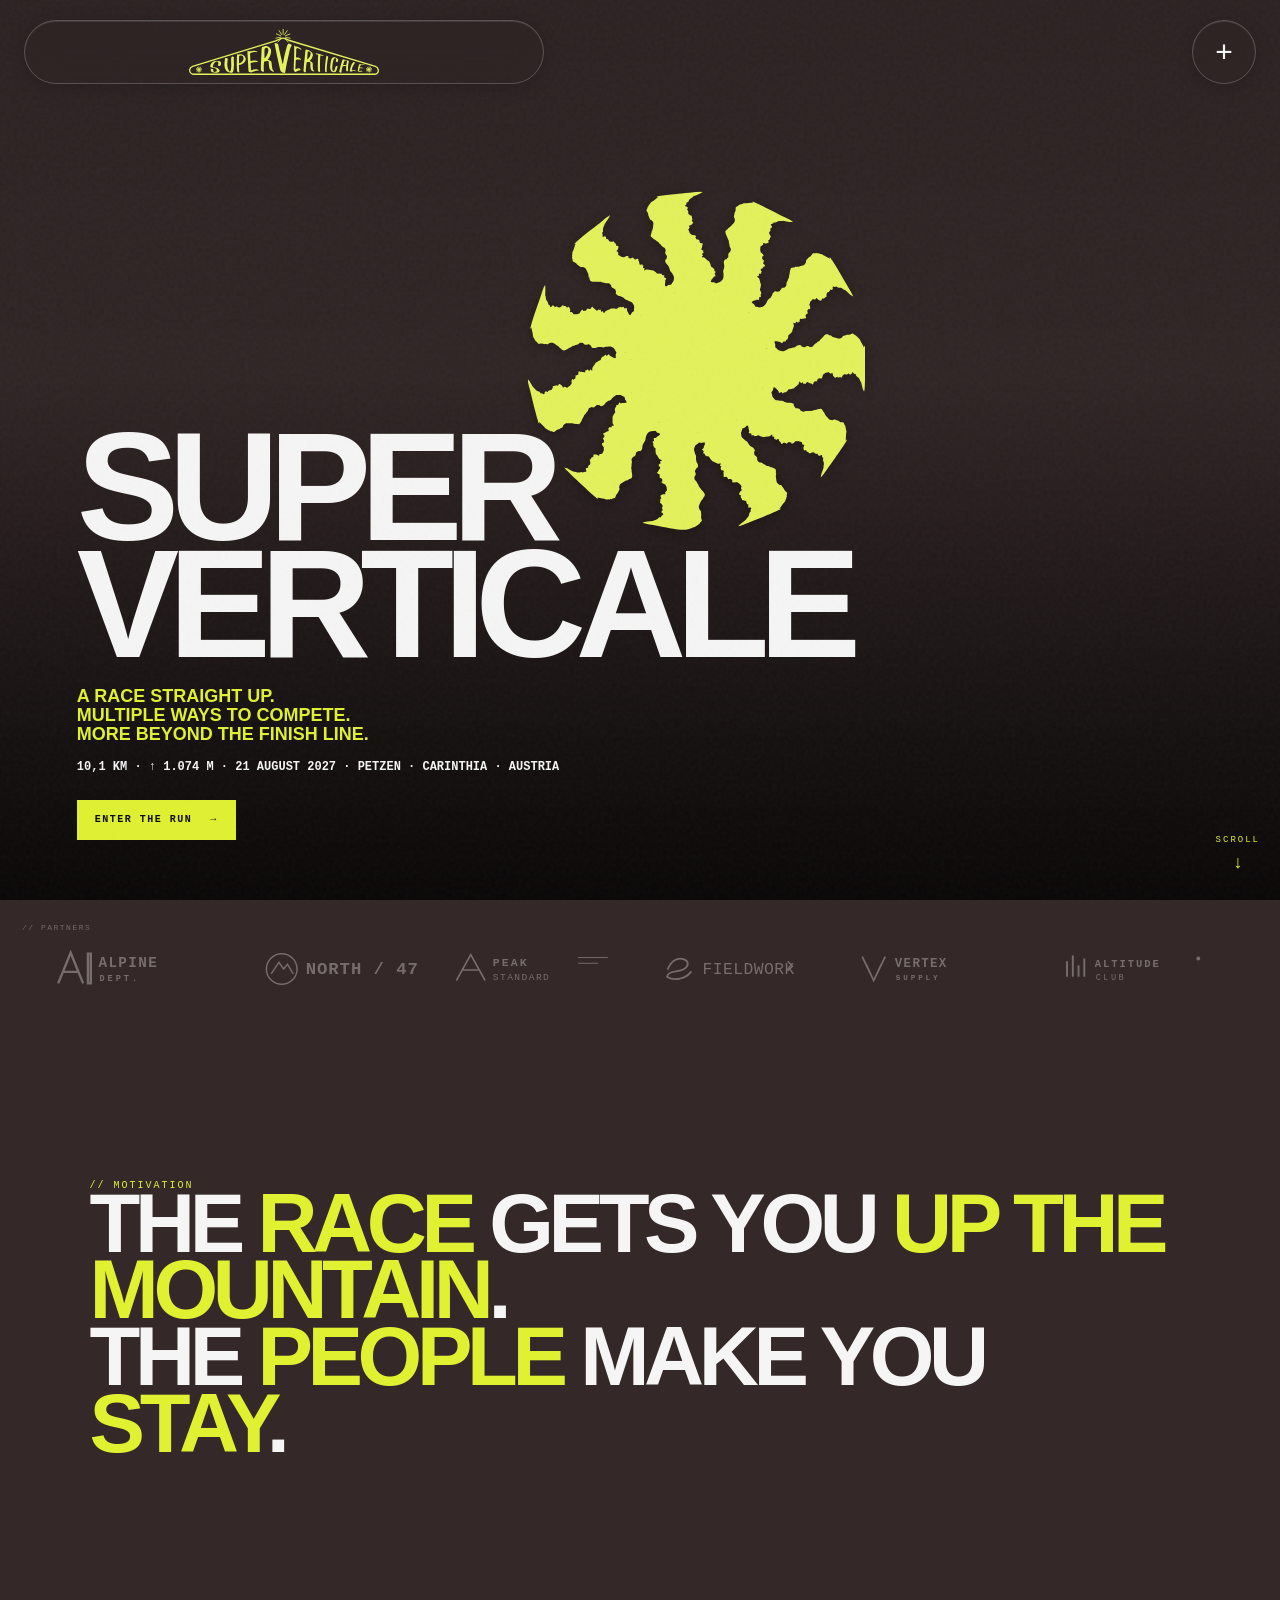
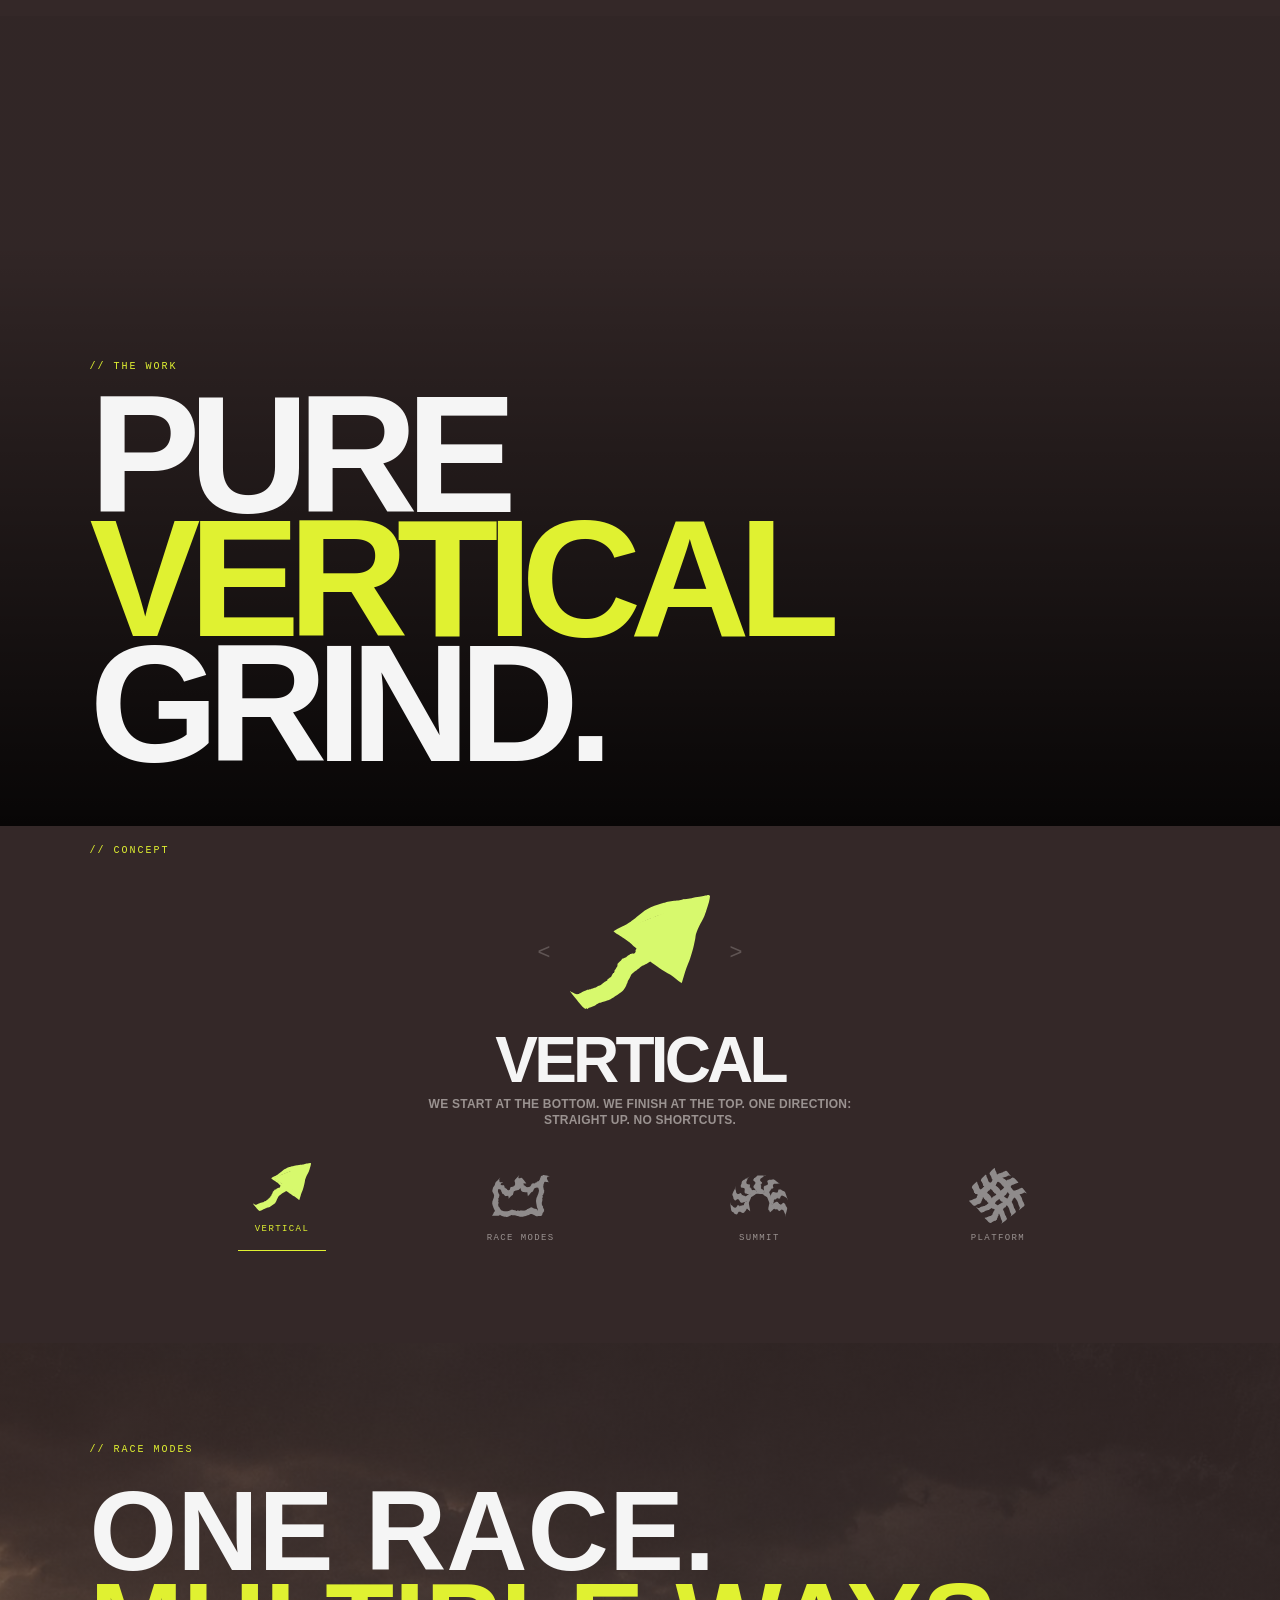
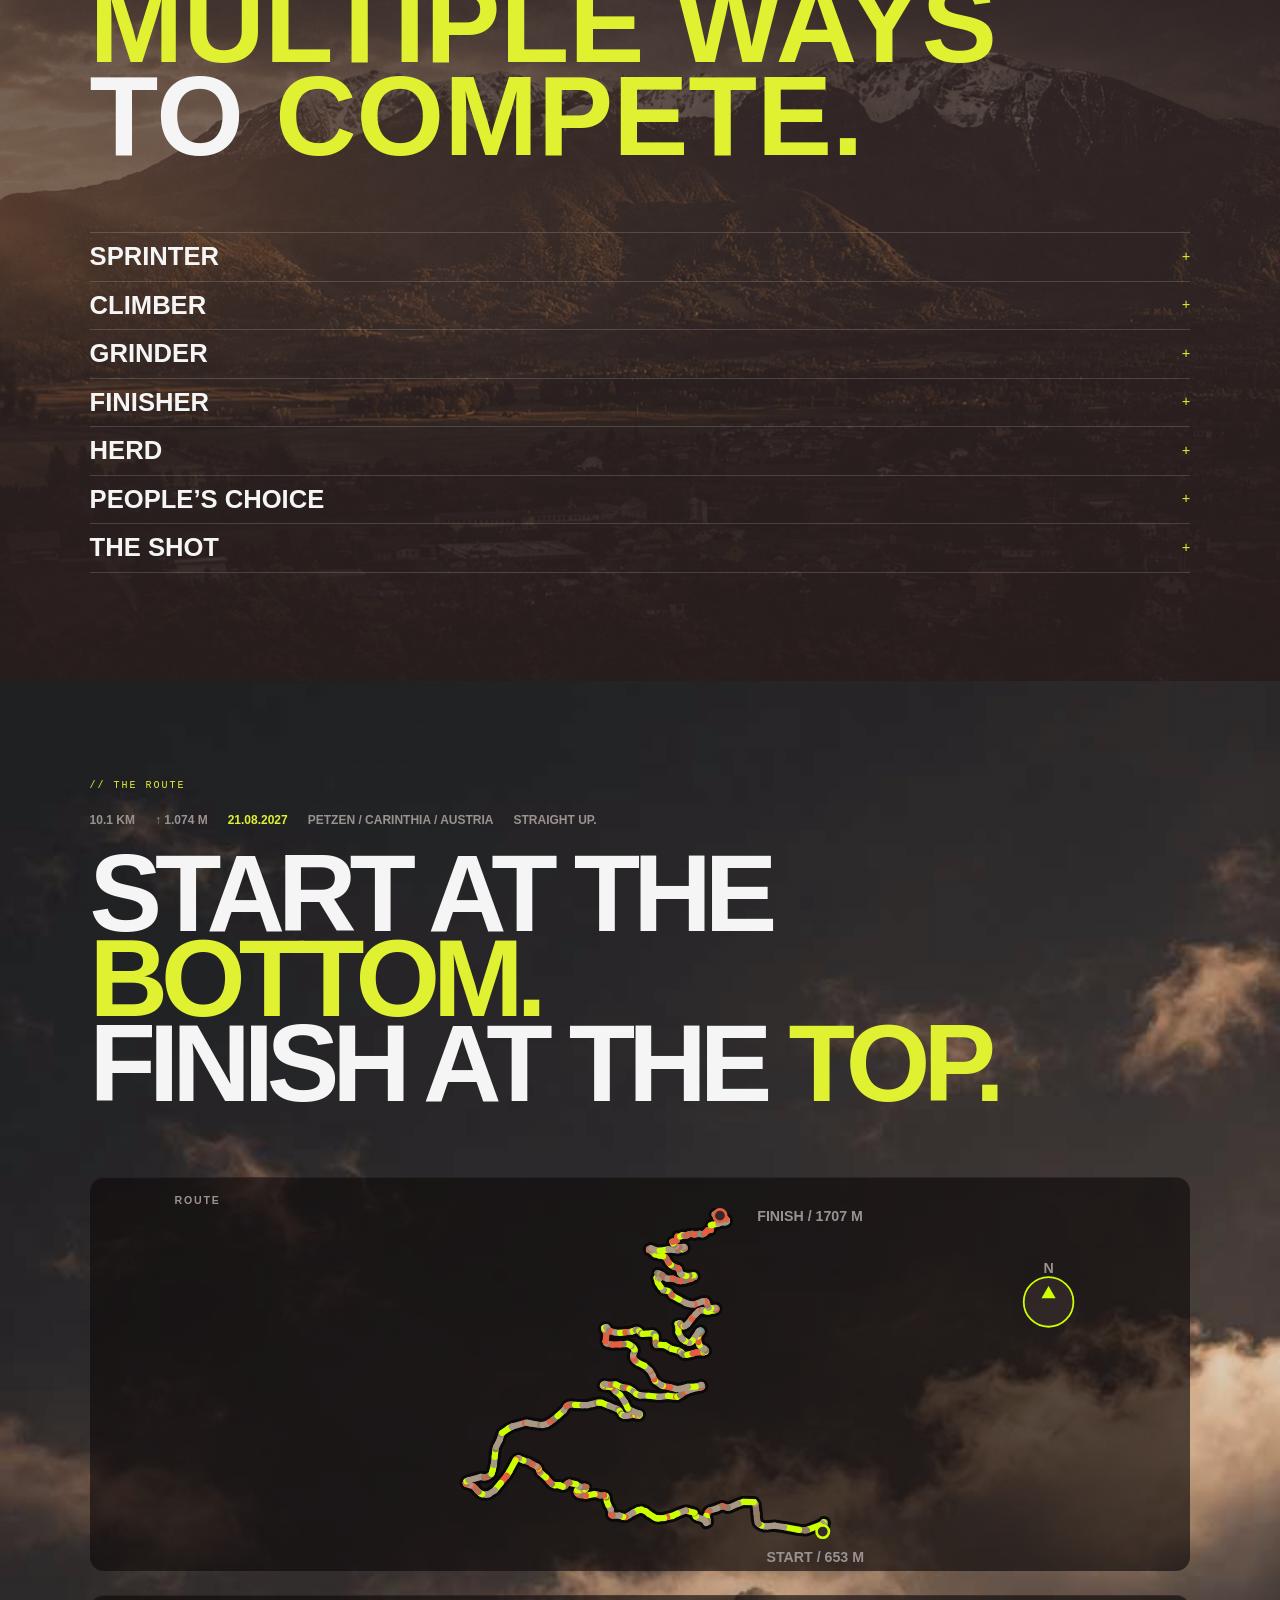
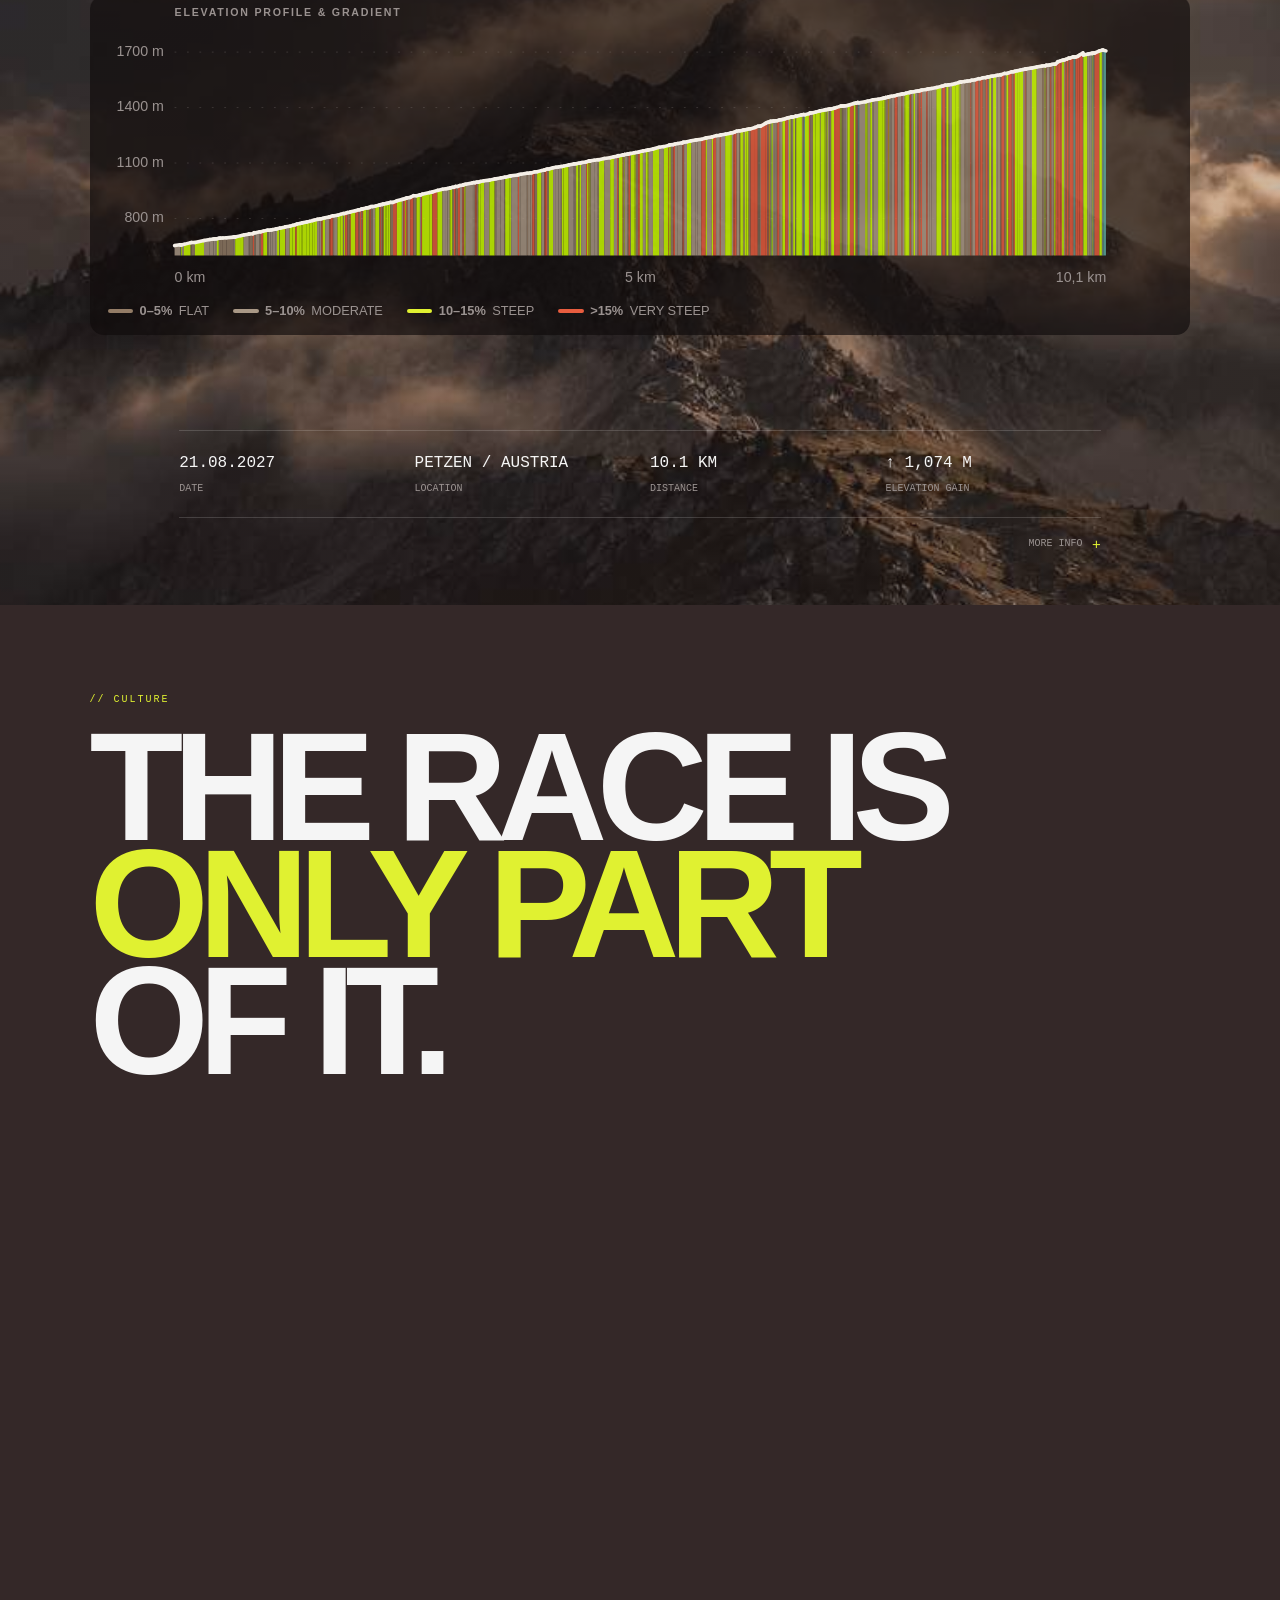
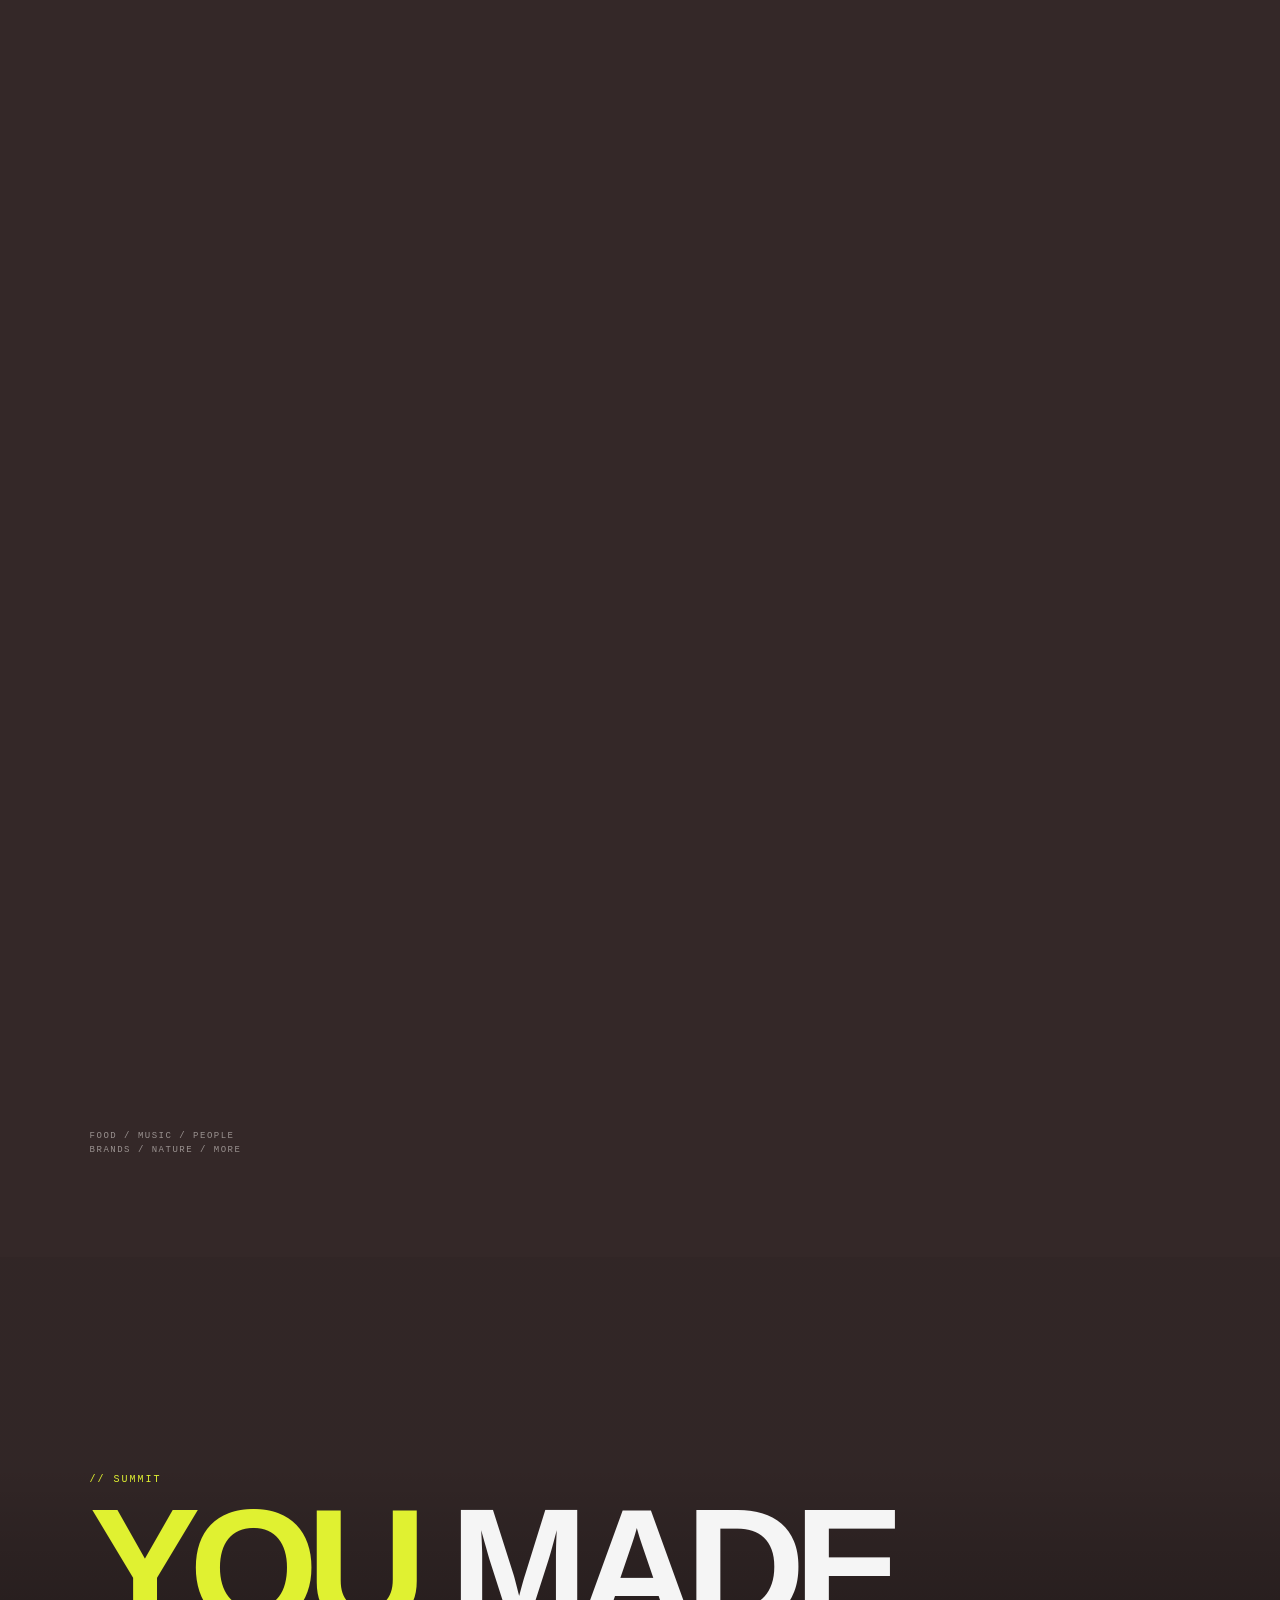
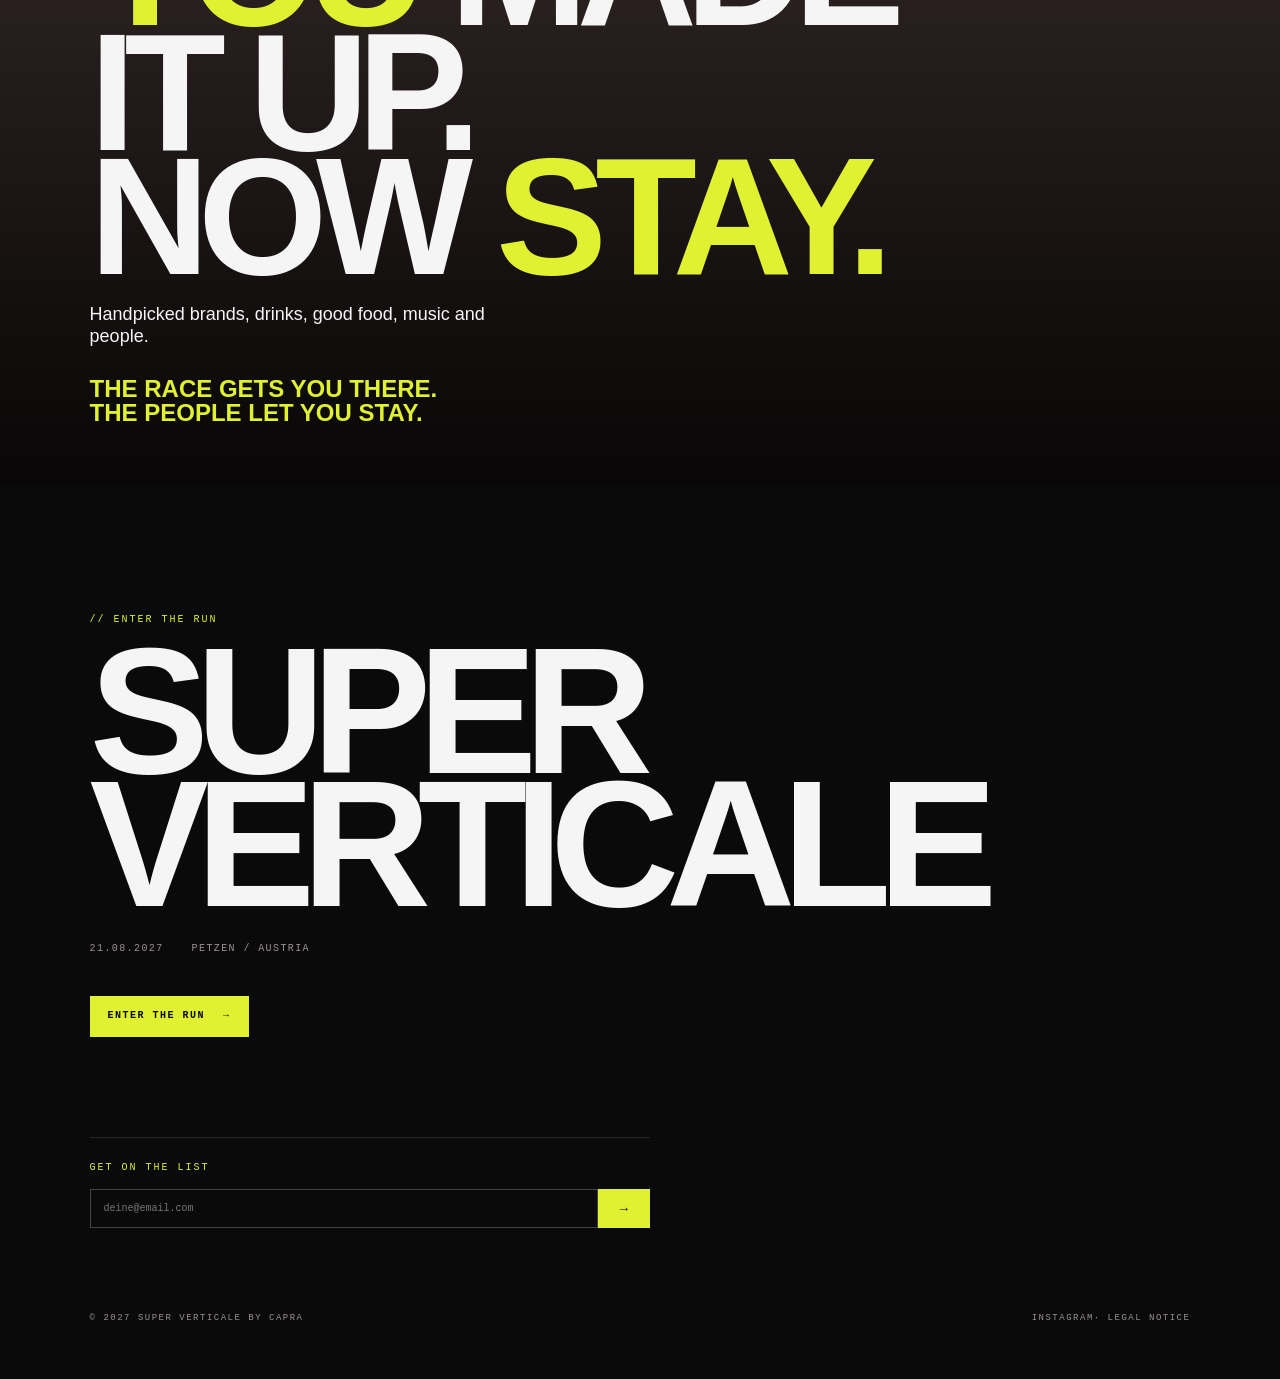
<file: index.html>
<!doctype html>
<html lang="en">
<head>
  <meta charset="UTF-8">
  <meta name="viewport" content="width=device-width, initial-scale=1.0, viewport-fit=cover">
  <meta name="theme-color" content="#342828">
  <title>Super Verticale</title>

  <noscript><meta http-equiv="refresh" content="0; url=/mystery.html"></noscript>
  <script src="/js/site-config.js"></script>
  <script src="/js/entry.js"></script>

  <link rel="stylesheet" href="css/variables.css">
  <link rel="stylesheet" href="css/base.css">
  <link rel="stylesheet" href="css/components.css">
  <link rel="stylesheet" href="css/sections.css">
  <link rel="stylesheet" href="css/responsive.css">
</head>

<body data-concept-variant="wheel">

  <!-- iOS SAFE AREA / DYNAMIC ISLAND -->
  <div class="ios-safe-area" aria-hidden="true"></div>

  <div class="page">

    <header class="site-header">
      <a href="#top" aria-label="Super Verticale home">
        <img class="logo" src="assets/logos/SuperVerticale.svg" alt="Super Verticale">
      </a>

      <nav class="nav" aria-label="Main navigation">
        <a href="#motivation">Motivation</a>
        <a href="#concept">Concept</a>
        <a href="#race-modes">Race Modes</a>
        <a href="#route">Route</a>
      </nav>

      <button class="header-menu" type="button" aria-label="Open menu" aria-expanded="false">
        +
      </button>
    </header>

    <!-- MOBILE MENU -->
    <div class="mobile-menu" id="mobile-menu">
      <nav aria-label="Mobile navigation">
        <a href="#motivation">Motivation</a>
        <a href="#concept">Concept</a>
        <a href="#race-modes">Race Modes</a>
        <a href="#route">Route</a>
        <a class="menu-cta" href="https://luma.com/i/ApF9Z4wEPd" target="_blank" rel="noopener noreferrer">Enter the Run</a>
      </nav>
    </div>

    <main id="top" class="production-page">

      <!-- HERO -->
      <section class="hero">
        <video autoplay muted loop playsinline preload="metadata" aria-label="Super Verticale hero video">
          <source src="assets/videos/Mountain_Capra_Hero.mp4" type="video/mp4">
        </video>

        <img class="hero-logo" src="assets/logos/icons/Icon_swirl.svg" alt="Super Verticale Icons">

        <div class="hero-content">
          <h1 class="hero-title">Super<br>Verticale</h1>

          <p class="hero-sub">
            A race straight up.<br>
            Multiple ways to compete.<br>
            More beyond the finish line.
          </p>

          <div class="hero-facts micro">
            10,1 KM · ↑ 1.074 M · 21 AUGUST 2027 · PETZEN · Carinthia · AUSTRIA
          </div>

          <a class="cta" href="https://luma.com/i/ApF9Z4wEPd" target="_blank" rel="noopener noreferrer">
            Enter the Run <span>→</span>
          </a>
        </div>

        <div class="scroll-cue">Scroll</div>
      </section>

      <!-- PARTNERS -->
      <section class="partners" aria-label="Partners">
        <div class="partners-label">// Partners</div>
        <div class="partners-list" aria-label="Placeholder partner logos">
          <div class="partners-track">
            <div class="partners-group">
              <div class="partner-logo" data-partner="alpine-dept">
                <svg viewBox="0 0 164 48" role="img" aria-label="Alpine Department">
                  <path d="M5 39 18 7l13 32M10 27h16M36 8h3v31h-3z" fill="none" stroke="currentColor" stroke-width="2.5" />
                  <text x="47" y="22" font-size="15" font-weight="800" letter-spacing="1.4">ALPINE</text>
                  <text x="48" y="37" font-size="9" font-weight="600" letter-spacing="3.1">DEPT.</text>
                </svg>
              </div>
              <div class="partner-logo" data-partner="north-47">
                <svg viewBox="0 0 151 48" role="img" aria-label="North Forty Seven">
                  <circle cx="22" cy="24" r="16" fill="none" stroke="currentColor" stroke-width="1.5" />
                  <path d="m11 29 8-12 5 7 4-5 6 10" fill="none" stroke="currentColor" stroke-width="1.5" />
                  <text x="47" y="29" font-size="18" font-weight="700" letter-spacing="1">NORTH / 47</text>
                </svg>
              </div>
              <div class="partner-logo" data-partner="peak-standard">
                <svg viewBox="0 0 172 48" role="img" aria-label="Peak Standard">
                  <path d="M5 36 20 9l15 27M12 25h16" fill="none" stroke="currentColor" stroke-width="1.7" />
                  <text x="43" y="21" font-size="12" font-weight="800" letter-spacing="2.2">PEAK</text>
                  <text x="43" y="36" font-size="10" font-weight="500" letter-spacing="1.5">STANDARD</text>
                  <path d="M132 12h31M132 18h21" stroke="currentColor" stroke-width="1" />
                </svg>
              </div>
              <div class="partner-logo" data-partner="fieldwork">
                <svg viewBox="0 0 154 48" role="img" aria-label="Fieldwork">
                  <path d="M7 24c3-8 10-13 17-10 5 2 5 7 0 10-7 4-16 1-18 8 8 5 20 2 25-5" fill="none" stroke="currentColor" stroke-width="1.8" stroke-linecap="round" />
                  <text x="43" y="29" font-size="17" font-weight="500" letter-spacing=".5">FIELDWORK</text>
                  <path d="m132 16 5 5-5 5" fill="none" stroke="currentColor" stroke-width="1.5" />
                </svg>
              </div>
              <div class="partner-logo" data-partner="vertex-supply">
                <svg viewBox="0 0 166 48" role="img" aria-label="Vertex Supply">
                  <path d="M6 11 18 36 30 11M10 19l8 17 8-17" fill="none" stroke="currentColor" stroke-width="1.8" />
                  <text x="40" y="22" font-size="13" font-weight="800" letter-spacing="1.4">VERTEX</text>
                  <text x="41" y="36" font-size="8" font-weight="600" letter-spacing="3">SUPPLY</text>
                </svg>
              </div>
              <div class="partner-logo" data-partner="altitude-club">
                <svg viewBox="0 0 160 48" role="img" aria-label="Altitude Club">
                  <path d="M7 32V16m6 16V10m6 22V20m6 12V13" stroke="currentColor" stroke-width="2" />
                  <text x="36" y="22" font-size="11" font-weight="700" letter-spacing="2">ALTITUDE</text>
                  <text x="37" y="36" font-size="9" font-weight="500" letter-spacing="2.5">CLUB</text>
                  <circle cx="144" cy="13" r="2" fill="currentColor" />
                </svg>
              </div>
            </div>
            <div class="partners-group" aria-hidden="true">
              <div class="partner-logo" data-partner="alpine-dept">
                <svg viewBox="0 0 164 48" role="img" aria-label="Alpine Department">
                  <path d="M5 39 18 7l13 32M10 27h16M36 8h3v31h-3z" fill="none" stroke="currentColor" stroke-width="2.5" />
                  <text x="47" y="22" font-size="15" font-weight="800" letter-spacing="1.4">ALPINE</text>
                  <text x="48" y="37" font-size="9" font-weight="600" letter-spacing="3.1">DEPT.</text>
                </svg>
              </div>
              <div class="partner-logo" data-partner="north-47">
                <svg viewBox="0 0 151 48" role="img" aria-label="North Forty Seven">
                  <circle cx="22" cy="24" r="16" fill="none" stroke="currentColor" stroke-width="1.5" />
                  <path d="m11 29 8-12 5 7 4-5 6 10" fill="none" stroke="currentColor" stroke-width="1.5" />
                  <text x="47" y="29" font-size="18" font-weight="700" letter-spacing="1">NORTH / 47</text>
                </svg>
              </div>
              <div class="partner-logo" data-partner="peak-standard">
                <svg viewBox="0 0 172 48" role="img" aria-label="Peak Standard">
                  <path d="M5 36 20 9l15 27M12 25h16" fill="none" stroke="currentColor" stroke-width="1.7" />
                  <text x="43" y="21" font-size="12" font-weight="800" letter-spacing="2.2">PEAK</text>
                  <text x="43" y="36" font-size="10" font-weight="500" letter-spacing="1.5">STANDARD</text>
                  <path d="M132 12h31M132 18h21" stroke="currentColor" stroke-width="1" />
                </svg>
              </div>
              <div class="partner-logo" data-partner="fieldwork">
                <svg viewBox="0 0 154 48" role="img" aria-label="Fieldwork">
                  <path d="M7 24c3-8 10-13 17-10 5 2 5 7 0 10-7 4-16 1-18 8 8 5 20 2 25-5" fill="none" stroke="currentColor" stroke-width="1.8" stroke-linecap="round" />
                  <text x="43" y="29" font-size="17" font-weight="500" letter-spacing=".5">FIELDWORK</text>
                  <path d="m132 16 5 5-5 5" fill="none" stroke="currentColor" stroke-width="1.5" />
                </svg>
              </div>
              <div class="partner-logo" data-partner="vertex-supply">
                <svg viewBox="0 0 166 48" role="img" aria-label="Vertex Supply">
                  <path d="M6 11 18 36 30 11M10 19l8 17 8-17" fill="none" stroke="currentColor" stroke-width="1.8" />
                  <text x="40" y="22" font-size="13" font-weight="800" letter-spacing="1.4">VERTEX</text>
                  <text x="41" y="36" font-size="8" font-weight="600" letter-spacing="3">SUPPLY</text>
                </svg>
              </div>
              <div class="partner-logo" data-partner="altitude-club">
                <svg viewBox="0 0 160 48" role="img" aria-label="Altitude Club">
                  <path d="M7 32V16m6 16V10m6 22V20m6 12V13" stroke="currentColor" stroke-width="2" />
                  <text x="36" y="22" font-size="11" font-weight="700" letter-spacing="2">ALTITUDE</text>
                  <text x="37" y="36" font-size="9" font-weight="500" letter-spacing="2.5">CLUB</text>
                  <circle cx="144" cy="13" r="2" fill="currentColor" />
                </svg>
              </div>
            </div>
          </div>
        </div>
      </section>

      <!-- BIG STATEMENT -->
      <section class="statement" id="motivation">
        <div>
          <div class="eyebrow">// Motivation</div>
          <h2>
            The <span>Race</span> gets you <span>up the mountain</span>. <br>
            The <span>people</span> make you <span>stay</span>.
          </h2>
        </div>
      </section>

      <!-- MOVEMENT -->
      <template id="movement-section-template">
      <section class="movement">
        <div class="movement-frame">
          <video autoplay muted loop playsinline preload="metadata">
            <source src="assets/wine_uphill_straight_front.mp4" type="video/mp4">
          </video>

          <div class="movement-meta micro">
            46°32′12″N<br>
            14°48′36″E<br>
            Petzen / Austria
          </div>
        </div>
      </section>
      </template>

      <!-- EVENT -->
      <template id="event-section-template">
      <section class="event-intro" id="event">
        <div class="event-visual">
          <video autoplay muted loop playsinline preload="metadata" aria-hidden="true">
            <source src="assets/wine_steep_left_right.mp4" type="video/mp4">
          </video>

          <div class="event-overlay">
            <div class="event-title">
              <div class="eyebrow">// Event</div>

              <div class="event-intro-grid">
                <h2>Reopening the<br><span>mountain</span> for<br>something<br><span>new.</span></h2>
              </div>
            </div>

            <button class="event-note-toggle" type="button" aria-label="Show full Event note" aria-expanded="false" aria-controls="event-note-content">
              <span class="event-note-teaser">We're reactivating<br>underused lift and hut<br>infrastructure…</span>
              <span class="event-note-expanded" id="event-note-content" aria-hidden="true">
                <span class="event-note-copy">
                  <span>We’re reactivating underused lift and hut infrastructure, turning the mountain into our stage.</span>
                  <span>Super Verticale is much more than a trail run. It’s a gathering for those who live for uncompromising mountain sports, good food and music vibes, and the culture of nature.</span>
                </span>
              </span>
              <span class="event-note-indicator" aria-hidden="true">+</span>
            </button>
          </div>
        </div>
      </section>
      </template>

      <!-- ROUTE -->
      <section class="route-section" id="route">
        <div class="eyebrow">// The Route</div>

        <div class="route-facts" aria-label="Race facts">
          <div class="route-facts-row">
            <span>10.1 KM</span>
            <span>↑ 1.074 M</span>
            <span class="route-facts-date">21.08.2027</span>
            <span>Petzen / Carinthia / Austria</span>
            <span>Straight up.</span>
          </div>
        </div>

        <div class="route-head">
          <h2>
            Start at the <span>bottom.</span><br>
            Finish at the <span>top.</span>
          </h2>
        </div>

        <div class="route-interactive">
          <div class="route-visual-card">
            <svg id="route-chart" viewBox="0 0 1200 410" role="img" aria-label="Petzen route visualization">
              <g id="route-layer"></g>
              <g id="route-interaction-layer"></g>
            </svg>
          </div>

          <div class="elevation-card">
            <svg id="profile-chart" viewBox="0 420 1200 330" role="img" aria-label="Petzen elevation profile">
              <g id="profile-layer"></g>
              <g id="profile-interaction-layer"></g>
            </svg>

            <div class="route-legend" aria-label="Slope legend">
              <span><i class="route-swatch route-flat"></i><b>0–5%</b> FLAT</span>
              <span><i class="route-swatch route-moderate"></i><b>5–10%</b> MODERATE</span>
              <span><i class="route-swatch route-steep"></i><b>10–15%</b> STEEP</span>
              <span><i class="route-swatch route-very-steep"></i><b>&gt;15%</b> VERY STEEP</span>
            </div>
          </div>
        </div>

        <!-- EVENT DATA -->
        <div class="data">
          <dl class="data-primary" aria-label="Essential race facts"></dl>

          <button class="data-toggle" type="button" aria-expanded="false" aria-controls="event-data-details" aria-label="Show more event info">
            <span>More info</span>
            <span class="data-toggle-indicator" aria-hidden="true">+</span>
          </button>

          <dl class="data-source" hidden>
            <div class="data-row" data-primary data-primary-label="Date"><dt>Date</dt><dd>21.08.2027</dd></div>
            <div class="data-row" data-primary data-primary-label="Location" data-primary-value="Petzen / Austria"><dt>Location</dt><dd>Petzen-Bergbahnen / Austria</dd></div>
            <div class="data-row" data-primary data-primary-label="Distance"><dt>Distance</dt><dd>10.1 km</dd></div>
            <div class="data-row" data-primary data-primary-label="Elevation Gain" data-primary-prefix="↑"><dt>Elevation Gain</dt><dd>1,074 m</dd></div>
          </dl>

          <div class="data-details" id="event-data-details" aria-hidden="true" inert>
            <div class="data-details-inner">
              <dl class="data-grid">
                <div class="data-row data-row-text"><dt>Location</dt><dd>The Petzen — a landmark of Southern Carinthia, rising above the Jaun Valley on the Austrian-Slovenian border. Once a dividing line, today a place that connects cultures, communities and mountains. A fitting stage for pushing boundaries.</dd></div>
                <div class="data-row data-row-text"><dt>Terrain</dt><dd>Gravel terrain throughout. We use existing mountain infrastructure and paths to create the route, working with the landscape rather than building new trails.</dd></div>
                <div class="data-row data-row-text data-row-full"><dt class="visually-hidden">Event Info</dt><dd>More info coming soon</dd></div>
              </dl>
            </div>
          </div>
        </div>
      </section>

      <!-- WORK -->
      <section class="work">
        <video autoplay muted loop playsinline preload="metadata" aria-hidden="true">
          <source src="assets/wine_foot.mp4" type="video/mp4">
        </video>

        <div>
          <div class="eyebrow">// The Work</div>
          <h2>Pure<br><span>Vertical</span><br>Grind.</h2>
        </div>
      </section>

      <!-- CONCEPT -->
      <section class="concept" id="concept">
        <div class="concept-head">
          <div class="eyebrow">// Concept</div>
        </div>

        <div class="concept-selector" aria-live="polite" aria-atomic="true">
          <div class="concept-display">
            <div class="concept-display-icon-row">
              <button class="concept-display-arrow" type="button" aria-label="Previous concept">&lt;</button>
              <div class="concept-display-icon">
                <img src="assets/logos/icons/Icon_Vertical.svg" alt="" aria-hidden="true">
              </div>
              <button class="concept-display-arrow" type="button" aria-label="Next concept">&gt;</button>
            </div>

            <div class="concept-display-copy">
              <h3 class="concept-display-title">VERTICAL</h3>
              <p class="concept-display-description">WE START AT THE BOTTOM. WE FINISH AT THE TOP. One direction: straight up. no shortcuts.</p>
            </div>
          </div>

          <div class="concept-selector-list" role="tablist" aria-label="Select concept">
            <button class="concept-selector-item is-active" type="button" data-concept="vertical" aria-label="Vertical concept" aria-selected="true" role="tab" aria-controls="concept-display-panel">
              <img src="assets/logos/icons/Icon_Vertical.svg" alt="" aria-hidden="true">
              <span>VERTICAL</span>
            </button>
            <button class="concept-selector-item" type="button" data-concept="experience" aria-label="Experience concept" aria-selected="false" role="tab" aria-controls="concept-display-panel">
              <img src="assets/logos/icons/Icon_RaceModes.svg" alt="" aria-hidden="true">
              <span>RACE MODES</span>
            </button>
            <button class="concept-selector-item" type="button" data-concept="curated" aria-label="Curated concept" aria-selected="false" role="tab" aria-controls="concept-display-panel">
              <img src="assets/logos/icons/Icon_Summit.svg" alt="" aria-hidden="true">
              <span>SUMMIT</span>
            </button>
            <button class="concept-selector-item" type="button" data-concept="community" aria-label="Community concept" aria-selected="false" role="tab" aria-controls="concept-display-panel">
              <img src="assets/logos/icons/Icon_Platform.svg" alt="" aria-hidden="true">
              <span>PLATFORM</span>
            </button>
          </div>
        </div>

        <div class="concept-horizontal" aria-label="Concept selection" aria-live="polite" aria-atomic="true">
          <div class="concept-horizontal-display">
            <div class="concept-horizontal-display-icon">
              <img src="assets/logos/icons/Icon_Vertical.svg" alt="" aria-hidden="true">
            </div>
            <div class="concept-horizontal-display-copy">
              <h3 class="concept-horizontal-display-title">VERTICAL</h3>
              <p class="concept-horizontal-display-description">WE START AT THE BOTTOM. WE FINISH AT THE TOP. One direction: straight up. no shortcuts.</p>
            </div>
          </div>

          <div class="concept-horizontal-nav" role="tablist" aria-label="Select concept">
            <button class="concept-horizontal-nav-item is-active" type="button" data-concept="vertical" aria-label="Vertical concept" aria-selected="true" role="tab" aria-controls="concept-horizontal-panel">
              <img src="assets/logos/icons/Icon_Vertical.svg" alt="" aria-hidden="true">
              <span>VERTICAL</span>
            </button>
            <button class="concept-horizontal-nav-item" type="button" data-concept="experience" aria-label="Experience concept" aria-selected="false" role="tab" aria-controls="concept-horizontal-panel">
              <img src="assets/logos/icons/Icon_RaceModes.svg" alt="" aria-hidden="true">
              <span>RACE MODES</span>
            </button>
            <button class="concept-horizontal-nav-item" type="button" data-concept="curated" aria-label="Curated concept" aria-selected="false" role="tab" aria-controls="concept-horizontal-panel">
              <img src="assets/logos/icons/Icon_Summit.svg" alt="" aria-hidden="true">
              <span>SUMMIT</span>
            </button>
            <button class="concept-horizontal-nav-item" type="button" data-concept="community" aria-label="Community concept" aria-selected="false" role="tab" aria-controls="concept-horizontal-panel">
              <img src="assets/logos/icons/Icon_Platform.svg" alt="" aria-hidden="true">
              <span>PLATFORM</span>
            </button>
          </div>
        </div>
      </section>

      <!-- RACE MODES -->
      <section class="race-modes" id="race-modes">
        <div class="race-modes-inner">
          <div class="eyebrow">// RACE MODES</div>

          <div class="race-modes-head">
            <h2>ONE RACE.<br><span>MULTIPLE</span> <span>WAYS</span><br>TO <span>COMPETE.</span></h2>
          </div>

          <div class="race-modes-list">
            <article class="race-mode">
              <h3 class="race-mode-heading">
                <button class="race-mode-trigger" type="button" aria-expanded="false" aria-controls="race-mode-sprinter">
                  <span class="race-mode-name">SPRINTER</span>
                  <span class="race-mode-icon" aria-hidden="true">+</span>
                </button>
              </h3>
              <div class="race-mode-panel" id="race-mode-sprinter" aria-hidden="true" inert><div><p class="race-mode-description"><strong class="race-mode-lead">Fastest overall wins.</strong> From the start at the bottom to the finish at the top, every second counts. The Sprinter is the one who conquers the full 10.1 km fastest.</p></div></div>
            </article>
            <article class="race-mode">
              <h3 class="race-mode-heading">
                <button class="race-mode-trigger" type="button" aria-expanded="false" aria-controls="race-mode-climber">
                  <span class="race-mode-name">CLIMBER</span>
                  <span class="race-mode-icon" aria-hidden="true">+</span>
                </button>
              </h3>
              <div class="race-mode-panel" id="race-mode-climber" aria-hidden="true" inert><div><p class="race-mode-description"><strong class="race-mode-lead">Own the steepest section.</strong> One defined section of the course puts pure uphill power to the test. The fastest time on this section takes the Climber title.</p></div></div>
            </article>
            <article class="race-mode">
              <h3 class="race-mode-heading">
                <button class="race-mode-trigger" type="button" aria-expanded="false" aria-controls="race-mode-grinder">
                  <span class="race-mode-name">GRINDER</span>
                  <span class="race-mode-icon" aria-hidden="true">+</span>
                </button>
              </h3>
              <div class="race-mode-panel" id="race-mode-grinder" aria-hidden="true" inert><div><p class="race-mode-description"><strong class="race-mode-lead">Consistency beats speed.</strong> Split times are recorded throughout the race, and the smallest difference between your fastest and slowest split wins. It’s not about one perfect section — it’s about keeping it together from bottom to top.</p></div></div>
            </article>
            <article class="race-mode">
              <h3 class="race-mode-heading">
                <button class="race-mode-trigger" type="button" aria-expanded="false" aria-controls="race-mode-finisher">
                  <span class="race-mode-name">FINISHER</span>
                  <span class="race-mode-icon" aria-hidden="true">+</span>
                </button>
              </h3>
              <div class="race-mode-panel" id="race-mode-finisher" aria-hidden="true" inert><div><p class="race-mode-description"><strong class="race-mode-lead">Save something for the end.</strong> The final defined section is its own race. Whoever delivers the fastest finish takes the title — because sometimes the race only really starts when the legs are already burning.</p></div></div>
            </article>
            <article class="race-mode">
              <h3 class="race-mode-heading">
                <button class="race-mode-trigger" type="button" aria-expanded="false" aria-controls="race-mode-herd">
                  <span class="race-mode-name">HERD</span>
                  <span class="race-mode-icon" aria-hidden="true">+</span>
                </button>
              </h3>
              <div class="race-mode-panel" id="race-mode-herd" aria-hidden="true" inert><div><p class="race-mode-description"><strong class="race-mode-lead">Some things are better done together.</strong> Bring your crew and race as one. The Herd rewards the strongest team performance rather than a single individual result.</p></div></div>
            </article>
            <article class="race-mode">
              <h3 class="race-mode-heading">
                <button class="race-mode-trigger" type="button" aria-expanded="false" aria-controls="race-mode-peoples-choice">
                  <span class="race-mode-name">PEOPLE’S CHOICE</span>
                  <span class="race-mode-icon" aria-hidden="true">+</span>
                </button>
              </h3>
              <div class="race-mode-panel" id="race-mode-peoples-choice" aria-hidden="true" inert><div><p class="race-mode-description"><strong class="race-mode-lead">The crowd gets a say.</strong> Every runner can become a contender, regardless of their finishing time. Use the race bib to vote for the person who impressed, inspired or entertained you most.</p></div></div>
            </article>
            <article class="race-mode">
              <h3 class="race-mode-heading">
                <button class="race-mode-trigger" type="button" aria-expanded="false" aria-controls="race-mode-the-shot">
                  <span class="race-mode-name">THE SHOT</span>
                  <span class="race-mode-icon" aria-hidden="true">+</span>
                </button>
              </h3>
              <div class="race-mode-panel" id="race-mode-the-shot" aria-hidden="true" inert><div><p class="race-mode-description"><strong class="race-mode-lead">Capture the day.</strong> Submit your best Super Verticale moment and let the community decide which image tells the story of the day. It doesn’t have to be the fastest runner — it just has to be the shot people remember.</p></div></div>
            </article>
          </div>
        </div>
      </section>

      <!-- CULTURE -->
      <section class="culture" id="culture">
        <div class="culture-head">
          <div class="eyebrow">// Culture</div>
          <h2>
            The race is<br>
            <span>only part</span><br>
            of it.
          </h2>
        </div>

        <div class="culture-gallery">
          <video class="tall" autoplay muted loop playsinline preload="metadata">
            <source src="assets/wine_portrait.mp4" type="video/mp4">
          </video>

          <video autoplay muted loop playsinline preload="metadata">
            <source src="assets/wine_jump_down_up.mp4" type="video/mp4">
          </video>

          <video autoplay muted loop playsinline preload="metadata">
            <source src="assets/wine_wqalking_on_woods.mp4" type="video/mp4">
          </video>

          <video class="tall" autoplay muted loop playsinline preload="metadata">
            <source src="assets/wine_uphill_right_left.mp4" type="video/mp4">
          </video>
        </div>

        <div class="culture-note">
          Food / Music / People<br>
          Brands / Nature / More
        </div>
      </section>

      <!-- SUMMIT -->
      <section class="summit">
        <video autoplay muted loop playsinline preload="metadata" aria-hidden="true">
          <source src="assets/wine_uphill_left_right.mp4" type="video/mp4">
        </video>

        <div>
          <div class="eyebrow">// Summit</div>

          <h2><span>You</span> made<br>it up.<br>Now <span>stay.</span></h2>

          <p class="summit-copy">
            Handpicked brands, drinks, good food, music and people.
          </p>

          <p class="summit-payoff">
            The race gets you there.<br>
            The people let you stay.
          </p>
        </div>
      </section>

      <!-- FINAL CTA -->
      <section class="final">
        <div class="eyebrow">// Enter the Run</div>

        <h2>Super<br>Verticale</h2>

        <div class="final-meta micro">
          <span>21.08.2027</span>
          <span>Petzen / Austria</span>
        </div>

        <a class="cta" href="https://luma.com/i/ApF9Z4wEPd" target="_blank" rel="noopener noreferrer">
          Enter the Run <span>→</span>
        </a>

        <div class="newsletter">
          <div class="eyebrow">Get on the list</div>
          <form class="newsletter-form">
            <input type="email" placeholder="deine@email.com" aria-label="Email">
            <button type="submit">→</button>
          </form>
        </div>

      </section>
    </main>

    <footer class="footer">
      <span>© 2027 Super Verticale by Capra</span>
      <span><a href="https://www.instagram.com/superverticale" target="_blank" rel="noopener noreferrer" >Instagram</a>· <a href="legal-notice.html">Legal Notice</a></span>
    </footer>
  </div>

  <div class="route-tooltip" id="route-tooltip" role="status"></div>

  <script type="module" src="js/main.js"></script>
</body>
</html>
</file>
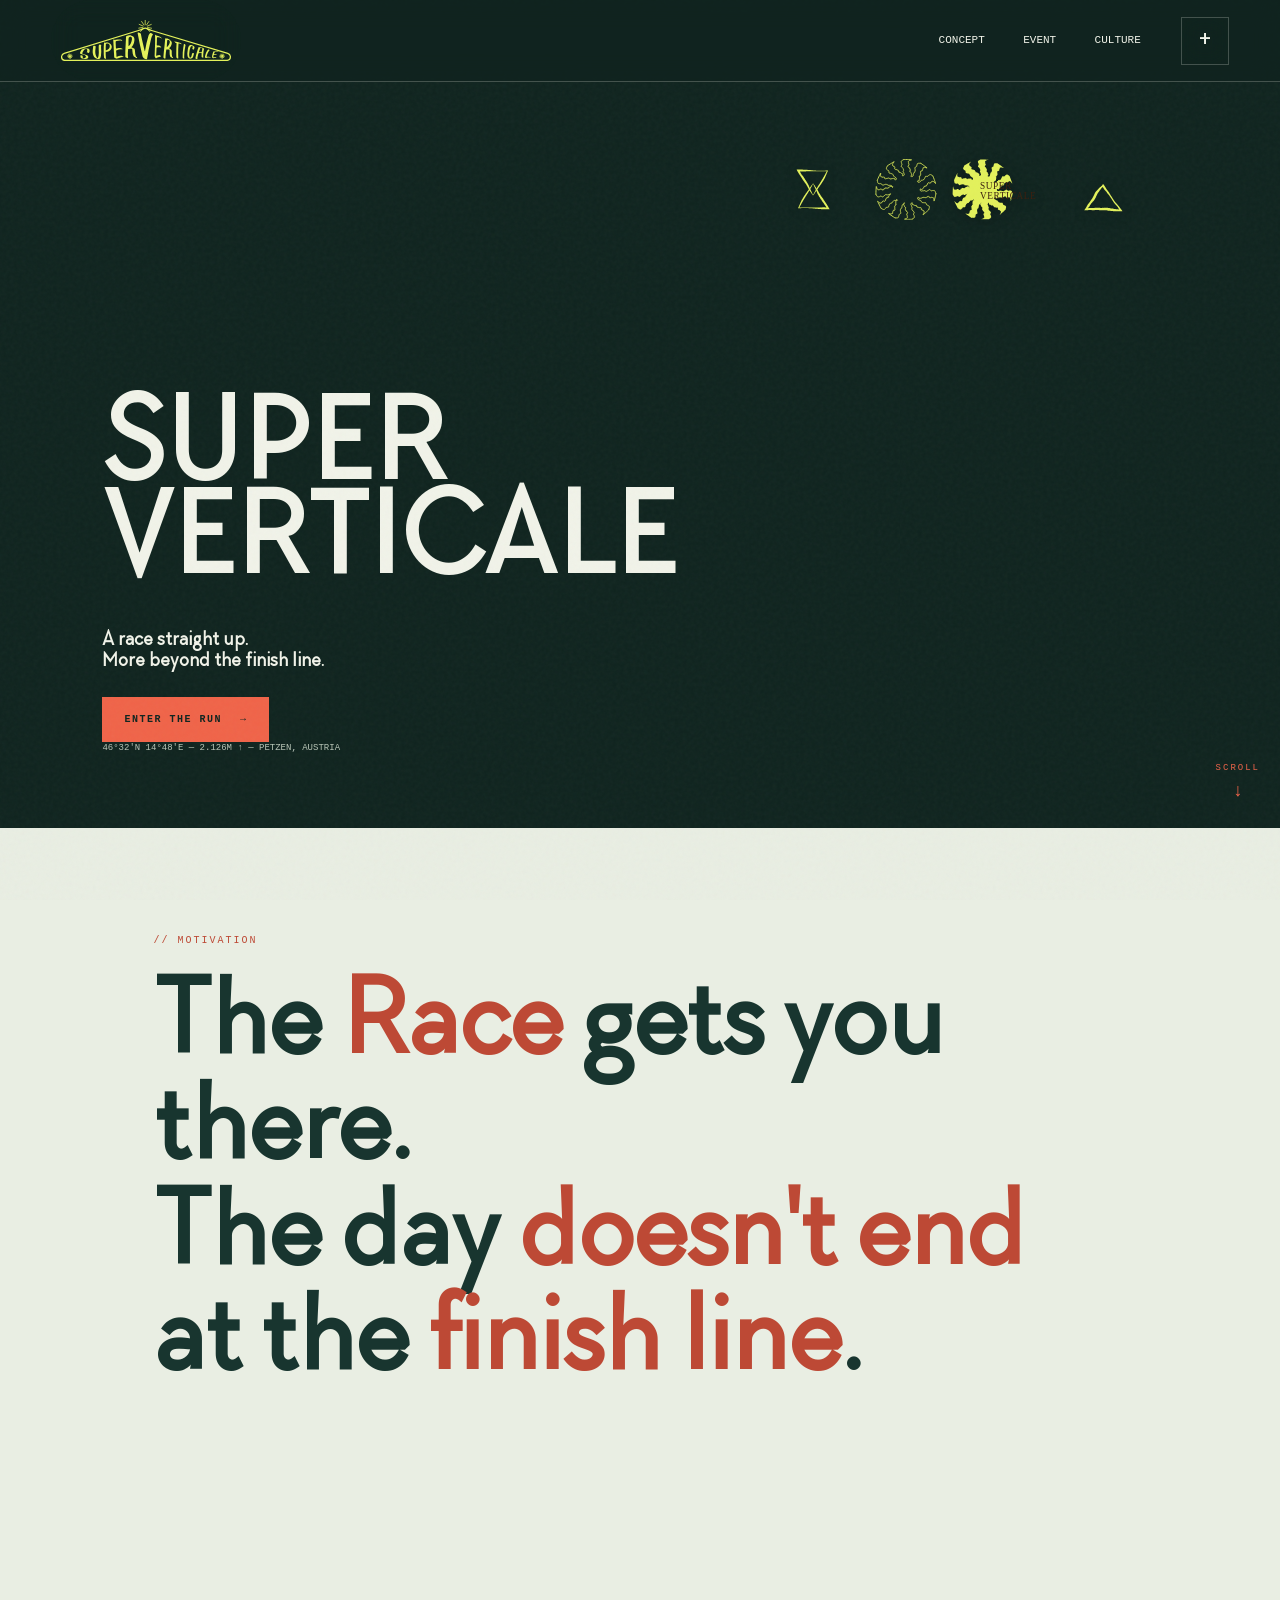
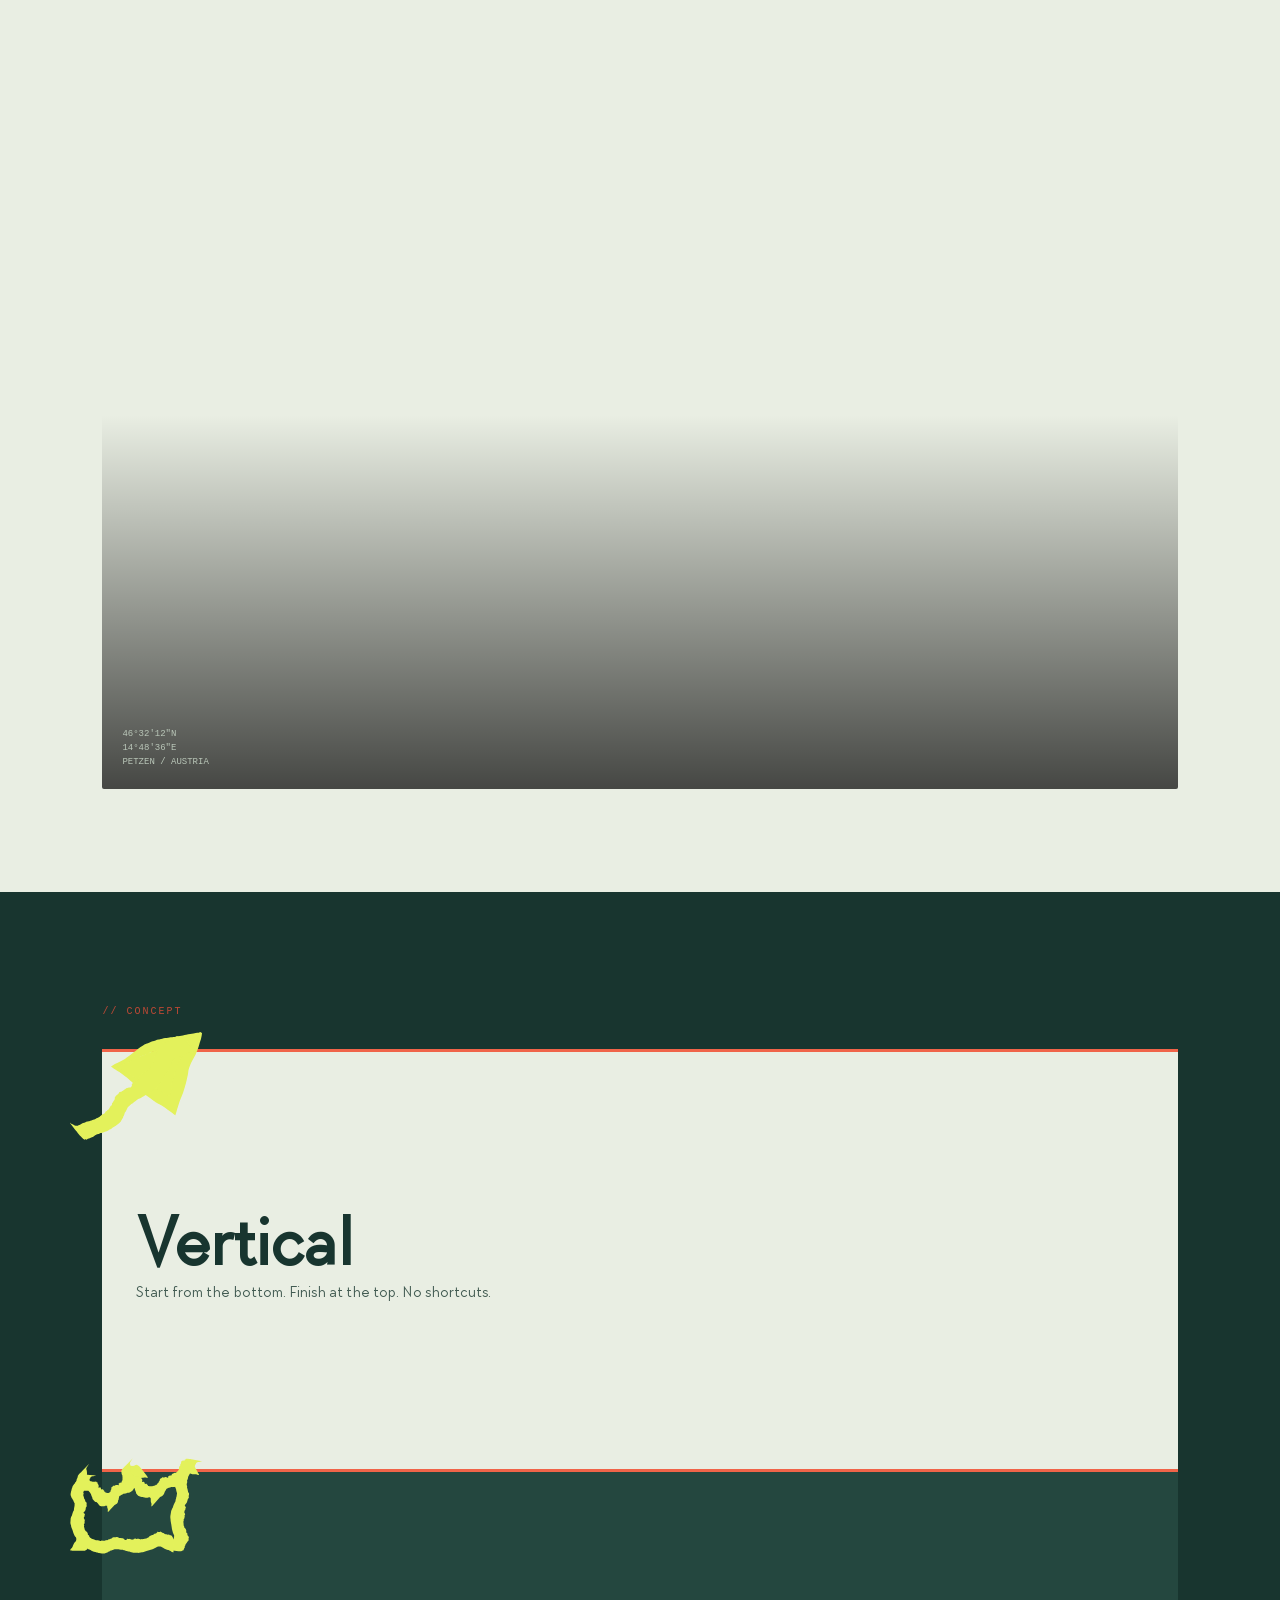
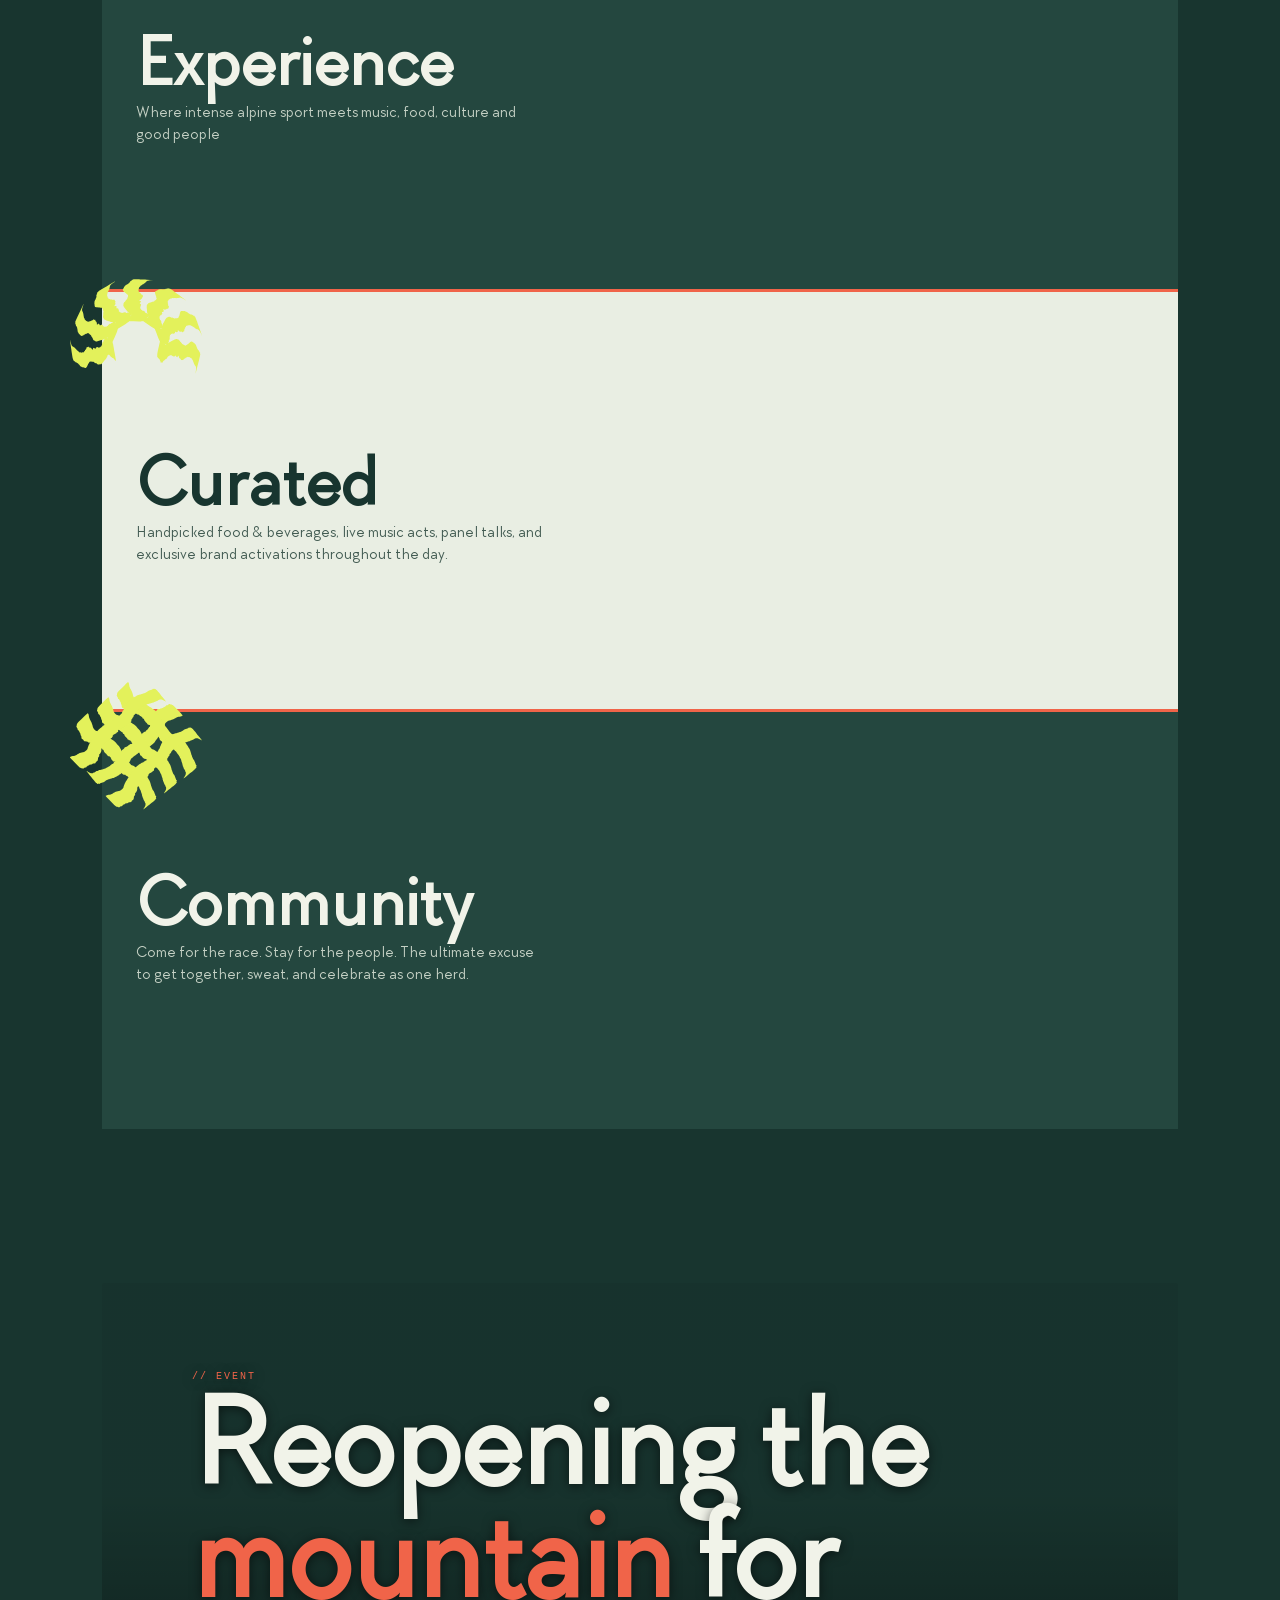
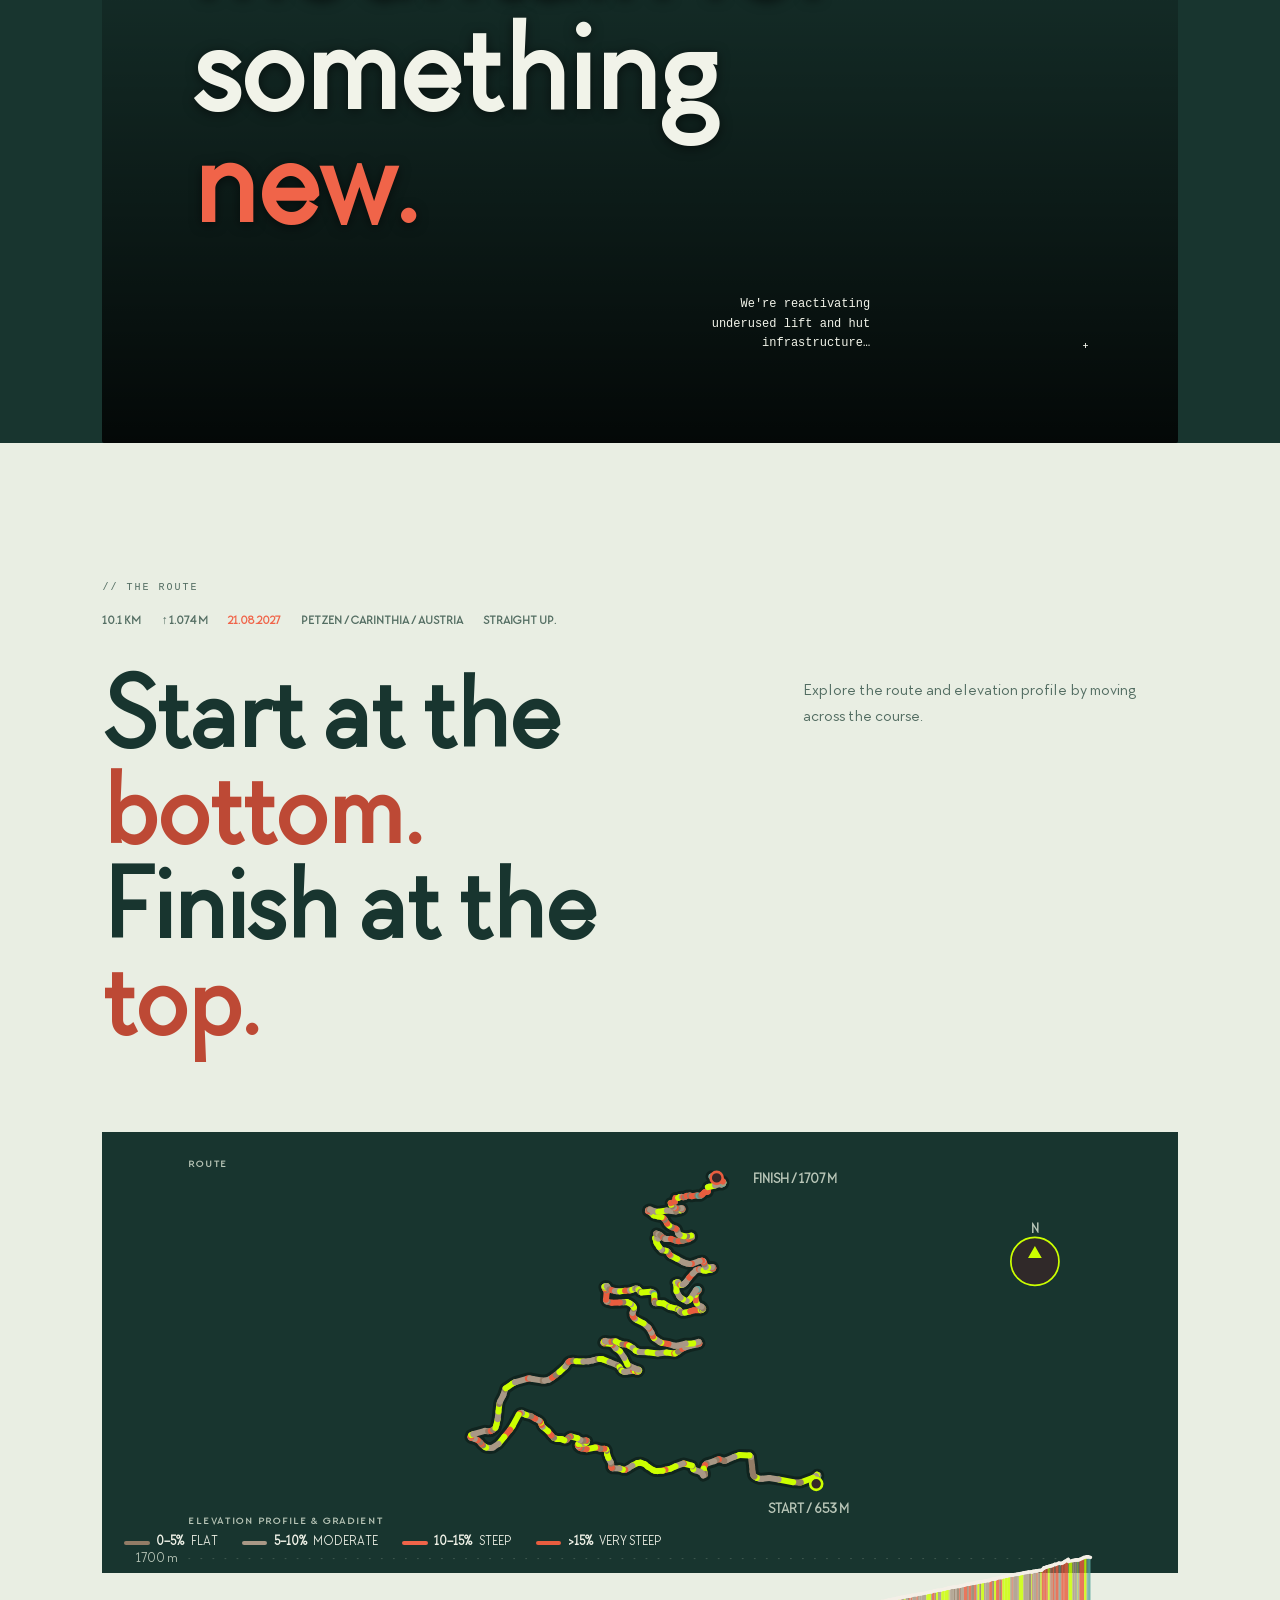
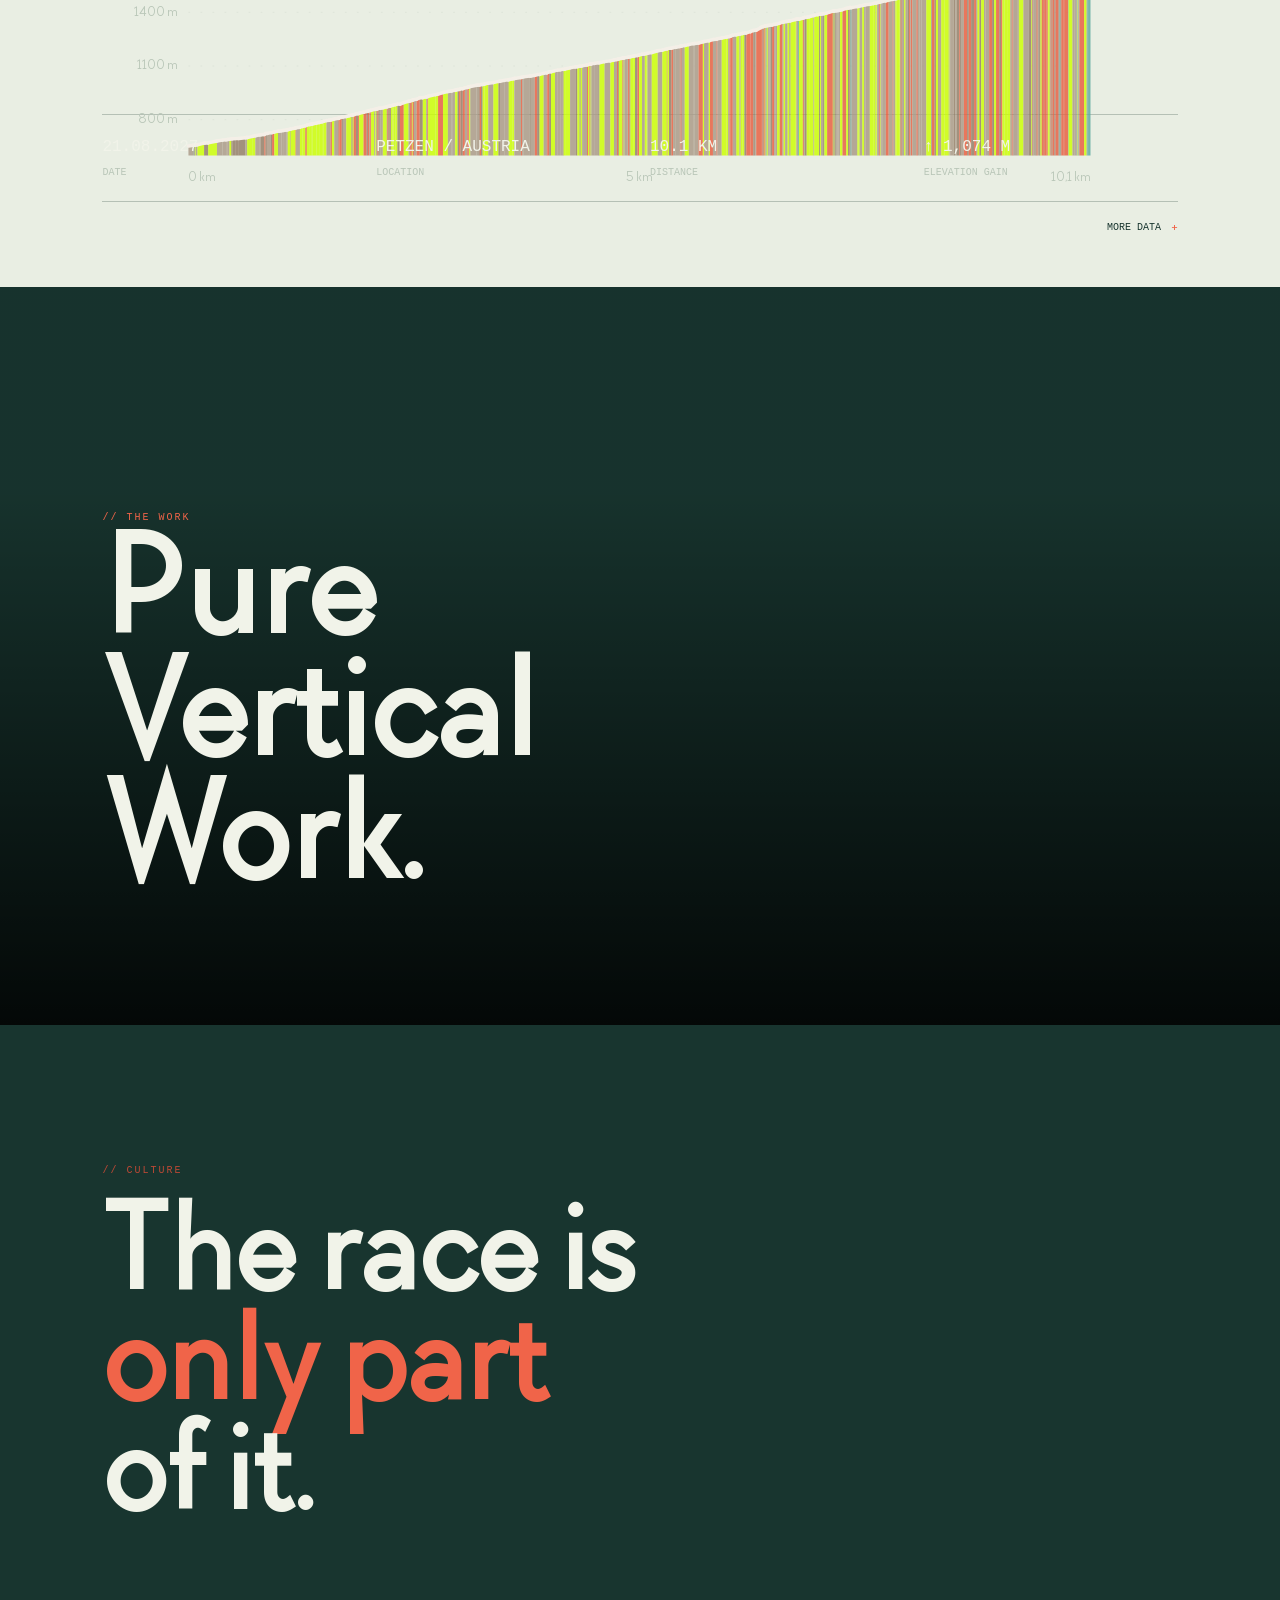
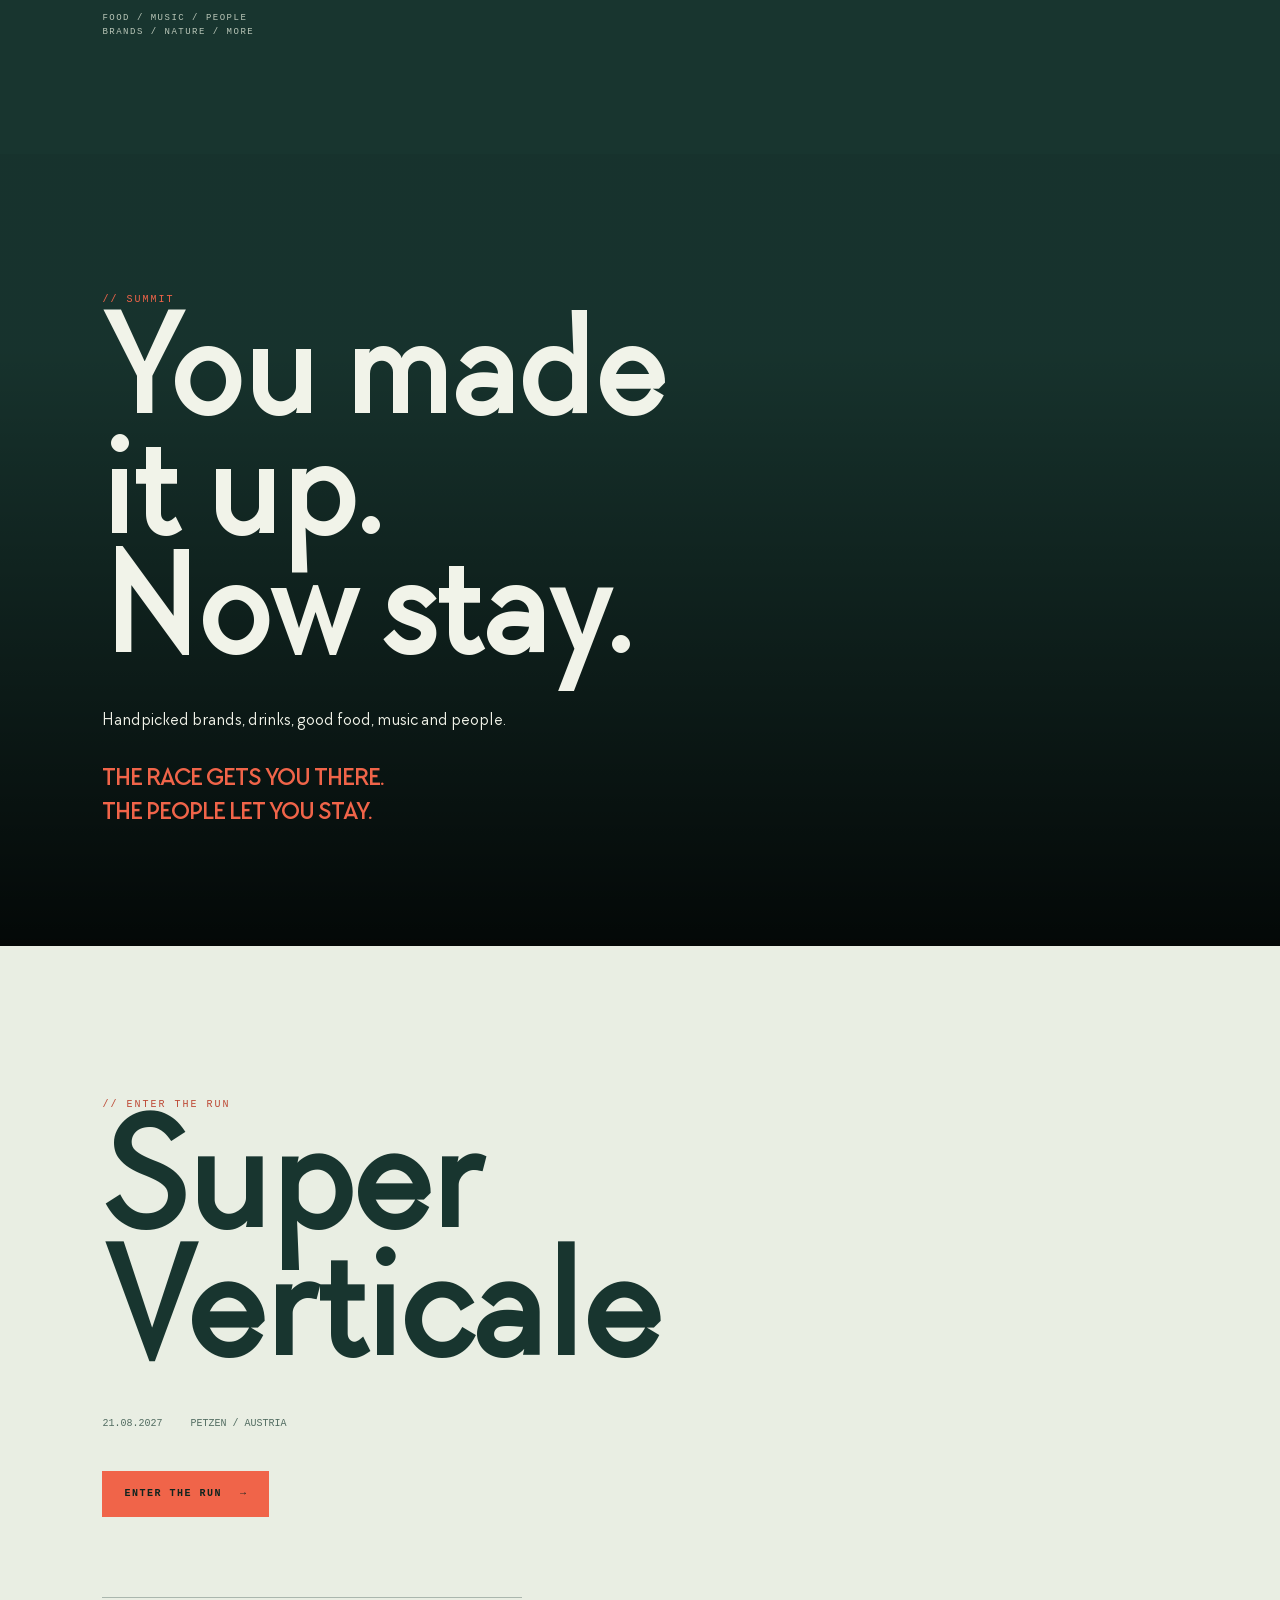
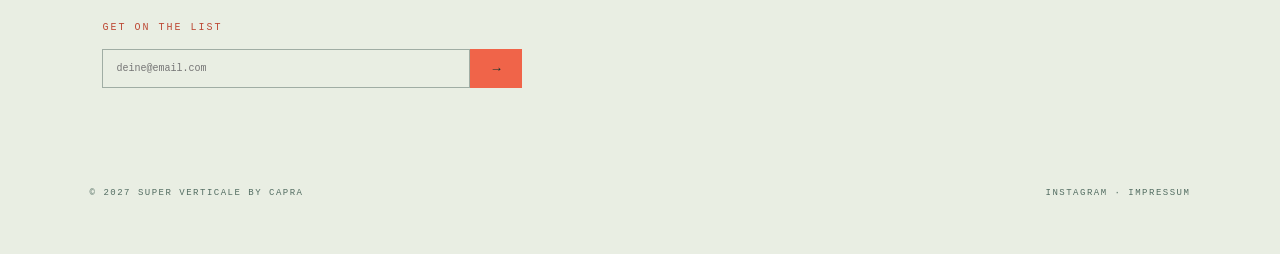
<file: alternative/index.html>
<!doctype html>
<html lang="en">
<head>
  <meta charset="UTF-8">
  <meta name="viewport" content="width=device-width, initial-scale=1.0, viewport-fit=cover">
  <meta name="theme-color" content="#18352f">
  <base href="/">
  <title>Super Verticale</title>

  <link rel="stylesheet" href="../css/style.css">
  <link rel="stylesheet" href="../css/alternative.css">
</head>

<body>

  <!-- iOS SAFE AREA / DYNAMIC ISLAND -->
  <div class="ios-safe-area" aria-hidden="true"></div>

  <div class="page">

    <header class="site-header">
      <a href="/alternative/#top" aria-label="Super Verticale home">
        <img class="logo" src="../assets/logos/SuperVerticale.svg" alt="Super Verticale">
      </a>

      <nav class="nav" aria-label="Main navigation">
        <a href="/alternative/#concept">Concept</a>
        <a href="/alternative/#event">Event</a>
        <a href="/alternative/#culture">Culture</a>
      </nav>

      <button class="header-menu" type="button" aria-label="Open menu" aria-expanded="false">
        +
      </button>
    </header>

    <!-- MOBILE MENU -->
    <div class="mobile-menu" id="mobile-menu">
      <nav aria-label="Mobile navigation">
        <a href="/alternative/#concept">Concept</a>
        <a href="/alternative/#event">Event</a>
        <a href="/alternative/#culture">Culture</a>
        <a class="menu-cta" href="https://luma.com/i/ApF9Z4wEPd" target="_blank" rel="noopener noreferrer">Enter the Run</a>
      </nav>
    </div>

    <main id="top">

      <!-- HERO -->
      <section class="hero">
        <video autoplay muted loop playsinline preload="metadata" aria-label="Super Verticale hero video">
          <source src="../assets/videos/Mountain_Capra_Hero.mp4" type="video/mp4">
        </video>

        <img class="hero-logo" src="../assets/logos/Icons.svg" alt="Super Verticale Icons">

        <div class="hero-content">
          <h1 class="hero-title">Super<br>Verticale</h1>

          <p class="hero-sub">
            A race straight up.<br>
            More beyond the finish line.
          </p>

          <a class="cta" href="https://luma.com/i/ApF9Z4wEPd" target="_blank" rel="noopener noreferrer">
            Enter the Run <span>→</span>
          </a>

          <div class="hero-meta micro">
            46°32′N 14°48′E — 2.126m ↑ — Petzen, Austria
          </div>
        </div>

        <div class="scroll-cue">Scroll</div>
      </section>

      <!-- BIG STATEMENT -->
      <section class="statement">
        <div>
          <div class="eyebrow">// Motivation</div>
          <h2>
            The <span>Race</span> gets you there. <br>
            The day <span> doesn't end </span> at the <span>finish line</span>.
          </h2>
        </div>
      </section>

      <!-- MOVEMENT -->
      <section class="movement">
        <div class="movement-frame">
          <video autoplay muted loop playsinline preload="metadata">
            <source src="../assets/wine_uphill_straight_front.mp4" type="video/mp4">
          </video>

          <div class="movement-meta micro">
            46°32′12″N<br>
            14°48′36″E<br>
            Petzen / Austria
          </div>
        </div>
      </section>

      <!-- CONCEPT -->
      <section class="concept" id="concept">
        <div class="concept-head">
          <div class="eyebrow">// Concept</div>
        </div>

        <div class="concept-grid">
          <article class="concept-card">
            <img class="concept-icon" src="../assets/logos/icons/Icon_Vertical.svg" alt="" aria-hidden="true">
            <div>
              <h3>Vertical</h3>
              <p>Start from the bottom. Finish at the top. No shortcuts.</p>
            </div>
          </article>

          <article class="concept-card">
            <img class="concept-icon" src="../assets/logos/icons/Icon_RaceModes.svg" alt="" aria-hidden="true">
            <div>
              <h3>Experience</h3>
              <p>Where intense alpine sport meets music, food, culture and good people</p>
            </div>
          </article>

          <article class="concept-card">
            <img class="concept-icon" src="../assets/logos/icons/Icon_Summit.svg" alt="" aria-hidden="true">
            <div>
              <h3>Curated</h3>
              <p>Handpicked food &amp; beverages, live music acts, panel talks, and exclusive brand activations throughout the day.</p>
            </div>
          </article>

          <article class="concept-card">
            <img class="concept-icon" src="../assets/logos/icons/Icon_Platform.svg" alt="" aria-hidden="true">
            <div>
              <h3>Community</h3>
              <p>Come for the race. Stay for the people. The ultimate excuse to get together, sweat, and celebrate as one herd.</p>
            </div>
          </article>
        </div>
      </section>

      <!-- EVENT -->
      <section class="event-intro" id="event">
        <div class="event-visual">
          <video autoplay muted loop playsinline preload="metadata" aria-hidden="true">
            <source src="../assets/wine_steep_left_right.mp4" type="video/mp4">
          </video>

          <div class="event-overlay">
            <div class="event-title">
              <div class="eyebrow">// Event</div>

              <div class="event-intro-grid">
                <h2>Reopening the<br><span>mountain</span> for<br>something<br><span>new.</span></h2>
              </div>
            </div>

            <button class="event-note-toggle" type="button" aria-label="Show full Event note" aria-expanded="false" aria-controls="event-note-content">
              <span class="event-note-teaser">We're reactivating<br>underused lift and hut<br>infrastructure…</span>
              <span class="event-note-expanded" id="event-note-content" aria-hidden="true">
                <span class="event-note-copy">
                  <span>We’re reactivating underused lift and hut infrastructure, turning the mountain into our stage.</span>
                  <span>Super Verticale is much more than a trail run. It’s a gathering for those who live for uncompromising mountain sports, good food and music vibes, and the culture of nature.</span>
                </span>
              </span>
              <span class="event-note-indicator" aria-hidden="true">+</span>
            </button>
          </div>
        </div>
      </section>

      <!-- ROUTE -->
      <section class="route-section" id="route">
        <div class="eyebrow">// The Route</div>

        <div class="route-facts" aria-label="Race facts">
          <div class="route-facts-row">
            <span>10.1 KM</span>
            <span>↑ 1.074 M</span>
            <span class="route-facts-date">21.08.2027</span>
            <span>Petzen / Carinthia / Austria</span>
            <span>Straight up.</span>
          </div>
        </div>

        <div class="route-head">
          <h2>
            Start at the <span>bottom.</span><br>
            Finish at the <span>top.</span>
          </h2>

          <p class="route-copy">
            Explore the route and elevation profile by moving across the course.
          </p>
        </div>

        <div class="route-interactive">
          <svg id="route-chart" viewBox="0 0 1200 750" role="img" aria-label="Petzen route and elevation profile">
            <g id="route-layer"></g>
            <g id="profile-layer"></g>
            <g id="interaction-layer"></g>
          </svg>

          <div class="route-legend" aria-label="Slope legend">
            <span><i class="route-swatch route-flat"></i><b>0–5%</b> FLAT</span>
            <span><i class="route-swatch route-moderate"></i><b>5–10%</b> MODERATE</span>
            <span><i class="route-swatch route-steep"></i><b>10–15%</b> STEEP</span>
            <span><i class="route-swatch route-very-steep"></i><b>&gt;15%</b> VERY STEEP</span>
          </div>
        </div>

        <!-- EVENT DATA -->
        <div class="data">
          <dl class="data-primary" aria-label="Essential race facts"></dl>

          <button class="data-toggle" type="button" aria-expanded="false" aria-controls="event-data-details" aria-label="Show more event data">
            <span>More data</span>
            <span class="data-toggle-indicator" aria-hidden="true">+</span>
          </button>

          <div class="data-details" id="event-data-details" aria-hidden="true" inert>
            <div class="data-details-inner">
              <dl class="data-grid">
                <div class="data-row" data-primary data-primary-label="Date"><dt>Date</dt><dd>21.08.2027</dd></div>
                <div class="data-row" data-primary data-primary-label="Location" data-primary-value="Petzen / Austria"><dt>Location</dt><dd>Petzen-Bergbahnen / Austria</dd></div>
                <div class="data-row" data-primary data-primary-label="Distance"><dt>Distance</dt><dd>10.1 km</dd></div>
                <div class="data-row" data-primary data-primary-label="Elevation Gain" data-primary-prefix="↑"><dt>Elevation Gain</dt><dd>1,074 m</dd></div>
                <div class="data-row"><dt>Start</dt><dd>Petzenbahn Talstation</dd></div>
                <div class="data-row"><dt>Coordinates</dt><dd>46°32′12″N 14°48′36″E</dd></div>
              </dl>
            </div>
          </div>
        </div>
      </section>

      <!-- WORK -->
      <section class="work">
        <video autoplay muted loop playsinline preload="metadata" aria-hidden="true">
          <source src="../assets/wine_foot.mp4" type="video/mp4">
        </video>

        <div>
          <div class="eyebrow">// The Work</div>
          <h2>Pure<br>Vertical<br>Work.</h2>
        </div>
      </section>

      <!-- CULTURE -->
      <section class="culture" id="culture">
        <div class="culture-head">
          <div class="eyebrow">// Culture</div>
          <h2>
            The race is<br>
            <span>only part</span><br>
            of it.
          </h2>
        </div>

        <div class="culture-gallery">
          <video class="tall" autoplay muted loop playsinline preload="metadata">
            <source src="../assets/wine_portrait.mp4" type="video/mp4">
          </video>

          <video autoplay muted loop playsinline preload="metadata">
            <source src="../assets/wine_jump_down_up.mp4" type="video/mp4">
          </video>

          <video autoplay muted loop playsinline preload="metadata">
            <source src="../assets/wine_wqalking_on_woods.mp4" type="video/mp4">
          </video>

          <video class="tall" autoplay muted loop playsinline preload="metadata">
            <source src="../assets/wine_uphill_right_left.mp4" type="video/mp4">
          </video>
        </div>

        <div class="culture-note">
          Food / Music / People<br>
          Brands / Nature / More
        </div>
      </section>

      <!-- SUMMIT -->
      <section class="summit">
        <video autoplay muted loop playsinline preload="metadata" aria-hidden="true">
          <source src="../assets/wine_uphill_left_right.mp4" type="video/mp4">
        </video>

        <div>
          <div class="eyebrow">// Summit</div>

          <h2>You made<br>it up.<br>Now stay.</h2>

          <p class="summit-copy">
            Handpicked brands, drinks, good food, music and people.
          </p>

          <p class="summit-payoff">
            The race gets you there.<br>
            The people let you stay.
          </p>
        </div>
      </section>

      <!-- FINAL CTA -->
      <section class="final">
        <div class="eyebrow">// Enter the Run</div>

        <h2>Super<br>Verticale</h2>

        <div class="final-meta micro">
          <span>21.08.2027</span>
          <span>Petzen / Austria</span>
        </div>

        <a class="cta" href="https://luma.com/i/ApF9Z4wEPd" target="_blank" rel="noopener noreferrer">
          Enter the Run <span>→</span>
        </a>

        <div class="newsletter">
          <div class="eyebrow">Get on the list</div>
          <form class="newsletter-form">
            <input type="email" placeholder="deine@email.com" aria-label="Email">
            <button type="submit">→</button>
          </form>
        </div>
      </section>
    </main>

    <footer class="footer">
      <span>© 2027 Super Verticale by Capra</span>
      <span>Instagram · Impressum</span>
    </footer>
  </div>

  <div class="route-tooltip" id="route-tooltip" role="status"></div>

  <script type="module" src="../js/main.js"></script>
</body>
</html>
</file>
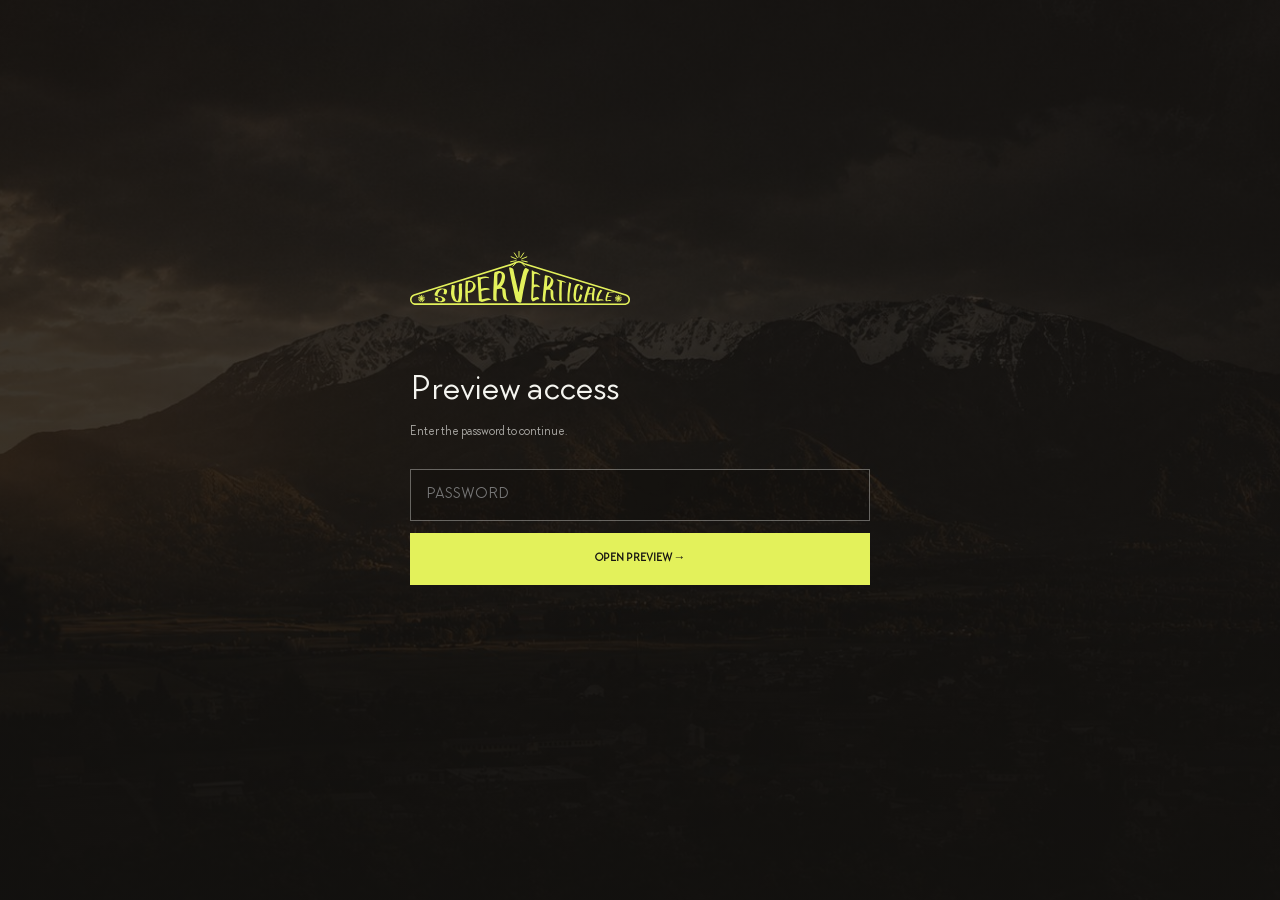
<file: test/index.html>
<!doctype html>
<html lang="en">
<head>
  <meta charset="UTF-8">
  <meta name="viewport" content="width=device-width, initial-scale=1.0, viewport-fit=cover">
  <meta name="theme-color" content="#171512">
  <title>Super Verticale Preview</title>
  <link rel="stylesheet" href="/css/mystery.css">
  <script src="/js/site-config.js"></script>
  <script src="/js/preview-gate.js" defer></script>
</head>
<body>
  <main class="access-page" id="access-page">
    <section class="access-panel" aria-labelledby="access-title">
      <img class="brand-logo" src="/assets/logos/SuperVerticale.svg" alt="Super Verticale">
      <h1 id="access-title">Preview access</h1>
      <p>Enter the password to continue.</p>
      <form class="access-form" id="access-form">
        <label class="visually-hidden" for="preview-password">Password</label>
        <input id="preview-password" name="password" type="password" autocomplete="current-password" placeholder="PASSWORD" required>
        <button type="submit">OPEN PREVIEW <span aria-hidden="true">→</span></button>
      </form>
      <p class="access-status" id="access-status" role="status" aria-live="polite"></p>
    </section>
  </main>
</body>
</html>
</file>
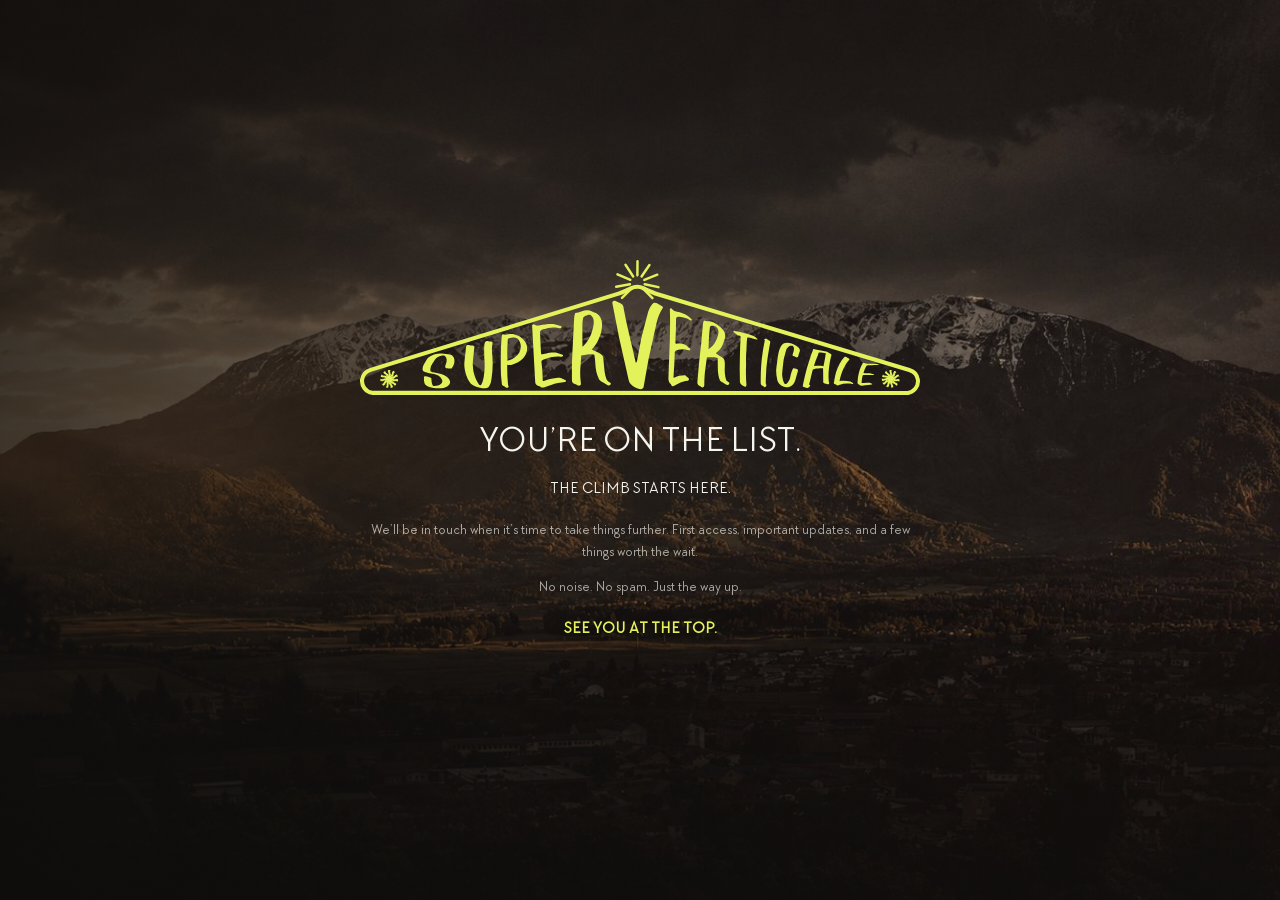
<file: confirmed.html>
<!doctype html>
<html lang="en">
<head>
  <meta charset="UTF-8">
  <meta name="viewport" content="width=device-width, initial-scale=1.0, viewport-fit=cover">
  <meta name="theme-color" content="#171512">
  <title>Confirmed | Super Verticale</title>
  <link rel="stylesheet" href="/css/mystery.css">
  <style>
    .confirmation-title {
      margin: 30px 0 0;
      color: var(--mystery-paper);
      font-size: clamp(26px, 8vw, 36px);
      font-weight: 400;
      line-height: 1.1;
    }

    .confirmation-subtitle {
      margin: 14px 0 0;
      color: var(--mystery-paper);
      font-size: 16px;
      font-weight: 400;
      line-height: 1.4;
    }

    .confirmation-copy {
      width: min(100%, 560px);
      margin: 20px auto 0;
      color: var(--mystery-muted);
      font-size: 14px;
      line-height: 1.55;
    }

    .confirmation-copy p + p { margin-top: 12px; }

    .confirmation-signoff {
      margin: 20px 0 0;
      color: var(--mystery-lime);
      font-size: 16px;
      font-weight: 700;
    }

    @media (max-width: 600px) {
      .confirmation-title { margin-top: 24px; }
      .confirmation-subtitle { margin-top: 12px; font-size: 14px; }
      .confirmation-copy { margin-top: 16px; }
      .confirmation-copy p + p { margin-top: 10px; }
      .confirmation-signoff { margin-top: 16px; }
    }

    @media (max-height: 520px) and (orientation: landscape) {
      .confirmation-title { margin-top: 16px; }
      .confirmation-subtitle { margin-top: 8px; }
      .confirmation-copy { margin-top: 10px; }
      .confirmation-copy p + p { margin-top: 6px; }
      .confirmation-signoff { margin-top: 10px; }
    }
  </style>
</head>
<body>
  <main class="mystery-page">
    <section class="mystery-content confirmation-content" aria-labelledby="confirmation-title">
      <img class="mystery-logo" src="/assets/logos/SuperVerticale.svg" alt="Super Verticale">
      <h1 class="confirmation-title" id="confirmation-title">YOU’RE ON THE LIST.</h1>
      <h2 class="confirmation-subtitle">THE CLIMB STARTS HERE.</h2>
      <div class="confirmation-copy">
        <p>We’ll be in touch when it’s time to take things further. First access, important updates, and a few things worth the wait.</p>
        <p>No noise. No spam. Just the way up.</p>
      </div>
      <p class="confirmation-signoff">SEE YOU AT THE TOP.</p>
    </section>
  </main>
</body>
</html>
</file>
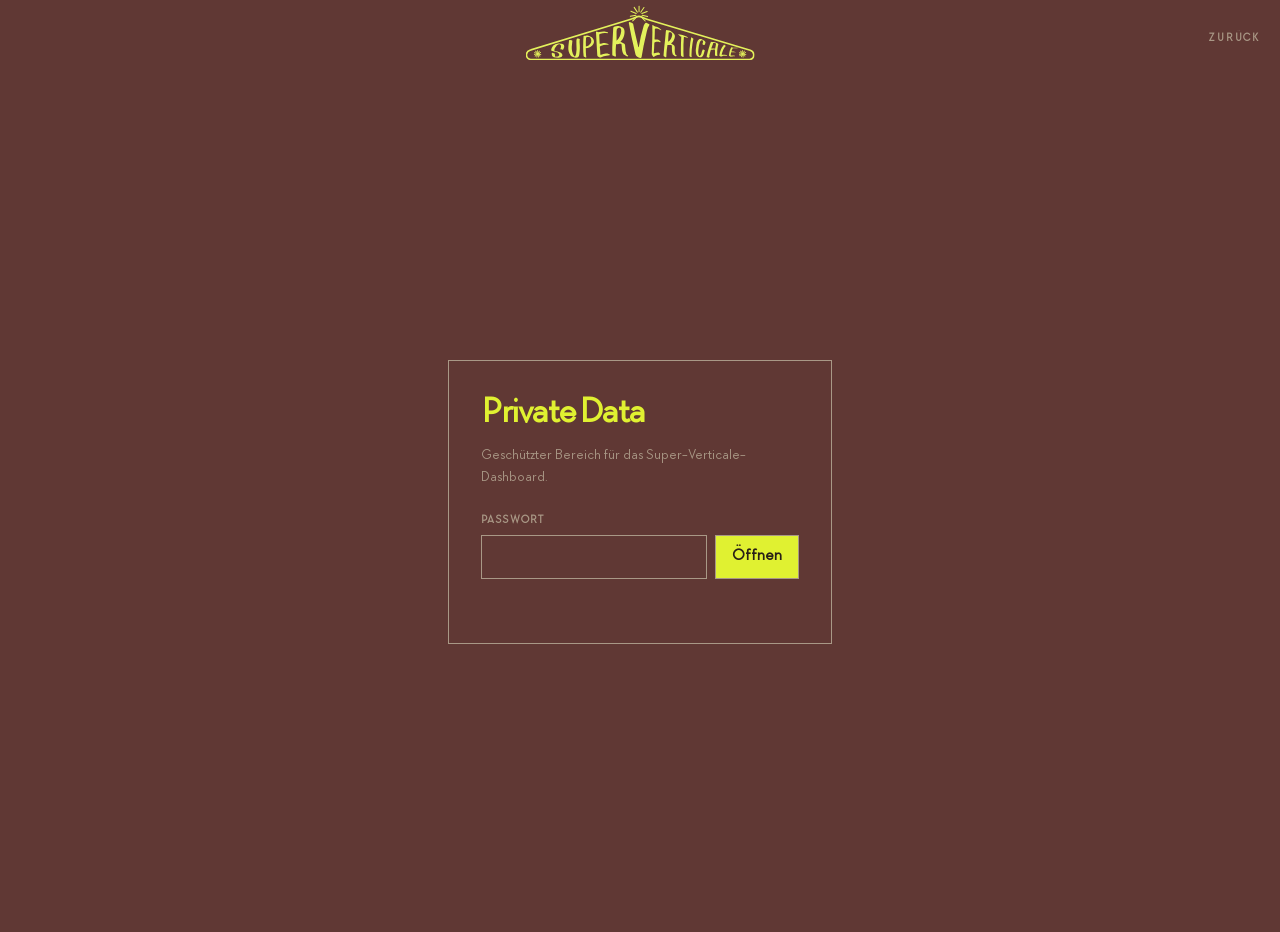
<file: dashboard.html>
<!doctype html>
<html lang="de">
  <head>
    <meta charset="utf-8" />
    <meta name="viewport" content="width=device-width, initial-scale=1" />
    <meta name="theme-color" content="#603834" />
    <title>Super Verticale | Data</title>
    <link rel="icon" href="assets/logos/sv_mini.svg" type="image/svg+xml" />
    <style>
      @font-face {
        font-family: 'TT Chocolates';
        src: url('assets/fonts/tt-chocolates-regular.woff2') format('woff2');
        font-style: normal;
        font-weight: 400;
        font-display: swap;
      }

      :root {
        color-scheme: dark;
        --background: #292017;
        --rust: #603834;
        --panel: #937C66;
        --line: #A99886;
        --text: #E0F131;
        --muted: #A99886;
        --neon: #E0F131;
        --error: #603834;
      }

      * {
        box-sizing: border-box;
      }

      html,
      body {
        min-height: 100%;
        margin: 0;
      }

      html {
        background-color: #603834;
        background-image: none;
      }

      body {
        min-height: 100vh;
        padding: 1.25rem;
        background-color: #603834;
        background-image: none;
        color: var(--text);
        font-family: 'TT Chocolates', Arial, sans-serif;
      }

      main,
      .gate,
      .dashboard {
        background-color: #603834;
        background-image: none;
      }

      .topbar {
        position: fixed;
        top: 0;
        left: 50%;
        z-index: 10;
        display: flex;
        align-items: center;
        justify-content: space-between;
        width: min(calc(100% - 2.5rem), 1500px);
        max-width: 1500px;
        margin: 0;
        padding: 2rem 0 1.25rem;
        background: #603834;
        transform: translateX(-50%);
      }

      .page-logo {
        position: absolute;
        top: 50%;
        left: 50%;
        width: min(44vw, 14.3rem);
        height: auto;
        transform: translate(-50%, -50%);
      }

      main {
        padding-top: 4.5rem;
      }

      .brand,
      .back-link {
        color: var(--neon);
        font-size: 0.7rem;
        font-weight: 700;
        letter-spacing: 0.16em;
        text-decoration: none;
        text-transform: uppercase;
      }

      .back-link {
        color: var(--muted);
      }

      .back-link:hover,
      .back-link:focus-visible {
        color: var(--text);
      }

      .gate {
        display: grid;
        min-height: calc(100vh - 5rem);
        place-items: center;
      }

      .gate.is-hidden {
        display: none;
      }

      .login-panel {
        width: min(100%, 24rem);
        padding: 2rem;
        border: 1px solid var(--line);
        background: #603834;
      }

      h1 {
        margin: 0 0 0.5rem;
        font-size: clamp(1.5rem, 5vw, 2.25rem);
        letter-spacing: -0.03em;
      }

      .intro {
        margin: 0 0 1.5rem;
        color: var(--muted);
        font-size: 0.9rem;
        line-height: 1.5;
      }

      label {
        display: block;
        margin-bottom: 0.45rem;
        color: var(--muted);
        font-size: 0.72rem;
        font-weight: 700;
        letter-spacing: 0.1em;
        text-transform: uppercase;
      }

      .password-row {
        display: flex;
        gap: 0.5rem;
      }

      input,
      button {
        min-height: 2.75rem;
        border: 1px solid var(--line);
        border-radius: 0;
        font: inherit;
      }

      input {
        min-width: 0;
        flex: 1;
        padding: 0 0.75rem;
        background: #603834;
        color: var(--text);
      }

      input:focus-visible,
      button:focus-visible {
        outline: 2px solid var(--neon);
        outline-offset: 2px;
      }

      button {
        padding: 0 1rem;
        background: var(--neon);
        color: #292017;
        cursor: pointer;
        font-weight: 700;
      }

      .status {
        min-height: 1.25rem;
        margin: 0.75rem 0 0;
        color: var(--error);
        font-size: 0.8rem;
      }

      .dashboard {
        display: none;
        width: 100vw;
        max-width: none;
        min-height: calc(100vh - 5rem);
        margin: 0 0 0 calc(50% - 50vw);
      }

      .dashboard iframe {
        display: block;
        width: 100%;
        max-width: none;
        min-height: calc(100vh - 5rem);
        border: 0;
        background: var(--rust);
      }

      .missing-dashboard {
        display: none;
        min-height: calc(100vh - 5rem);
        place-items: center;
        padding: 2rem;
        border: 1px solid var(--line);
        color: var(--muted);
        text-align: center;
      }

      .missing-dashboard strong {
        display: block;
        margin-bottom: 0.5rem;
        color: var(--text);
      }

      .missing-dashboard.is-visible {
        display: grid;
      }

      @media (max-width: 480px) {
        body {
          padding: 1rem;
        }

        .login-panel {
          padding: 1.5rem;
        }
      }
    </style>
  </head>
  <body>
    <header class="topbar">
      <a href="index.html" aria-label="Zur Startseite">
        <img class="page-logo" src="assets/logos/SuperVerticale.svg" alt="Super Verticale" />
      </a>
      <a class="back-link" href="index.html">Zurück</a>
    </header>

    <main>
      <section class="gate" id="gate">
        <form class="login-panel" id="login-form">
          <h1>Private Data</h1>
          <p class="intro">Geschützter Bereich für das Super-Verticale-Dashboard.</p>
          <label for="password">Passwort</label>
          <div class="password-row">
            <input id="password" name="password" type="password" autocomplete="current-password" required />
            <button type="submit">Öffnen</button>
          </div>
          <p class="status" id="status" role="status" aria-live="polite"></p>
        </form>
      </section>

      <section class="dashboard" id="dashboard" aria-label="Plotly Dashboard">
        <div class="missing-dashboard" id="missing-dashboard">
          <p><strong>Dashboard-Datei fehlt noch.</strong>Lege dein Plotly-HTML als <code>assets/plotly-dashboard.html</code> ab.</p>
        </div>
        <iframe id="dashboard-frame" title="Plotly Dashboard" src="about:blank"></iframe>
      </section>
    </main>

    <script>
      const passwordHash = 'c7f696b2751c1bbe935f635ff41a16093996544796b30089446717509807af12';
      const dashboardPath = 'assets/plotly-dashboard.html';
      const form = document.querySelector('#login-form');
      const passwordInput = document.querySelector('#password');
      const status = document.querySelector('#status');
      const gate = document.querySelector('#gate');
      const dashboard = document.querySelector('#dashboard');
      const frame = document.querySelector('#dashboard-frame');
      const missingDashboard = document.querySelector('#missing-dashboard');

      async function sha256(value) {
        const encoded = new TextEncoder().encode(value);
        const buffer = await crypto.subtle.digest('SHA-256', encoded);
        return Array.from(new Uint8Array(buffer), (byte) => byte.toString(16).padStart(2, '0')).join('');
      }

      form.addEventListener('submit', async (event) => {
        event.preventDefault();
        status.textContent = '';

        try {
          if (await sha256(passwordInput.value) !== passwordHash) {
            status.textContent = 'Passwort nicht erkannt.';
            passwordInput.select();
            return;
          }

          gate.classList.add('is-hidden');
          gate.style.display = 'none';
          gate.setAttribute('aria-hidden', 'true');
          dashboard.style.display = 'block';
          frame.src = dashboardPath;
        } catch (error) {
          status.textContent = 'Passwortprüfung konnte nicht ausgeführt werden.';
        }
      });

      frame.addEventListener('load', () => {
        missingDashboard.classList.remove('is-visible');
        frame.hidden = false;
      });

      frame.addEventListener('error', () => {
        frame.hidden = true;
        missingDashboard.classList.add('is-visible');
      });
    </script>
  </body>
</html>
</file>
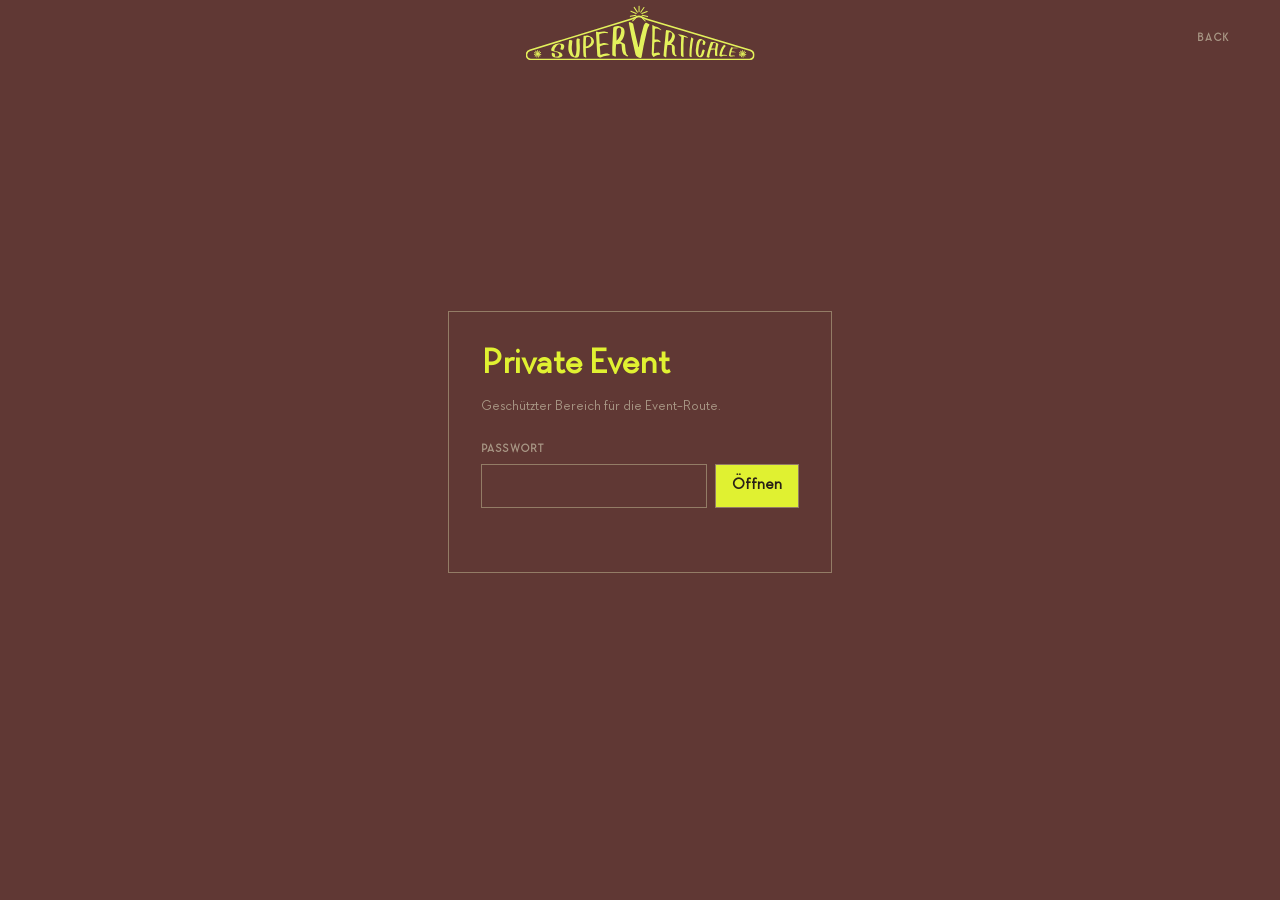
<file: event.html>
<!doctype html>
<html lang="en">
  <head>
    <meta charset="utf-8" />
    <meta name="viewport" content="width=device-width, initial-scale=1" />
    <meta name="theme-color" content="#603834" />
    <title>Petzen Super Verticale | Events</title>
    <link rel="icon" href="assets/logos/sv_mini.svg" type="image/svg+xml" />
    <link rel="stylesheet" href="css/event.css">
  </head>
  <body>
    <header class="topbar">
      <a href="index.html" aria-label="Zur Startseite">
        <img class="page-logo" src="assets/logos/SuperVerticale.svg" alt="Super Verticale" />
      </a>
      <a class="back-link" href="index.html">Back</a>
    </header>

    <main>
      <section class="gate" id="gate">
        <form class="login-panel" id="login-form">
          <h2>Private Event</h2>
          <p class="login-intro">Geschützter Bereich für die Event-Route.</p>
          <label for="password">Passwort</label>
          <div class="password-row">
            <input id="password" name="password" type="password" autocomplete="current-password" required />
            <button type="submit">Öffnen</button>
          </div>
          <p class="login-status" id="status" role="status" aria-live="polite"></p>
        </form>
      </section>

    </main>

    <main id="event-content" hidden>
      <section class="hero" aria-labelledby="event-title">
        <div>
          <p class="eyebrow">SUPER VERTICALE / Bleiburg, Carinthia, Austria</p>
          <h1 id="event-title">PETZEN 2027</h1>
        </div>
      </section>
      <section class="stats" aria-label="Event statistics">
        <div class="stat"><div class="stat-value">10,1 km</div><div class="stat-label">Distance</div></div>
        <div class="stat"><div class="stat-value">+1.074 m</div><div class="stat-label">Elevation gain</div></div>
        <div class="stat"><div class="stat-value">10,6 %</div><div class="stat-label">Average slope</div></div>
      </section>
      <section class="visuals" aria-label="Event route and elevation profile">
        <figure>
          <iframe class="interactive-route" src="assets/route/PetzensuperVerticale-interactive.html" title="Interactive GPS route and elevation profile of the Petzen Super Verticale"></iframe>
        </figure>
      </section>
    </main>

    <script src="js/event.js"></script>
  </body>
</html>
</file>
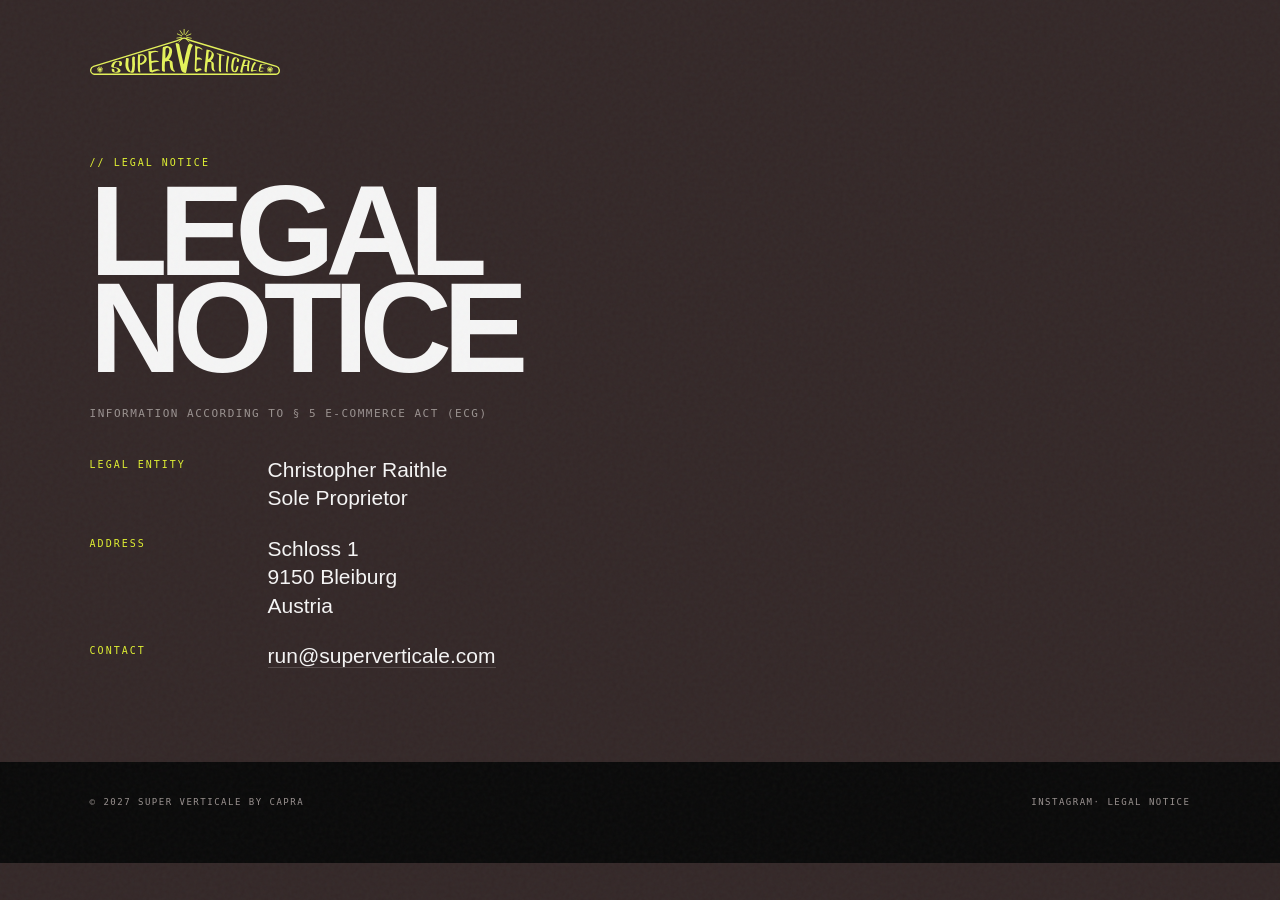
<file: legal-notice.html>
<!doctype html>
<html lang="en">
<head>
  <meta charset="UTF-8">
  <meta name="viewport" content="width=device-width, initial-scale=1.0, viewport-fit=cover">
  <meta name="theme-color" content="#342828">
  <title>Legal Notice — Super Verticale</title>

  <link rel="stylesheet" href="css/variables.css">
  <link rel="stylesheet" href="css/base.css">
  <link rel="stylesheet" href="css/components.css">
  <link rel="stylesheet" href="css/sections.css">
  <link rel="stylesheet" href="css/responsive.css">
</head>

<body class="legal-page">
  <div class="ios-safe-area" aria-hidden="true"></div>

  <div class="page">

    <header class="site-header">
      <a href="/" aria-label="Super Verticale home">
        <img class="logo" src="assets/logos/SuperVerticale.svg" alt="Super Verticale">
      </a>
    </header>

    <main class="legal">
      <div class="legal-inner">
        <div class="eyebrow">// Legal Notice</div>
        <h1 class="hero-title legal-title">Legal<br>Notice</h1>

        <h2>Information according to § 5 E-Commerce Act (ECG)</h2>

        <dl class="legal-details">
          <div class="legal-detail">
            <dt class="eyebrow">Legal Entity</dt>
            <dd>Christopher Raithle<br>Sole Proprietor</dd>
          </div>
          <div class="legal-detail">
            <dt class="eyebrow">Address</dt>
            <dd><address>Schloss 1<br>9150 Bleiburg<br>Austria</address></dd>
          </div>
          <div class="legal-detail">
            <dt class="eyebrow">Contact</dt>
            <dd><!--email_off--><a href="mailto:run@superverticale.com">run@superverticale.com</a><!--/email_off--></dd>
          </div>
        </dl>
      </div>
    </main>

    <footer class="footer">
      <span>© 2027 Super Verticale by Capra</span>
      <span><a href="https://www.instagram.com/superverticale" target="_blank" rel="noopener noreferrer">Instagram</a>· <a href="/legal-notice.html">Legal Notice</a></span>
    </footer>
  </div>
</body>
</html>
</file>
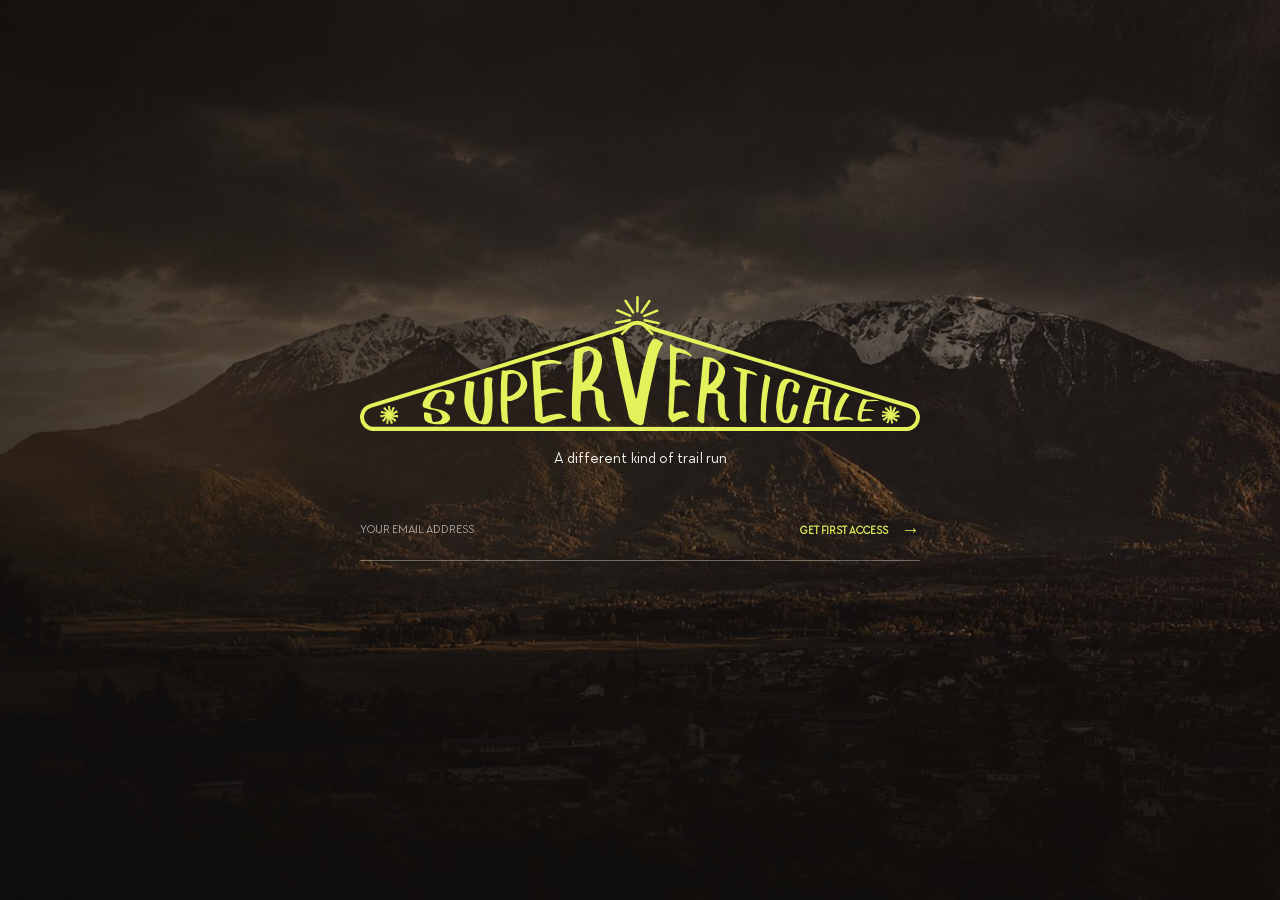
<file: mystery.html>
<!doctype html>
<html lang="en">
<head>
  <meta charset="UTF-8">
  <meta name="viewport" content="width=device-width, initial-scale=1.0, viewport-fit=cover">
  <meta name="theme-color" content="#171512">
  <title>Super Verticale</title>
  <script src="/js/site-config.js"></script>
  <link rel="stylesheet" href="/css/mystery.css">
</head>
<body>
  <main class="mystery-page">
    <section class="mystery-content" aria-label="Get first access">
      <img class="mystery-logo" src="/assets/logos/SuperVerticale.svg" alt="Super Verticale">
      <p class="mystery-tagline">A different kind of trail run</p>
      <form class="signup-form" novalidate>
        <label class="visually-hidden" for="signup-email">Email address</label>
        <input id="signup-email" name="email" type="email" autocomplete="email" placeholder="YOUR EMAIL ADDRESS" required>
        <button type="submit">GET FIRST ACCESS <span aria-hidden="true">→</span></button>
      </form>
      <p class="signup-status" role="status" aria-live="polite"></p>
    </section>
    <a class="preview-link" href="/test/" aria-label="Preview" tabindex="-1"></a>
  </main>
  <script src="/js/mystery.js" defer></script>
</body>
</html>
</file>
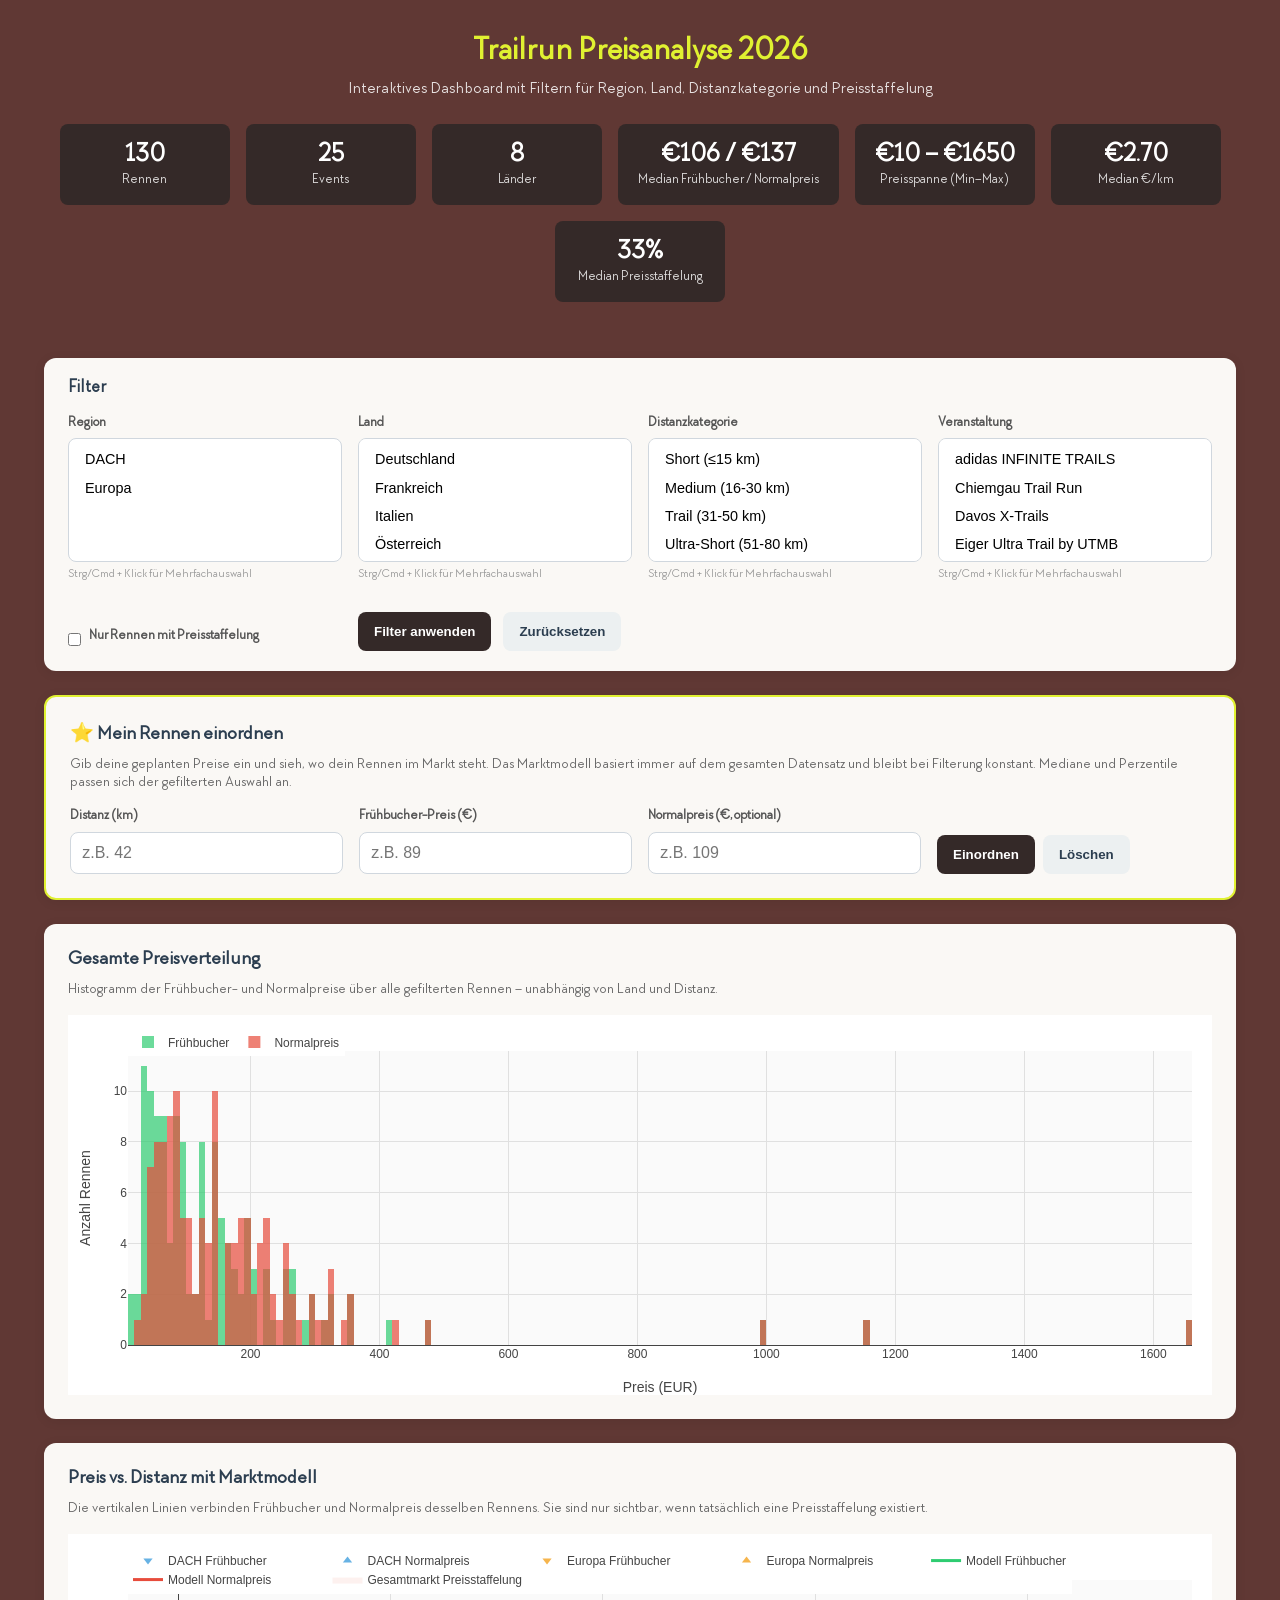
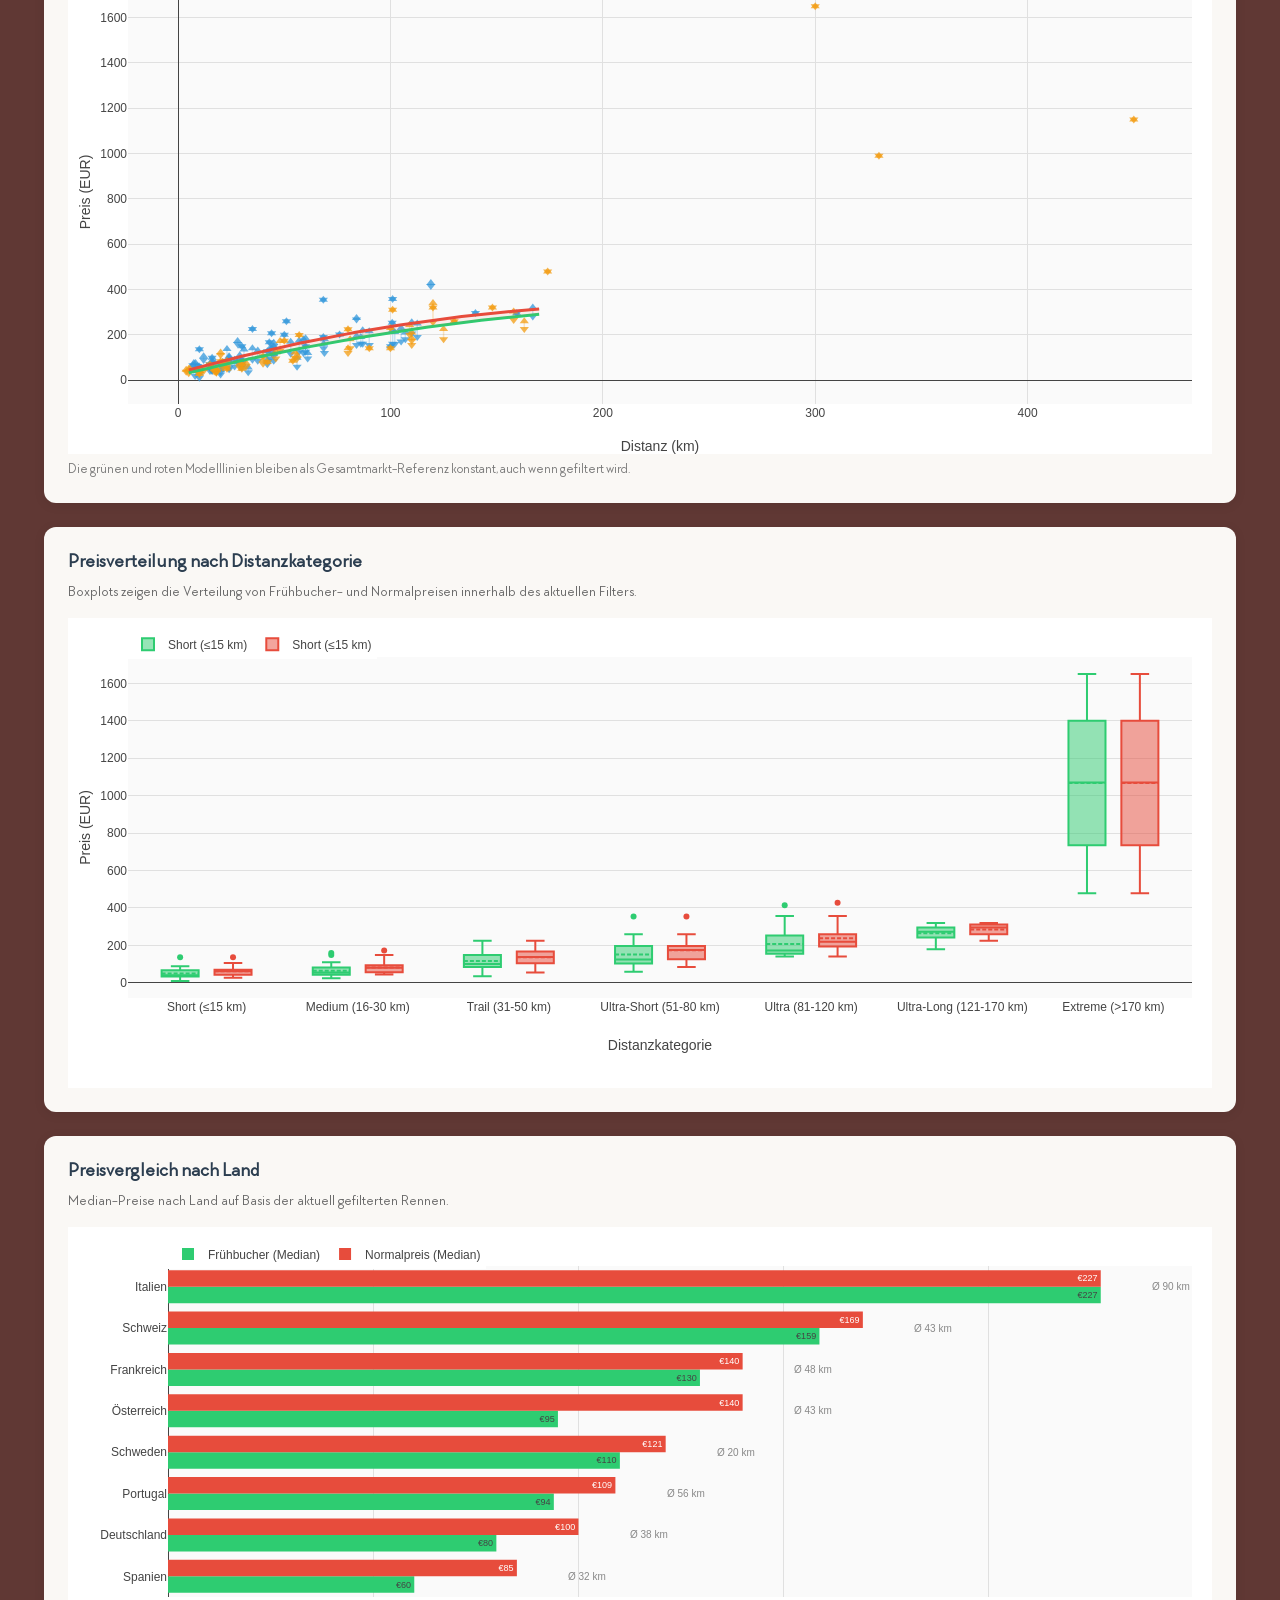
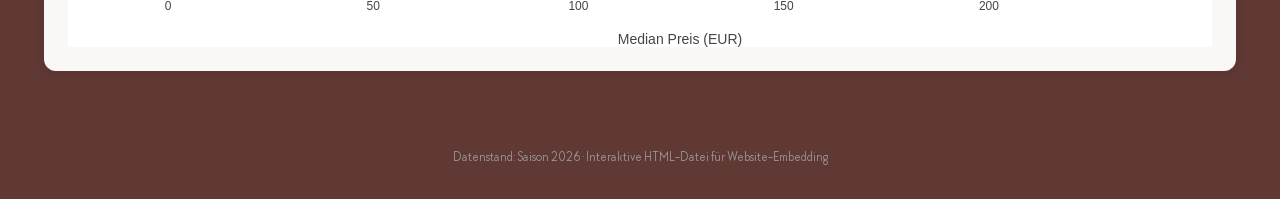
<file: assets/plotly-dashboard.html>
<!DOCTYPE html>
<html lang="de">
<head>
    <meta charset="UTF-8">
    <meta name="viewport" content="width=device-width, initial-scale=1.0">
    <title>Trailrun Preisanalyse</title>
    <script src="https://cdn.plot.ly/plotly-2.35.2.min.js"></script>
    <style>
        @font-face {
            font-family: 'TT Chocolates';
            src: url('fonts/tt-chocolates-regular.woff2') format('woff2');
            font-style: normal;
            font-weight: 400;
            font-display: swap;
        }

        * { margin: 0; padding: 0; box-sizing: border-box; }
        body { font-family: 'TT Chocolates', Arial, sans-serif; background: #603834; color: #333; }
        .header { background: #603834; color: white; padding: 2rem; text-align: center; }
        .header h1 { font-size: 2rem; margin-bottom: 0.5rem; color: #E0F131; }
        .header p { font-size: 1rem; opacity: 0.85; }
        .stats { display: flex; justify-content: center; gap: 1rem; margin-top: 1.5rem; flex-wrap: wrap; }
        .stat { background: #342928; border-radius: 8px; padding: 1rem 1.25rem; text-align: center; min-width: 170px; }
        .stat .number { font-size: 1.6rem; font-weight: 700; }
        .stat .label { font-size: 0.85rem; opacity: 0.85; }
        .container { max-width: 1240px; margin: 0 auto; padding: 1.5rem; }
        .filters { background: #FAF8F5; border-radius: 12px; box-shadow: 0 2px 12px rgba(0,0,0,0.08); margin-bottom: 1.5rem; padding: 1.25rem 1.5rem; }
        .filters h2 { font-size: 1.1rem; margin-bottom: 1rem; color: #2c3e50; }
        .filter-grid { display: grid; grid-template-columns: repeat(auto-fit, minmax(220px, 1fr)); gap: 1rem; align-items: end; }
        .filter-group label { display: block; font-size: 0.85rem; color: #555; margin-bottom: 0.4rem; font-weight: 600; }
        .filter-group select, .filter-group input { width: 100%; padding: 0.7rem 0.8rem; border: 1px solid #d0d7de; border-radius: 8px; background: white; }
        .filter-check { display: flex; align-items: center; gap: 0.5rem; padding-top: 1.8rem; }
        .filter-check input { width: auto; }
        select[multiple] { width: 100%; min-height: 90px; padding: 0.4rem; border: 1px solid #d0d7de; border-radius: 8px; background: white; font-size: 0.9rem; }
        select[multiple] option { padding: 0.35rem 0.6rem; border-radius: 4px; margin-bottom: 1px; }
        select[multiple] option:checked { background: #3498db; color: white; }
        .filter-hint { font-size: 0.75rem; color: #999; margin-top: 0.25rem; }
        .button-row { display: flex; gap: 0.75rem; flex-wrap: wrap; }
        button { background: #342928; color: white; border: none; border-radius: 8px; padding: 0.75rem 1rem; cursor: pointer; font-weight: 600; }
        button.secondary { background: #ecf0f1; color: #2c3e50; }
        .chart-card { background: #FAF8F5; border-radius: 12px; box-shadow: 0 2px 12px rgba(0,0,0,0.08); margin-bottom: 1.5rem; padding: 1.5rem; }
        .chart-card h2 { font-size: 1.2rem; margin-bottom: 0.5rem; color: #2c3e50; }
        .chart-card p { font-size: 0.92rem; color: #666; margin-bottom: 1rem; }
        .note { font-size: 0.85rem; color: #777; margin-top: 0.5rem; }
        .empty { padding: 2rem; text-align: center; color: #999; }
        .footer { text-align: center; padding: 2rem; color: #999; font-size: 0.8rem; }
        .my-race { background: #FAF8F5; border: 2px solid #E0F131; }
        .my-race h2 { color: #2c3e50; }
        .my-race-grid { display: grid; grid-template-columns: repeat(auto-fit, minmax(180px, 1fr)); gap: 1rem; align-items: end; }
        .my-race-input label { display: block; font-size: 0.85rem; color: #555; margin-bottom: 0.4rem; font-weight: 600; }
        .my-race-input input[type=number] { width: 100%; padding: 0.7rem; border: 1px solid #d0d7de; border-radius: 8px; font-size: 1rem; background: white; }
        .my-race-results { display: none; margin-top: 1.25rem; }
        .my-race-results.active { display: block; }
        .result-primary { display: grid; grid-template-columns: repeat(auto-fit, minmax(280px, 1fr)); gap: 1rem; margin-bottom: 1rem; }
        .rp-card { background: white; border-radius: 12px; padding: 1.25rem 1.5rem; box-shadow: 0 2px 10px rgba(0,0,0,0.07); border-left: 5px solid #ccc; }
        .rp-card.good { border-left-color: #2ecc71; }
        .rp-card.neutral { border-left-color: #3498db; }
        .rp-card.warn { border-left-color: #e67e22; }
        .rp-card.high { border-left-color: #e74c3c; }
        .rp-title { font-size: 0.85rem; font-weight: 700; color: #555; text-transform: uppercase; letter-spacing: 0.5px; margin-bottom: 0.6rem; }
        .rp-deviation { font-size: 2rem; font-weight: 800; color: #2c3e50; }
        .rp-row { display: flex; justify-content: space-between; margin-top: 0.75rem; padding-top: 0.75rem; border-top: 1px solid #eee; }
        .rp-item { text-align: center; flex: 1; }
        .rp-price { font-size: 1.2rem; font-weight: 700; color: #2c3e50; }
        .rp-sub { font-size: 0.75rem; color: #999; margin-top: 0.15rem; }
        .result-secondary { display: flex; gap: 0.75rem; flex-wrap: wrap; margin-bottom: 0.75rem; }
        .rs-card { flex: 1; min-width: 140px; background: white; border-radius: 10px; padding: 0.85rem; text-align: center; box-shadow: 0 1px 6px rgba(0,0,0,0.05); }
        .rs-value { font-size: 1.1rem; font-weight: 700; color: #2c3e50; }
        .rs-label { font-size: 0.78rem; color: #777; margin-top: 0.2rem; }
        .rs-detail { font-size: 0.7rem; color: #aaa; margin-top: 0.15rem; }
    </style>
</head>
<body>
    <div class="header">
        <h1>Trailrun Preisanalyse 2026</h1>
        <p>Interaktives Dashboard mit Filtern für Region, Land, Distanzkategorie und Preisstaffelung</p>
        <div class="stats">
            <div class="stat"><div id="kpi-races" class="number">0</div><div class="label">Rennen</div></div>
            <div class="stat"><div id="kpi-events" class="number">0</div><div class="label">Events</div></div>
            <div class="stat"><div id="kpi-countries" class="number">0</div><div class="label">Länder</div></div>
            <div class="stat"><div id="kpi-prices" class="number">-</div><div class="label">Median Frühbucher / Normalpreis</div></div>
            <div class="stat"><div id="kpi-range" class="number">-</div><div class="label">Preisspanne (Min–Max)</div></div>
            <div class="stat"><div id="kpi-eurkm" class="number">-</div><div class="label">Median €/km</div></div>
            <div class="stat"><div id="kpi-tier" class="number">-</div><div class="label">Median Preisstaffelung</div></div>
        </div>
    </div>
    <div class="container">
        <div class="filters">
            <h2>Filter</h2>
            <div class="filter-grid">
                <div class="filter-group">
                    <label for="regionFilter">Region</label>
                    <select multiple id="regionFilter"></select>
                    <div class="filter-hint">Strg/Cmd + Klick für Mehrfachauswahl</div>
                </div>
                <div class="filter-group">
                    <label for="landFilter">Land</label>
                    <select multiple id="landFilter"></select>
                    <div class="filter-hint">Strg/Cmd + Klick für Mehrfachauswahl</div>
                </div>
                <div class="filter-group">
                    <label for="distanceFilter">Distanzkategorie</label>
                    <select multiple id="distanceFilter"></select>
                    <div class="filter-hint">Strg/Cmd + Klick für Mehrfachauswahl</div>
                </div>
                <div class="filter-group">
                    <label for="eventFilter">Veranstaltung</label>
                    <select multiple id="eventFilter"></select>
                    <div class="filter-hint">Strg/Cmd + Klick für Mehrfachauswahl</div>
                </div>
                <div class="filter-group filter-check">
                    <input type="checkbox" id="tieredOnly" />
                    <label for="tieredOnly">Nur Rennen mit Preisstaffelung</label>
                </div>
                <div class="button-row">
                    <button id="applyFilters">Filter anwenden</button>
                    <button id="resetFilters" class="secondary">Zurücksetzen</button>
                </div>
            </div>
        </div>

        <div class="chart-card my-race">
            <h2>⭐ Mein Rennen einordnen</h2>
            <p>Gib deine geplanten Preise ein und sieh, wo dein Rennen im Markt steht. Das Marktmodell basiert immer auf dem gesamten Datensatz und bleibt bei Filterung konstant. Mediane und Perzentile passen sich der gefilterten Auswahl an.</p>
            <div class="my-race-grid">
                <div class="my-race-input">
                    <label for="myDist">Distanz (km)</label>
                    <input type="number" id="myDist" placeholder="z.B. 42" min="1" max="300" step="0.1">
                </div>
                <div class="my-race-input">
                    <label for="myFB">Frühbucher-Preis (€)</label>
                    <input type="number" id="myFB" placeholder="z.B. 89" min="0" step="1">
                </div>
                <div class="my-race-input">
                    <label for="myNP">Normalpreis (€, optional)</label>
                    <input type="number" id="myNP" placeholder="z.B. 109" min="0" step="1">
                </div>
                <div style="display:flex; gap:0.5rem; align-items:end;">
                    <button id="analyzeBtn">Einordnen</button>
                    <button id="clearMyRace" class="secondary">Löschen</button>
                </div>
            </div>
            <div id="myRaceResults" class="my-race-results">
                <div id="resultPrimary" class="result-primary"></div>
                <div id="resultSecondary" class="result-secondary"></div>
                <div id="resultSummary" class="note"></div>
            </div>
        </div>

        <div class="chart-card">
            <h2>Gesamte Preisverteilung</h2>
            <p>Histogramm der Frühbucher- und Normalpreise über alle gefilterten Rennen – unabhängig von Land und Distanz.</p>
            <div id="histogram"></div>
        </div>
        <div class="chart-card">
            <h2>Preis vs. Distanz mit Marktmodell</h2>
            <p>Die vertikalen Linien verbinden Frühbucher und Normalpreis desselben Rennens. Sie sind nur sichtbar, wenn tatsächlich eine Preisstaffelung existiert.</p>
            <div id="scatter"></div>
            <div class="note">Die grünen und roten Modelllinien bleiben als Gesamtmarkt-Referenz konstant, auch wenn gefiltert wird.</div>
        </div>
        <div class="chart-card">
            <h2>Preisverteilung nach Distanzkategorie</h2>
            <p>Boxplots zeigen die Verteilung von Frühbucher- und Normalpreisen innerhalb des aktuellen Filters.</p>
            <div id="boxplot"></div>
        </div>
        <div class="chart-card">
            <h2>Preisvergleich nach Land</h2>
            <p>Median-Preise nach Land auf Basis der aktuell gefilterten Rennen.</p>
            <div id="country"></div>
        </div>
    </div>
    <div class="footer">
        Datenstand: Saison 2026 &middot; Interaktive HTML-Datei für Website-Embedding
    </div>

    <script>
        const allRecords = [{"Veranstaltung": "Zugspitz Ultra Trail by UTMB", "Wettkampf / Strecke": "Grainau Trail", "Land": "Deutschland", "Region": "DACH", "Ort": "Garmisch-Partenkirchen", "Saison": 2026, "Distanz km": 16.0, "Währung": "EUR", "Preis min": 45.0, "Preis max": 60.0, "Preisstatus": "Manuell (2026)", "Quelle / Hinweis": "Offizielle Eventseite 2027; 2026 Gesamtbereich 60–320 €", "Preis_avg": 52.5, "Preis_pro_km": 3.28125, "Aufschlag_pct": 33.3, "Distanz_Kat": "Medium (16-30 km)", "Tiered": true}, {"Veranstaltung": "Zugspitz Ultra Trail by UTMB", "Wettkampf / Strecke": "Garmisch-Partenkirchen Trail", "Land": "Deutschland", "Region": "DACH", "Ort": "Garmisch-Partenkirchen", "Saison": 2026, "Distanz km": 29.0, "Währung": "EUR", "Preis min": 90.0, "Preis max": 110.0, "Preisstatus": "Manuell (2026)", "Quelle / Hinweis": "Offizielle Eventseite 2027; 2026 Gesamtbereich 60–320 €", "Preis_avg": 100.0, "Preis_pro_km": 3.4482758620689653, "Aufschlag_pct": 22.2, "Distanz_Kat": "Medium (16-30 km)", "Tiered": true}, {"Veranstaltung": "Zugspitz Ultra Trail by UTMB", "Wettkampf / Strecke": "Mittenwald Trail", "Land": "Deutschland", "Region": "DACH", "Ort": "Garmisch-Partenkirchen", "Saison": 2026, "Distanz km": 44.0, "Währung": "EUR", "Preis min": 120.0, "Preis max": 140.0, "Preisstatus": "Manuell (2026)", "Quelle / Hinweis": "Offizielle Eventseite 2027; 2026 Gesamtbereich 60–320 €", "Preis_avg": 130.0, "Preis_pro_km": 2.9545454545454546, "Aufschlag_pct": 16.7, "Distanz_Kat": "Trail (31-50 km)", "Tiered": true}, {"Veranstaltung": "Zugspitz Ultra Trail by UTMB", "Wettkampf / Strecke": "Leutasch Trail", "Land": "Deutschland", "Region": "DACH", "Ort": "Garmisch-Partenkirchen", "Saison": 2026, "Distanz km": 68.5, "Währung": "EUR", "Preis min": 140.0, "Preis max": 160.0, "Preisstatus": "Manuell (2026)", "Quelle / Hinweis": "Offizielle Eventseite 2027; 2026 Gesamtbereich 60–320 €", "Preis_avg": 150.0, "Preis_pro_km": 2.18978102189781, "Aufschlag_pct": 14.3, "Distanz_Kat": "Ultra-Short (51-80 km)", "Tiered": true}, {"Veranstaltung": "Zugspitz Ultra Trail by UTMB", "Wettkampf / Strecke": "Ehrwald Trail", "Land": "Deutschland", "Region": "DACH", "Ort": "Garmisch-Partenkirchen", "Saison": 2026, "Distanz km": 86.0, "Währung": "EUR", "Preis min": 160.0, "Preis max": 190.0, "Preisstatus": "Manuell (2026)", "Quelle / Hinweis": "Offizielle Eventseite 2027; 2026 Gesamtbereich 60–320 €", "Preis_avg": 175.0, "Preis_pro_km": 2.0348837209302326, "Aufschlag_pct": 18.8, "Distanz_Kat": "Ultra (81-120 km)", "Tiered": true}, {"Veranstaltung": "Zugspitz Ultra Trail by UTMB", "Wettkampf / Strecke": "Ultratrail", "Land": "Deutschland", "Region": "DACH", "Ort": "Garmisch-Partenkirchen", "Saison": 2026, "Distanz km": 107.0, "Währung": "EUR", "Preis min": 180.0, "Preis max": 210.0, "Preisstatus": "Manuell (2026)", "Quelle / Hinweis": "Offizielle Eventseite 2027; 2026 Gesamtbereich 60–320 €", "Preis_avg": 195.0, "Preis_pro_km": 1.8224299065420562, "Aufschlag_pct": 16.7, "Distanz_Kat": "Ultra (81-120 km)", "Tiered": true}, {"Veranstaltung": "Zugspitz Ultra Trail by UTMB", "Wettkampf / Strecke": "ZUT100", "Land": "Deutschland", "Region": "DACH", "Ort": "Garmisch-Partenkirchen", "Saison": 2026, "Distanz km": 167.0, "Währung": "EUR", "Preis min": 280.0, "Preis max": 320.0, "Preisstatus": "2026 Preis publiziert", "Quelle / Hinweis": "Offizielle Eventseite 2027; 2026 Gesamtbereich 60–320 €", "Preis_avg": 300.0, "Preis_pro_km": 1.7964071856287425, "Aufschlag_pct": 14.3, "Distanz_Kat": "Ultra-Long (121-170 km)", "Tiered": true}, {"Veranstaltung": "mozart 100 by UTMB", "Wettkampf / Strecke": "mozart Lake Trail", "Land": "Österreich", "Region": "DACH", "Ort": "Fuschl am See", "Saison": 2027, "Distanz km": 12.0, "Währung": "EUR", "Preis min": 88.03, "Preis max": 105.5, "Preisstatus": "publiziert", "Quelle / Hinweis": "Offizielle Registrierung 2027; aktueller bis nächster Tarif", "Preis_avg": 96.765, "Preis_pro_km": 8.06375, "Aufschlag_pct": 19.8, "Distanz_Kat": "Short (≤15 km)", "Tiered": true}, {"Veranstaltung": "mozart 100 by UTMB", "Wettkampf / Strecke": "mozart Half Marathon", "Land": "Österreich", "Region": "DACH", "Ort": "Fuschl am See", "Saison": 2027, "Distanz km": 28.0, "Währung": "EUR", "Preis min": 159.26, "Preis max": 172.7, "Preisstatus": "publiziert", "Quelle / Hinweis": "Offizielle Registrierung 2027; aktueller bis nächster Tarif", "Preis_avg": 165.98, "Preis_pro_km": 5.9278571428571425, "Aufschlag_pct": 8.4, "Distanz_Kat": "Medium (16-30 km)", "Tiered": true}, {"Veranstaltung": "mozart 100 by UTMB", "Wettkampf / Strecke": "mozart Marathon", "Land": "Österreich", "Region": "DACH", "Ort": "Fuschl am See", "Saison": 2027, "Distanz km": 44.0, "Währung": "EUR", "Preis min": 206.3, "Preis max": 206.3, "Preisstatus": "publiziert", "Quelle / Hinweis": "Offizielle Registrierung 2027; aktueller bis nächster Tarif", "Preis_avg": 206.3, "Preis_pro_km": 4.6886363636363635, "Aufschlag_pct": 0.0, "Distanz_Kat": "Trail (31-50 km)", "Tiered": false}, {"Veranstaltung": "mozart 100 by UTMB", "Wettkampf / Strecke": "mozart Ultra", "Land": "Österreich", "Region": "DACH", "Ort": "Fuschl am See", "Saison": 2027, "Distanz km": 84.0, "Währung": "EUR", "Preis min": 266.78, "Preis max": 273.5, "Preisstatus": "publiziert", "Quelle / Hinweis": "Offizielle Registrierung 2027; aktueller bis nächster Tarif", "Preis_avg": 270.14, "Preis_pro_km": 3.215952380952381, "Aufschlag_pct": 2.5, "Distanz_Kat": "Ultra (81-120 km)", "Tiered": true}, {"Veranstaltung": "mozart 100 by UTMB", "Wettkampf / Strecke": "mozart 100", "Land": "Österreich", "Region": "DACH", "Ort": "Fuschl am See", "Saison": 2027, "Distanz km": 119.0, "Währung": "EUR", "Preis min": 414.62, "Preis max": 428.06, "Preisstatus": "publiziert", "Quelle / Hinweis": "Offizielle Registrierung 2027; aktueller bis nächster Tarif", "Preis_avg": 421.34000000000003, "Preis_pro_km": 3.540672268907563, "Aufschlag_pct": 3.2, "Distanz_Kat": "Ultra (81-120 km)", "Tiered": true}, {"Veranstaltung": "Grossglockner Ultra-Trail", "Wettkampf / Strecke": "Kaprun Scenic Trail", "Land": "Österreich", "Region": "DACH", "Ort": "Kaprun", "Saison": 2026, "Distanz km": 16.0, "Währung": "EUR", "Preis min": 55.0, "Preis max": 85.0, "Preisstatus": "2026 Preis publiziert", "Quelle / Hinweis": "SPOFERAN/Datasport 2026; inkl. 19 % MwSt.", "Preis_avg": 70.0, "Preis_pro_km": 4.375, "Aufschlag_pct": 54.5, "Distanz_Kat": "Medium (16-30 km)", "Tiered": true}, {"Veranstaltung": "Grossglockner Ultra-Trail", "Wettkampf / Strecke": "Weißsee Glacier World Trail", "Land": "Österreich", "Region": "DACH", "Ort": "Kaprun", "Saison": 2026, "Distanz km": 35.0, "Währung": "EUR", "Preis min": 90.0, "Preis max": 140.0, "Preisstatus": "2026 Preis publiziert", "Quelle / Hinweis": "SPOFERAN/Datasport 2026; 37 km im Vorjahr, inkl. 19 % MwSt.", "Preis_avg": 115.0, "Preis_pro_km": 3.2857142857142856, "Aufschlag_pct": 55.6, "Distanz_Kat": "Trail (31-50 km)", "Tiered": true}, {"Veranstaltung": "Grossglockner Ultra-Trail", "Wettkampf / Strecke": "Grossglockner Trail", "Land": "Österreich", "Region": "DACH", "Ort": "Kaprun", "Saison": 2026, "Distanz km": 57.0, "Währung": "EUR", "Preis min": 125.0, "Preis max": 175.0, "Preisstatus": "2026 Preis publiziert", "Quelle / Hinweis": "SPOFERAN/Datasport 2026; inkl. 19 % MwSt.", "Preis_avg": 150.0, "Preis_pro_km": 2.6315789473684212, "Aufschlag_pct": 40.0, "Distanz_Kat": "Ultra-Short (51-80 km)", "Tiered": true}, {"Veranstaltung": "Grossglockner Ultra-Trail", "Wettkampf / Strecke": "Osttirol Trail", "Land": "Österreich", "Region": "DACH", "Ort": "Kaprun", "Saison": 2026, "Distanz km": 84.0, "Währung": "EUR", "Preis min": 155.0, "Preis max": 195.0, "Preisstatus": "2026 Preis publiziert", "Quelle / Hinweis": "SPOFERAN/Datasport 2026; inkl. 19 % MwSt.", "Preis_avg": 175.0, "Preis_pro_km": 2.0833333333333335, "Aufschlag_pct": 25.8, "Distanz_Kat": "Ultra (81-120 km)", "Tiered": true}, {"Veranstaltung": "Grossglockner Ultra-Trail", "Wettkampf / Strecke": "Grossglockner Ultra-Trail", "Land": "Österreich", "Region": "DACH", "Ort": "Kaprun", "Saison": 2026, "Distanz km": 110.0, "Währung": "EUR", "Preis min": 205.0, "Preis max": 255.0, "Preisstatus": "2026 Preis publiziert", "Quelle / Hinweis": "SPOFERAN/Datasport 2026; inkl. 19 % MwSt.", "Preis_avg": 230.0, "Preis_pro_km": 2.090909090909091, "Aufschlag_pct": 24.4, "Distanz_Kat": "Ultra (81-120 km)", "Tiered": true}, {"Veranstaltung": "Stubai Ultratrail", "Wettkampf / Strecke": "Stubai Sunnenseit’n Trail", "Land": "Österreich", "Region": "DACH", "Ort": "Neustift im Stubaital", "Saison": 2026, "Distanz km": 16.0, "Währung": "EUR", "Preis min": 40.0, "Preis max": 80.0, "Preisstatus": "2026 Preisstaffel", "Quelle / Hinweis": "Offizielle Anmeldung 2026; 40–60 € regulär, +20 € spät/vor Ort", "Preis_avg": 60.0, "Preis_pro_km": 3.75, "Aufschlag_pct": 100.0, "Distanz_Kat": "Medium (16-30 km)", "Tiered": true}, {"Veranstaltung": "Stubai Ultratrail", "Wettkampf / Strecke": "Stubai Express", "Land": "Österreich", "Region": "DACH", "Ort": "Neustift im Stubaital", "Saison": 2026, "Distanz km": 24.0, "Währung": "EUR", "Preis min": 55.0, "Preis max": 105.0, "Preisstatus": "2026 Preisstaffel", "Quelle / Hinweis": "Offizielle Anmeldung 2026; 55–85 € regulär, +20 € spät/vor Ort", "Preis_avg": 80.0, "Preis_pro_km": 3.3333333333333335, "Aufschlag_pct": 90.9, "Distanz_Kat": "Medium (16-30 km)", "Tiered": true}, {"Veranstaltung": "Stubai Ultratrail", "Wettkampf / Strecke": "Stubai Classic", "Land": "Österreich", "Region": "DACH", "Ort": "Neustift im Stubaital", "Saison": 2026, "Distanz km": 31.0, "Währung": "EUR", "Preis min": 85.0, "Preis max": 135.0, "Preisstatus": "2026 Preisstaffel", "Quelle / Hinweis": "Offizielle Anmeldung 2026; 85–115 € regulär, +20 € spät/vor Ort", "Preis_avg": 110.0, "Preis_pro_km": 3.5483870967741935, "Aufschlag_pct": 58.8, "Distanz_Kat": "Trail (31-50 km)", "Tiered": true}, {"Veranstaltung": "Stubai Ultratrail", "Wettkampf / Strecke": "Stubai Ultra", "Land": "Österreich", "Region": "DACH", "Ort": "Neustift im Stubaital", "Saison": 2026, "Distanz km": 59.0, "Währung": "EUR", "Preis min": 120.0, "Preis max": 180.0, "Preisstatus": "2026 Preisstaffel", "Quelle / Hinweis": "Offizielle Anmeldung 2026; 120–160 € regulär, +20 € spät/vor Ort", "Preis_avg": 150.0, "Preis_pro_km": 2.542372881355932, "Aufschlag_pct": 50.0, "Distanz_Kat": "Ultra-Short (51-80 km)", "Tiered": true}, {"Veranstaltung": "Stubai Ultratrail", "Wettkampf / Strecke": "Stubai 100", "Land": "Österreich", "Region": "DACH", "Ort": "Neustift im Stubaital", "Saison": 2026, "Distanz km": 101.0, "Währung": "EUR", "Preis min": 160.0, "Preis max": 220.0, "Preisstatus": "2026 Preisstaffel", "Quelle / Hinweis": "Offizielle Anmeldung 2026; 160–200 € regulär, +20 € spät/vor Ort", "Preis_avg": 190.0, "Preis_pro_km": 1.881188118811881, "Aufschlag_pct": 37.5, "Distanz_Kat": "Ultra (81-120 km)", "Tiered": true}, {"Veranstaltung": "Innsbruck Alpine Trailrun Festival", "Wettkampf / Strecke": "K7", "Land": "Österreich", "Region": "DACH", "Ort": "Innsbruck", "Saison": 2027, "Distanz km": 8.2, "Währung": "EUR", "Preis min": 45.0, "Preis max": 75.0, "Preisstatus": "Manuell", "Quelle / Hinweis": "Letzte verfügbare Programmliste; Gebühren nicht sichtbar", "Preis_avg": 60.0, "Preis_pro_km": 7.317073170731708, "Aufschlag_pct": 66.7, "Distanz_Kat": "Short (≤15 km)", "Tiered": true}, {"Veranstaltung": "Innsbruck Alpine Trailrun Festival", "Wettkampf / Strecke": "Vertical / Kurzformat", "Land": "Österreich", "Region": "DACH", "Ort": "Innsbruck", "Saison": 2027, "Distanz km": 7.4, "Währung": "EUR", "Preis min": 45.0, "Preis max": 75.0, "Preisstatus": "Manuell", "Quelle / Hinweis": "Letzte verfügbare Programmliste; Gebühren nicht sichtbar", "Preis_avg": 60.0, "Preis_pro_km": 8.108108108108107, "Aufschlag_pct": 66.7, "Distanz_Kat": "Short (≤15 km)", "Tiered": true}, {"Veranstaltung": "Innsbruck Alpine Trailrun Festival", "Wettkampf / Strecke": "K15", "Land": "Österreich", "Region": "DACH", "Ort": "Innsbruck", "Saison": 2027, "Distanz km": 17.5, "Währung": "EUR", "Preis min": 45.0, "Preis max": 75.0, "Preisstatus": "Manuell", "Quelle / Hinweis": "Letzte verfügbare Programmliste; Gebühren nicht sichtbar", "Preis_avg": 60.0, "Preis_pro_km": 3.4285714285714284, "Aufschlag_pct": 66.7, "Distanz_Kat": "Medium (16-30 km)", "Tiered": true}, {"Veranstaltung": "Innsbruck Alpine Trailrun Festival", "Wettkampf / Strecke": "K25", "Land": "Österreich", "Region": "DACH", "Ort": "Innsbruck", "Saison": 2027, "Distanz km": 26.6, "Währung": "EUR", "Preis min": 60.0, "Preis max": 90.0, "Preisstatus": "Manuell", "Quelle / Hinweis": "Letzte verfügbare Programmliste; Gebühren nicht sichtbar", "Preis_avg": 75.0, "Preis_pro_km": 2.819548872180451, "Aufschlag_pct": 50.0, "Distanz_Kat": "Medium (16-30 km)", "Tiered": true}, {"Veranstaltung": "Innsbruck Alpine Trailrun Festival", "Wettkampf / Strecke": "K35", "Land": "Österreich", "Region": "DACH", "Ort": "Innsbruck", "Saison": 2027, "Distanz km": 37.5, "Währung": "EUR", "Preis min": 85.0, "Preis max": 130.0, "Preisstatus": "Manuell", "Quelle / Hinweis": "Letzte verfügbare Programmliste; Gebühren nicht sichtbar", "Preis_avg": 107.5, "Preis_pro_km": 2.8666666666666667, "Aufschlag_pct": 52.9, "Distanz_Kat": "Trail (31-50 km)", "Tiered": true}, {"Veranstaltung": "Innsbruck Alpine Trailrun Festival", "Wettkampf / Strecke": "K42", "Land": "Österreich", "Region": "DACH", "Ort": "Innsbruck", "Saison": 2027, "Distanz km": 43.3, "Währung": "EUR", "Preis min": 95.0, "Preis max": 140.0, "Preisstatus": "Manuell", "Quelle / Hinweis": "Letzte verfügbare Programmliste; Gebühren nicht sichtbar", "Preis_avg": 117.5, "Preis_pro_km": 2.7136258660508084, "Aufschlag_pct": 47.4, "Distanz_Kat": "Trail (31-50 km)", "Tiered": true}, {"Veranstaltung": "Innsbruck Alpine Trailrun Festival", "Wettkampf / Strecke": "K65", "Land": "Österreich", "Region": "DACH", "Ort": "Innsbruck", "Saison": 2027, "Distanz km": 68.9, "Währung": "EUR", "Preis min": 120.0, "Preis max": 180.0, "Preisstatus": "Manuell", "Quelle / Hinweis": "Letzte verfügbare Programmliste; Gebühren nicht sichtbar", "Preis_avg": 150.0, "Preis_pro_km": 2.1770682148040637, "Aufschlag_pct": 50.0, "Distanz_Kat": "Ultra-Short (51-80 km)", "Tiered": true}, {"Veranstaltung": "Innsbruck Alpine Trailrun Festival", "Wettkampf / Strecke": "K85", "Land": "Österreich", "Region": "DACH", "Ort": "Innsbruck", "Saison": 2027, "Distanz km": 86.9, "Währung": "EUR", "Preis min": 160.0, "Preis max": 220.0, "Preisstatus": "Manuell", "Quelle / Hinweis": "Letzte verfügbare Programmliste; Gebühren nicht sichtbar", "Preis_avg": 190.0, "Preis_pro_km": 2.186421173762946, "Aufschlag_pct": 37.5, "Distanz_Kat": "Ultra (81-120 km)", "Tiered": true}, {"Veranstaltung": "Innsbruck Alpine Trailrun Festival", "Wettkampf / Strecke": "K110", "Land": "Österreich", "Region": "DACH", "Ort": "Innsbruck", "Saison": 2026, "Distanz km": 112.6, "Währung": "EUR", "Preis min": 190.0, "Preis max": 250.0, "Preisstatus": "2026 Preis publiziert", "Quelle / Hinweis": "Discover Trail Races; geprüft 23.02.2026, 112,6 km", "Preis_avg": 220.0, "Preis_pro_km": 1.9538188277087034, "Aufschlag_pct": 31.6, "Distanz_Kat": "Ultra (81-120 km)", "Tiered": true}, {"Veranstaltung": "Pitz Alpine Glacier Trail", "Wettkampf / Strecke": "P15", "Land": "Österreich", "Region": "DACH", "Ort": "Pitztal", "Saison": 2026, "Distanz km": 15.0, "Währung": "EUR", "Preis min": 40.0, "Preis max": 70.0, "Preisstatus": "publiziert", "Quelle / Hinweis": "Offizielle Registrierung 2026; erste bis letzte Online-Staffel", "Preis_avg": 55.0, "Preis_pro_km": 3.6666666666666665, "Aufschlag_pct": 75.0, "Distanz_Kat": "Short (≤15 km)", "Tiered": true}, {"Veranstaltung": "Pitz Alpine Glacier Trail", "Wettkampf / Strecke": "P30", "Land": "Österreich", "Region": "DACH", "Ort": "Pitztal", "Saison": 2026, "Distanz km": 30.0, "Währung": "EUR", "Preis min": 60.0, "Preis max": 90.0, "Preisstatus": "publiziert", "Quelle / Hinweis": "Offizielle Registrierung 2026; erste bis letzte Online-Staffel", "Preis_avg": 75.0, "Preis_pro_km": 2.5, "Aufschlag_pct": 50.0, "Distanz_Kat": "Medium (16-30 km)", "Tiered": true}, {"Veranstaltung": "Pitz Alpine Glacier Trail", "Wettkampf / Strecke": "R45", "Land": "Österreich", "Region": "DACH", "Ort": "Pitztal", "Saison": 2026, "Distanz km": 45.0, "Währung": "EUR", "Preis min": 85.0, "Preis max": 115.0, "Preisstatus": "publiziert", "Quelle / Hinweis": "Offizielle Registrierung 2026; erste bis letzte Online-Staffel", "Preis_avg": 100.0, "Preis_pro_km": 2.2222222222222223, "Aufschlag_pct": 35.3, "Distanz_Kat": "Trail (31-50 km)", "Tiered": true}, {"Veranstaltung": "Pitz Alpine Glacier Trail", "Wettkampf / Strecke": "R45 Glacier", "Land": "Österreich", "Region": "DACH", "Ort": "Pitztal", "Saison": 2026, "Distanz km": 45.0, "Währung": "EUR", "Preis min": 106.0, "Preis max": 165.0, "Preisstatus": "publiziert", "Quelle / Hinweis": "Offizielle Registrierung 2026; erste bis letzte Online-Staffel", "Preis_avg": 135.5, "Preis_pro_km": 3.011111111111111, "Aufschlag_pct": 55.7, "Distanz_Kat": "Trail (31-50 km)", "Tiered": true}, {"Veranstaltung": "Pitz Alpine Glacier Trail", "Wettkampf / Strecke": "P60", "Land": "Österreich", "Region": "DACH", "Ort": "Pitztal", "Saison": 2026, "Distanz km": 60.0, "Währung": "EUR", "Preis min": 125.0, "Preis max": 185.0, "Preisstatus": "publiziert", "Quelle / Hinweis": "Offizielle Registrierung 2026; erste bis letzte Online-Staffel", "Preis_avg": 155.0, "Preis_pro_km": 2.5833333333333335, "Aufschlag_pct": 48.0, "Distanz_Kat": "Ultra-Short (51-80 km)", "Tiered": true}, {"Veranstaltung": "Pitz Alpine Glacier Trail", "Wettkampf / Strecke": "P90", "Land": "Österreich", "Region": "DACH", "Ort": "Pitztal", "Saison": 2026, "Distanz km": 90.0, "Währung": "EUR", "Preis min": 155.0, "Preis max": 215.0, "Preisstatus": "publiziert", "Quelle / Hinweis": "Offizielle Registrierung 2026; erste bis letzte Online-Staffel", "Preis_avg": 185.0, "Preis_pro_km": 2.0555555555555554, "Aufschlag_pct": 38.7, "Distanz_Kat": "Ultra (81-120 km)", "Tiered": true}, {"Veranstaltung": "Pitz Alpine Glacier Trail", "Wettkampf / Strecke": "P105", "Land": "Österreich", "Region": "DACH", "Ort": "Pitztal", "Saison": 2026, "Distanz km": 105.0, "Währung": "EUR", "Preis min": 170.0, "Preis max": 230.0, "Preisstatus": "publiziert", "Quelle / Hinweis": "Offizielle Registrierung 2026; erste bis letzte Online-Staffel", "Preis_avg": 200.0, "Preis_pro_km": 1.9047619047619047, "Aufschlag_pct": 35.3, "Distanz_Kat": "Ultra (81-120 km)", "Tiered": true}, {"Veranstaltung": "adidas INFINITE TRAILS", "Wettkampf / Strecke": "15K Individual", "Land": "Österreich", "Region": "DACH", "Ort": "Gastein", "Saison": 2026, "Distanz km": 15.0, "Währung": "EUR", "Preis min": 69.0, "Preis max": 69.0, "Preisstatus": "2026 Preis publiziert", "Quelle / Hinweis": "World Race Calendar 2026; Sekundärquelle", "Preis_avg": 69.0, "Preis_pro_km": 4.6, "Aufschlag_pct": 0.0, "Distanz_Kat": "Short (≤15 km)", "Tiered": false}, {"Veranstaltung": "adidas INFINITE TRAILS", "Wettkampf / Strecke": "30K Individual", "Land": "Österreich", "Region": "DACH", "Ort": "Gastein", "Saison": 2026, "Distanz km": 30.0, "Währung": "EUR", "Preis min": 149.0, "Preis max": 149.0, "Preisstatus": "2026 Preis publiziert", "Quelle / Hinweis": "World Race Calendar 2026; Sekundärquelle", "Preis_avg": 149.0, "Preis_pro_km": 4.966666666666667, "Aufschlag_pct": 0.0, "Distanz_Kat": "Medium (16-30 km)", "Tiered": false}, {"Veranstaltung": "adidas INFINITE TRAILS", "Wettkampf / Strecke": "45K Individual", "Land": "Österreich", "Region": "DACH", "Ort": "Gastein", "Saison": 2026, "Distanz km": 45.0, "Währung": "EUR", "Preis min": 149.0, "Preis max": 149.0, "Preisstatus": "2026 Preis publiziert", "Quelle / Hinweis": "World Race Calendar 2026; Sekundärquelle", "Preis_avg": 149.0, "Preis_pro_km": 3.311111111111111, "Aufschlag_pct": 0.0, "Distanz_Kat": "Trail (31-50 km)", "Tiered": false}, {"Veranstaltung": "adidas INFINITE TRAILS", "Wettkampf / Strecke": "60K Individual", "Land": "Österreich", "Region": "DACH", "Ort": "Gastein", "Saison": 2026, "Distanz km": 60.0, "Währung": "EUR", "Preis min": 149.0, "Preis max": 149.0, "Preisstatus": "2026 Preis publiziert", "Quelle / Hinweis": "World Race Calendar 2026; Sekundärquelle", "Preis_avg": 149.0, "Preis_pro_km": 2.4833333333333334, "Aufschlag_pct": 0.0, "Distanz_Kat": "Ultra-Short (51-80 km)", "Tiered": false}, {"Veranstaltung": "adidas INFINITE TRAILS", "Wettkampf / Strecke": "Team Race", "Land": "Österreich", "Region": "DACH", "Ort": "Gastein", "Saison": 2026, "Distanz km": 100.0, "Währung": "EUR", "Preis min": 149.0, "Preis max": 149.0, "Preisstatus": "2026 Preis publiziert", "Quelle / Hinweis": "World Race Calendar 2026; Tarif laut Rennlistung, Teambezug prüfen", "Preis_avg": 149.0, "Preis_pro_km": 1.49, "Aufschlag_pct": 0.0, "Distanz_Kat": "Ultra (81-120 km)", "Tiered": false}, {"Veranstaltung": "Eiger Ultra Trail by UTMB", "Wettkampf / Strecke": "Trail Surprise", "Land": "Schweiz", "Region": "DACH", "Ort": "Grindelwald", "Saison": 2026, "Distanz km": 15.0, "Währung": "EUR", "Preis min": 69.2, "Preis max": 69.2, "Preisstatus": "2026 Preis publiziert", "Quelle / Hinweis": "Eiger Summit Package: Startgeld 2026 inkl. MwSt. und 10 % Gebühr; EUR-Umrechnung aus CHF zum EZB-Referenzkurs 11.09.2026 (1 EUR = 0,9451 CHF)", "Preis_avg": 69.2, "Preis_pro_km": 4.613333333333333, "Aufschlag_pct": 0.0, "Distanz_Kat": "Short (≤15 km)", "Tiered": false}, {"Veranstaltung": "Eiger Ultra Trail by UTMB", "Wettkampf / Strecke": "E16 Pleasure Trail", "Land": "Schweiz", "Region": "DACH", "Ort": "Grindelwald", "Saison": 2026, "Distanz km": 16.0, "Währung": "EUR", "Preis min": 98.03, "Preis max": 98.03, "Preisstatus": "2026 Preis publiziert", "Quelle / Hinweis": "Eiger Summit Package: Startgeld 2026 inkl. MwSt. und 10 % Gebühr; EUR-Umrechnung aus CHF zum EZB-Referenzkurs 11.09.2026 (1 EUR = 0,9451 CHF)", "Preis_avg": 98.03, "Preis_pro_km": 6.126875, "Aufschlag_pct": 0.0, "Distanz_Kat": "Medium (16-30 km)", "Tiered": false}, {"Veranstaltung": "Eiger Ultra Trail by UTMB", "Wettkampf / Strecke": "E35 North Face Trail", "Land": "Schweiz", "Region": "DACH", "Ort": "Grindelwald", "Saison": 2026, "Distanz km": 35.0, "Währung": "EUR", "Preis min": 224.9, "Preis max": 224.9, "Preisstatus": "2026 Preis publiziert", "Quelle / Hinweis": "Eiger Summit Package: Startgeld 2026 inkl. MwSt. und 10 % Gebühr; EUR-Umrechnung aus CHF zum EZB-Referenzkurs 11.09.2026 (1 EUR = 0,9451 CHF)", "Preis_avg": 224.9, "Preis_pro_km": 6.425714285714286, "Aufschlag_pct": 0.0, "Distanz_Kat": "Trail (31-50 km)", "Tiered": false}, {"Veranstaltung": "Eiger Ultra Trail by UTMB", "Wettkampf / Strecke": "E51 Panorama Trail", "Land": "Schweiz", "Region": "DACH", "Ort": "Grindelwald", "Saison": 2026, "Distanz km": 51.0, "Währung": "EUR", "Preis min": 259.5, "Preis max": 259.5, "Preisstatus": "2026 Preis publiziert", "Quelle / Hinweis": "Eiger Summit Package: Startgeld 2026 inkl. MwSt. und 10 % Gebühr; EUR-Umrechnung aus CHF zum EZB-Referenzkurs 11.09.2026 (1 EUR = 0,9451 CHF)", "Preis_avg": 259.5, "Preis_pro_km": 5.088235294117647, "Aufschlag_pct": 0.0, "Distanz_Kat": "Ultra-Short (51-80 km)", "Tiered": false}, {"Veranstaltung": "Eiger Ultra Trail by UTMB", "Wettkampf / Strecke": "E101 Ultra Trail", "Land": "Schweiz", "Region": "DACH", "Ort": "Grindelwald", "Saison": 2026, "Distanz km": 101.0, "Währung": "EUR", "Preis min": 357.53, "Preis max": 357.53, "Preisstatus": "2026 Preis publiziert", "Quelle / Hinweis": "Eiger Summit Package: Startgeld 2026 inkl. MwSt. und 10 % Gebühr; EUR-Umrechnung aus CHF zum EZB-Referenzkurs 11.09.2026 (1 EUR = 0,9451 CHF)", "Preis_avg": 357.53, "Preis_pro_km": 3.5399009900990097, "Aufschlag_pct": 0.0, "Distanz_Kat": "Ultra (81-120 km)", "Tiered": false}, {"Veranstaltung": "Trail Verbier St-Bernard by UTMB", "Wettkampf / Strecke": "Verbier X-Plore", "Land": "Schweiz", "Region": "DACH", "Ort": "Verbier", "Saison": 2026, "Distanz km": 28.0, "Währung": "EUR", "Preis min": 79.36, "Preis max": 79.36, "Preisstatus": "Manuell", "Quelle / Hinweis": "Min Max Preise nicht verfügbar; EUR-Umrechnung aus CHF zum EZB-Referenzkurs 11.09.2026 (1 EUR = 0,9451 CHF)", "Preis_avg": 79.36, "Preis_pro_km": 2.834285714285714, "Aufschlag_pct": 0.0, "Distanz_Kat": "Medium (16-30 km)", "Tiered": false}, {"Veranstaltung": "Trail Verbier St-Bernard by UTMB", "Wettkampf / Strecke": "Verbier Marathon", "Land": "Schweiz", "Region": "DACH", "Ort": "Verbier", "Saison": 2026, "Distanz km": 42.0, "Währung": "EUR", "Preis min": 126.97, "Preis max": 126.97, "Preisstatus": "Manuell", "Quelle / Hinweis": "Min Max Preise nicht verfügbar; EUR-Umrechnung aus CHF zum EZB-Referenzkurs 11.09.2026 (1 EUR = 0,9451 CHF)", "Preis_avg": 126.97, "Preis_pro_km": 3.0230952380952383, "Aufschlag_pct": 0.0, "Distanz_Kat": "Trail (31-50 km)", "Tiered": false}, {"Veranstaltung": "Trail Verbier St-Bernard by UTMB", "Wettkampf / Strecke": "X-Traversée", "Land": "Schweiz", "Region": "DACH", "Ort": "Verbier", "Saison": 2026, "Distanz km": 76.0, "Währung": "EUR", "Preis min": 201.04, "Preis max": 201.04, "Preisstatus": "Manuell", "Quelle / Hinweis": "Min Max Preise nicht verfügbar; EUR-Umrechnung aus CHF zum EZB-Referenzkurs 11.09.2026 (1 EUR = 0,9451 CHF)", "Preis_avg": 201.04, "Preis_pro_km": 2.6452631578947368, "Aufschlag_pct": 0.0, "Distanz_Kat": "Ultra-Short (51-80 km)", "Tiered": false}, {"Veranstaltung": "Trail Verbier St-Bernard by UTMB", "Wettkampf / Strecke": "X-Alpine", "Land": "Schweiz", "Region": "DACH", "Ort": "Verbier", "Saison": 2026, "Distanz km": 140.0, "Währung": "EUR", "Preis min": 296.26, "Preis max": 296.26, "Preisstatus": "Manuell", "Quelle / Hinweis": "Min Max Preise nicht verfügbar; EUR-Umrechnung aus CHF zum EZB-Referenzkurs 11.09.2026 (1 EUR = 0,9451 CHF)", "Preis_avg": 296.26, "Preis_pro_km": 2.116142857142857, "Aufschlag_pct": 0.0, "Distanz_Kat": "Ultra-Long (121-170 km)", "Tiered": false}, {"Veranstaltung": "Swiss Alps 100", "Wettkampf / Strecke": "Vertical", "Land": "Schweiz", "Region": "DACH", "Ort": "Fiesch", "Saison": 2027, "Distanz km": 10.0, "Währung": "EUR", "Preis min": 136.49, "Preis max": 136.49, "Preisstatus": "manuell", "Quelle / Hinweis": "Offizielle Eventseite 2027; EUR-Umrechnung aus CHF zum EZB-Referenzkurs 11.09.2026 (1 EUR = 0,9451 CHF)", "Preis_avg": 136.49, "Preis_pro_km": 13.649000000000001, "Aufschlag_pct": 0.0, "Distanz_Kat": "Short (≤15 km)", "Tiered": false}, {"Veranstaltung": "Swiss Alps 100", "Wettkampf / Strecke": "50K", "Land": "Schweiz", "Region": "DACH", "Ort": "Fiesch", "Saison": 2027, "Distanz km": 50.0, "Währung": "EUR", "Preis min": 199.98, "Preis max": 199.98, "Preisstatus": "manuell", "Quelle / Hinweis": "Offizielle Eventseite 2027; EUR-Umrechnung aus CHF zum EZB-Referenzkurs 11.09.2026 (1 EUR = 0,9451 CHF)", "Preis_avg": 199.98, "Preis_pro_km": 3.9995999999999996, "Aufschlag_pct": 0.0, "Distanz_Kat": "Trail (31-50 km)", "Tiered": false}, {"Veranstaltung": "Swiss Alps 100", "Wettkampf / Strecke": "100K", "Land": "Schweiz", "Region": "DACH", "Ort": "Fiesch", "Saison": 2027, "Distanz km": 100.8, "Währung": "EUR", "Preis min": 252.88, "Preis max": 252.88, "Preisstatus": "manuell", "Quelle / Hinweis": "Offizielle Eventseite 2027; EUR-Umrechnung aus CHF zum EZB-Referenzkurs 11.09.2026 (1 EUR = 0,9451 CHF)", "Preis_avg": 252.88, "Preis_pro_km": 2.5087301587301587, "Aufschlag_pct": 0.0, "Distanz_Kat": "Ultra (81-120 km)", "Tiered": false}, {"Veranstaltung": "Swiss Alps 100", "Wettkampf / Strecke": "160K", "Land": "Schweiz", "Region": "DACH", "Ort": "Fiesch", "Saison": 2027, "Distanz km": 159.4, "Währung": "EUR", "Preis min": 295.21, "Preis max": 295.21, "Preisstatus": "manuell", "Quelle / Hinweis": "Offizielle Eventseite 2027; EUR-Umrechnung aus CHF zum EZB-Referenzkurs 11.09.2026 (1 EUR = 0,9451 CHF)", "Preis_avg": 295.21, "Preis_pro_km": 1.8520075282308655, "Aufschlag_pct": 0.0, "Distanz_Kat": "Ultra-Long (121-170 km)", "Tiered": false}, {"Veranstaltung": "Davos X-Trails", "Wettkampf / Strecke": "1K Vertical", "Land": "Schweiz", "Region": "DACH", "Ort": "Davos", "Saison": 2027, "Distanz km": 6.94, "Währung": "EUR", "Preis min": 65.6, "Preis max": 65.6, "Preisstatus": "2026 Preis publiziert", "Quelle / Hinweis": "Datasport 2026; sichtbarer Tarif; EUR-Umrechnung aus CHF zum EZB-Referenzkurs 11.09.2026 (1 EUR = 0,9451 CHF)", "Preis_avg": 65.6, "Preis_pro_km": 9.452449567723342, "Aufschlag_pct": 0.0, "Distanz_Kat": "Short (≤15 km)", "Tiered": false}, {"Veranstaltung": "Davos X-Trails", "Wettkampf / Strecke": "Bronze Run", "Land": "Schweiz", "Region": "DACH", "Ort": "Davos", "Saison": 2027, "Distanz km": 9.27, "Währung": "EUR", "Preis min": 62.43, "Preis max": 62.43, "Preisstatus": "2026 Preis publiziert", "Quelle / Hinweis": "Datasport 2026; sichtbarer Tarif; EUR-Umrechnung aus CHF zum EZB-Referenzkurs 11.09.2026 (1 EUR = 0,9451 CHF)", "Preis_avg": 62.43, "Preis_pro_km": 6.734627831715211, "Aufschlag_pct": 0.0, "Distanz_Kat": "Short (≤15 km)", "Tiered": false}, {"Veranstaltung": "Davos X-Trails", "Wettkampf / Strecke": "Silver Run", "Land": "Schweiz", "Region": "DACH", "Ort": "Davos", "Saison": 2027, "Distanz km": 23.76, "Währung": "EUR", "Preis min": 85.71, "Preis max": 85.71, "Preisstatus": "2026 Preis publiziert", "Quelle / Hinweis": "Datasport 2026; sichtbarer Tarif; EUR-Umrechnung aus CHF zum EZB-Referenzkurs 11.09.2026 (1 EUR = 0,9451 CHF)", "Preis_avg": 85.71, "Preis_pro_km": 3.607323232323232, "Aufschlag_pct": 0.0, "Distanz_Kat": "Medium (16-30 km)", "Tiered": false}, {"Veranstaltung": "Davos X-Trails", "Wettkampf / Strecke": "Gold Run", "Land": "Schweiz", "Region": "DACH", "Ort": "Davos", "Saison": 2027, "Distanz km": 42.93, "Währung": "EUR", "Preis min": 167.18, "Preis max": 167.18, "Preisstatus": "2026 Preis publiziert", "Quelle / Hinweis": "Datasport 2026; sichtbarer Tarif; EUR-Umrechnung aus CHF zum EZB-Referenzkurs 11.09.2026 (1 EUR = 0,9451 CHF)", "Preis_avg": 167.18, "Preis_pro_km": 3.8942464477055676, "Aufschlag_pct": 0.0, "Distanz_Kat": "Trail (31-50 km)", "Tiered": false}, {"Veranstaltung": "Davos X-Trails", "Wettkampf / Strecke": "Diamond Run", "Land": "Schweiz", "Region": "DACH", "Ort": "Davos", "Saison": 2027, "Distanz km": 68.37, "Währung": "EUR", "Preis min": 190.46, "Preis max": 190.46, "Preisstatus": "2026 Preis publiziert", "Quelle / Hinweis": "Datasport 2026; sichtbarer Tarif; EUR-Umrechnung aus CHF zum EZB-Referenzkurs 11.09.2026 (1 EUR = 0,9451 CHF)", "Preis_avg": 190.46, "Preis_pro_km": 2.78572473307006, "Aufschlag_pct": 0.0, "Distanz_Kat": "Ultra-Short (51-80 km)", "Tiered": false}, {"Veranstaltung": "Davos X-Trails", "Wettkampf / Strecke": "Diamond Team", "Land": "Schweiz", "Region": "DACH", "Ort": "Davos", "Saison": 2027, "Distanz km": 68.37, "Währung": "EUR", "Preis min": 354.46, "Preis max": 354.46, "Preisstatus": "2026 Preis publiziert", "Quelle / Hinweis": "Datasport 2026; Preis je 3er-Team; EUR-Umrechnung aus CHF zum EZB-Referenzkurs 11.09.2026 (1 EUR = 0,9451 CHF)", "Preis_avg": 354.46, "Preis_pro_km": 5.184437618838671, "Aufschlag_pct": 0.0, "Distanz_Kat": "Ultra-Short (51-80 km)", "Tiered": false}, {"Veranstaltung": "Engadin Ultra Trail", "Wettkampf / Strecke": "EUT16", "Land": "Schweiz", "Region": "DACH", "Ort": "Samedan", "Saison": 2026, "Distanz km": 16.0, "Währung": "EUR", "Preis min": 42.32, "Preis max": 52.9, "Preisstatus": "manuell", "Quelle / Hinweis": "Engadin Tourismus: Startpreis ab CHF 50; EUR-Umrechnung aus CHF zum EZB-Referenzkurs 11.09.2026 (1 EUR = 0,9451 CHF)", "Preis_avg": 47.61, "Preis_pro_km": 2.975625, "Aufschlag_pct": 25.0, "Distanz_Kat": "Medium (16-30 km)", "Tiered": true}, {"Veranstaltung": "Engadin Ultra Trail", "Wettkampf / Strecke": "EUT23", "Land": "Schweiz", "Region": "DACH", "Ort": "Samedan", "Saison": 2026, "Distanz km": 23.0, "Währung": "EUR", "Preis min": 84.65, "Preis max": 137.55, "Preisstatus": "manuell", "Quelle / Hinweis": "Engadin Tourismus: Startpreis ab CHF 80; EUR-Umrechnung aus CHF zum EZB-Referenzkurs 11.09.2026 (1 EUR = 0,9451 CHF)", "Preis_avg": 111.10000000000001, "Preis_pro_km": 4.830434782608696, "Aufschlag_pct": 62.5, "Distanz_Kat": "Medium (16-30 km)", "Tiered": true}, {"Veranstaltung": "Engadin Ultra Trail", "Wettkampf / Strecke": "EUT53", "Land": "Schweiz", "Region": "DACH", "Ort": "Samedan", "Saison": 2026, "Distanz km": 53.0, "Währung": "EUR", "Preis min": 116.39, "Preis max": 169.29, "Preisstatus": "manuell", "Quelle / Hinweis": "Engadin Tourismus: Startpreis ab CHF 110; EUR-Umrechnung aus CHF zum EZB-Referenzkurs 11.09.2026 (1 EUR = 0,9451 CHF)", "Preis_avg": 142.84, "Preis_pro_km": 2.6950943396226417, "Aufschlag_pct": 45.5, "Distanz_Kat": "Ultra-Short (51-80 km)", "Tiered": true}, {"Veranstaltung": "Engadin Ultra Trail", "Wettkampf / Strecke": "EUT102", "Land": "Schweiz", "Region": "DACH", "Ort": "Samedan", "Saison": 2026, "Distanz km": 102.0, "Währung": "EUR", "Preis min": 158.71, "Preis max": 211.62, "Preisstatus": "manuell", "Quelle / Hinweis": "Engadin Tourismus: Startpreis ab CHF 150; EUR-Umrechnung aus CHF zum EZB-Referenzkurs 11.09.2026 (1 EUR = 0,9451 CHF)", "Preis_avg": 185.16500000000002, "Preis_pro_km": 1.8153431372549023, "Aufschlag_pct": 33.3, "Distanz_Kat": "Ultra (81-120 km)", "Tiered": true}, {"Veranstaltung": "Chiemgau Trail Run", "Wettkampf / Strecke": "10K", "Land": "Deutschland", "Region": "DACH", "Ort": "Marquartstein", "Saison": 2026, "Distanz km": 10.0, "Währung": "EUR", "Preis min": 35.0, "Preis max": 60.0, "Preisstatus": "manuell", "Quelle / Hinweis": "Letzte verfügbare Programmliste", "Preis_avg": 47.5, "Preis_pro_km": 4.75, "Aufschlag_pct": 71.4, "Distanz_Kat": "Short (≤15 km)", "Tiered": true}, {"Veranstaltung": "Chiemgau Trail Run", "Wettkampf / Strecke": "Half Trail", "Land": "Deutschland", "Region": "DACH", "Ort": "Marquartstein", "Saison": 2026, "Distanz km": 21.0, "Währung": "EUR", "Preis min": 55.0, "Preis max": 80.0, "Preisstatus": "manuell", "Quelle / Hinweis": "Letzte verfügbare Programmliste", "Preis_avg": 67.5, "Preis_pro_km": 3.2142857142857144, "Aufschlag_pct": 45.5, "Distanz_Kat": "Medium (16-30 km)", "Tiered": true}, {"Veranstaltung": "Chiemgau Trail Run", "Wettkampf / Strecke": "Marathon Trail", "Land": "Deutschland", "Region": "DACH", "Ort": "Marquartstein", "Saison": 2026, "Distanz km": 42.0, "Währung": "EUR", "Preis min": 70.0, "Preis max": 90.0, "Preisstatus": "manuell", "Quelle / Hinweis": "Letzte verfügbare Programmliste", "Preis_avg": 80.0, "Preis_pro_km": 1.9047619047619047, "Aufschlag_pct": 28.6, "Distanz_Kat": "Trail (31-50 km)", "Tiered": true}, {"Veranstaltung": "Chiemgau Trail Run", "Wettkampf / Strecke": "Ultra Trail", "Land": "Deutschland", "Region": "DACH", "Ort": "Marquartstein", "Saison": 2026, "Distanz km": 61.0, "Währung": "EUR", "Preis min": 95.0, "Preis max": 120.0, "Preisstatus": "manuell", "Quelle / Hinweis": "Letzte verfügbare Programmliste", "Preis_avg": 107.5, "Preis_pro_km": 1.7622950819672132, "Aufschlag_pct": 26.3, "Distanz_Kat": "Ultra-Short (51-80 km)", "Tiered": true}, {"Veranstaltung": "Rennsteig Herbstlauf / Trailformate", "Wettkampf / Strecke": "10K", "Land": "Deutschland", "Region": "DACH", "Ort": "Thüringer Wald", "Saison": 2026, "Distanz km": 10.0, "Währung": "EUR", "Preis min": 10.0, "Preis max": 30.0, "Preisstatus": "manuell", "Quelle / Hinweis": "Letzte verfügbare Programmliste", "Preis_avg": 20.0, "Preis_pro_km": 2.0, "Aufschlag_pct": 200.0, "Distanz_Kat": "Short (≤15 km)", "Tiered": true}, {"Veranstaltung": "Rennsteig Herbstlauf / Trailformate", "Wettkampf / Strecke": "Halbmarathon", "Land": "Deutschland", "Region": "DACH", "Ort": "Thüringer Wald", "Saison": 2026, "Distanz km": 20.0, "Währung": "EUR", "Preis min": 25.0, "Preis max": 45.0, "Preisstatus": "manuell", "Quelle / Hinweis": "Letzte verfügbare Programmliste", "Preis_avg": 35.0, "Preis_pro_km": 1.75, "Aufschlag_pct": 80.0, "Distanz_Kat": "Medium (16-30 km)", "Tiered": true}, {"Veranstaltung": "Rennsteig Herbstlauf / Trailformate", "Wettkampf / Strecke": "Marathon", "Land": "Deutschland", "Region": "DACH", "Ort": "Thüringer Wald", "Saison": 2026, "Distanz km": 33.0, "Währung": "EUR", "Preis min": 35.0, "Preis max": 55.0, "Preisstatus": "manuell", "Quelle / Hinweis": "Letzte verfügbare Programmliste", "Preis_avg": 45.0, "Preis_pro_km": 1.3636363636363635, "Aufschlag_pct": 57.1, "Distanz_Kat": "Trail (31-50 km)", "Tiered": true}, {"Veranstaltung": "Kaiserkrone Trail", "Wettkampf / Strecke": "Short Trail", "Land": "Österreich", "Region": "DACH", "Ort": "Scheffau", "Saison": 2026, "Distanz km": 8.0, "Währung": "EUR", "Preis min": 18.0, "Preis max": 40.0, "Preisstatus": "manuell", "Quelle / Hinweis": "Letzte verfügbare Programmliste", "Preis_avg": 29.0, "Preis_pro_km": 3.625, "Aufschlag_pct": 122.2, "Distanz_Kat": "Short (≤15 km)", "Tiered": true}, {"Veranstaltung": "Kaiserkrone Trail", "Wettkampf / Strecke": "Speed Trail", "Land": "Österreich", "Region": "DACH", "Ort": "Scheffau", "Saison": 2026, "Distanz km": 20.0, "Währung": "EUR", "Preis min": 35.0, "Preis max": 65.0, "Preisstatus": "manuell", "Quelle / Hinweis": "Letzte verfügbare Programmliste", "Preis_avg": 50.0, "Preis_pro_km": 2.5, "Aufschlag_pct": 85.7, "Distanz_Kat": "Medium (16-30 km)", "Tiered": true}, {"Veranstaltung": "Kaiserkrone Trail", "Wettkampf / Strecke": "Medium Trail", "Land": "Österreich", "Region": "DACH", "Ort": "Scheffau", "Saison": 2026, "Distanz km": 24.0, "Währung": "EUR", "Preis min": 48.0, "Preis max": 100.0, "Preisstatus": "manuell", "Quelle / Hinweis": "Letzte verfügbare Programmliste", "Preis_avg": 74.0, "Preis_pro_km": 3.0833333333333335, "Aufschlag_pct": 108.3, "Distanz_Kat": "Medium (16-30 km)", "Tiered": true}, {"Veranstaltung": "Kaiserkrone Trail", "Wettkampf / Strecke": "Panorama", "Land": "Österreich", "Region": "DACH", "Ort": "Scheffau", "Saison": 2026, "Distanz km": 30.0, "Währung": null, "Preis min": 55.0, "Preis max": 75.0, "Preisstatus": "manuell", "Quelle / Hinweis": null, "Preis_avg": 65.0, "Preis_pro_km": 2.1666666666666665, "Aufschlag_pct": 36.4, "Distanz_Kat": "Medium (16-30 km)", "Tiered": true}, {"Veranstaltung": "Kaiserkrone Trail", "Wettkampf / Strecke": "Kaiserkrone Trail", "Land": "Österreich", "Region": "DACH", "Ort": "Scheffau", "Saison": 2026, "Distanz km": 56.0, "Währung": "EUR", "Preis min": 59.0, "Preis max": 99.0, "Preisstatus": "manuell", "Quelle / Hinweis": "Letzte verfügbare Programmliste", "Preis_avg": 79.0, "Preis_pro_km": 1.4107142857142858, "Aufschlag_pct": 67.8, "Distanz_Kat": "Ultra-Short (51-80 km)", "Tiered": true}, {"Veranstaltung": "Lavaredo Ultra Trail by UTMB", "Wettkampf / Strecke": "Lavaredo 10K", "Land": "Italien", "Region": "Europa", "Ort": "Cortina d’Ampezzo", "Saison": 2027, "Distanz km": 10.0, "Währung": "EUR", "Preis min": 39.7, "Preis max": 39.7, "Preisstatus": "publiziert", "Quelle / Hinweis": "Offizielle Registrierung 2027; inkl. MwSt. und Plattformgebühr", "Preis_avg": 39.7, "Preis_pro_km": 3.97, "Aufschlag_pct": 0.0, "Distanz_Kat": "Short (≤15 km)", "Tiered": false}, {"Veranstaltung": "Lavaredo Ultra Trail by UTMB", "Wettkampf / Strecke": "Lavaredo 20K", "Land": "Italien", "Region": "Europa", "Ort": "Cortina d’Ampezzo", "Saison": 2027, "Distanz km": 20.0, "Währung": "EUR", "Preis min": 83.5, "Preis max": 83.5, "Preisstatus": "publiziert", "Quelle / Hinweis": "Offizielle Registrierung 2027; inkl. MwSt. und Plattformgebühr", "Preis_avg": 83.5, "Preis_pro_km": 4.175, "Aufschlag_pct": 0.0, "Distanz_Kat": "Medium (16-30 km)", "Tiered": false}, {"Veranstaltung": "Lavaredo Ultra Trail by UTMB", "Wettkampf / Strecke": "Lavaredo 50K", "Land": "Italien", "Region": "Europa", "Ort": "Cortina d’Ampezzo", "Saison": 2027, "Distanz km": 50.0, "Währung": "EUR", "Preis min": 173.84, "Preis max": 173.84, "Preisstatus": "publiziert", "Quelle / Hinweis": "Offizielle Registrierung 2027; inkl. MwSt. und Plattformgebühr", "Preis_avg": 173.84, "Preis_pro_km": 3.4768, "Aufschlag_pct": 0.0, "Distanz_Kat": "Trail (31-50 km)", "Tiered": false}, {"Veranstaltung": "Lavaredo Ultra Trail by UTMB", "Wettkampf / Strecke": "Lavaredo 80K", "Land": "Italien", "Region": "Europa", "Ort": "Cortina d’Ampezzo", "Saison": 2027, "Distanz km": 80.0, "Währung": "EUR", "Preis min": 224.49, "Preis max": 224.49, "Preisstatus": "publiziert", "Quelle / Hinweis": "Offizielle Registrierung 2027; inkl. MwSt. und Plattformgebühr", "Preis_avg": 224.49, "Preis_pro_km": 2.806125, "Aufschlag_pct": 0.0, "Distanz_Kat": "Ultra-Short (51-80 km)", "Tiered": false}, {"Veranstaltung": "Lavaredo Ultra Trail by UTMB", "Wettkampf / Strecke": "Lavaredo 120K", "Land": "Italien", "Region": "Europa", "Ort": "Cortina d’Ampezzo", "Saison": 2027, "Distanz km": 120.0, "Währung": "EUR", "Preis min": 320.31, "Preis max": 320.31, "Preisstatus": "publiziert", "Quelle / Hinweis": "Offizielle Registrierung 2027; inkl. MwSt. und Plattformgebühr", "Preis_avg": 320.31, "Preis_pro_km": 2.66925, "Aufschlag_pct": 0.0, "Distanz_Kat": "Ultra (81-120 km)", "Tiered": false}, {"Veranstaltung": "HOKA Val d’Aran by UTMB", "Wettkampf / Strecke": "Vielha 10K", "Land": "Spanien", "Region": "Europa", "Ort": "Vielha", "Saison": 2026, "Distanz km": 10.0, "Währung": "EUR", "Preis min": 27.0, "Preis max": 27.0, "Preisstatus": "publiziert", "Quelle / Hinweis": "TrailRunTemple 2026; Preis je Distanz", "Preis_avg": 27.0, "Preis_pro_km": 2.7, "Aufschlag_pct": 0.0, "Distanz_Kat": "Short (≤15 km)", "Tiered": false}, {"Veranstaltung": "HOKA Val d’Aran by UTMB", "Wettkampf / Strecke": "SKY Promesas", "Land": "Spanien", "Region": "Europa", "Ort": "Vielha", "Saison": 2026, "Distanz km": 18.0, "Währung": "EUR", "Preis min": 32.0, "Preis max": 44.0, "Preisstatus": "publiziert", "Quelle / Hinweis": "TrailRunTemple 2026; Preis je Distanz", "Preis_avg": 38.0, "Preis_pro_km": 2.111111111111111, "Aufschlag_pct": 37.5, "Distanz_Kat": "Medium (16-30 km)", "Tiered": true}, {"Veranstaltung": "HOKA Val d’Aran by UTMB", "Wettkampf / Strecke": "SKY", "Land": "Spanien", "Region": "Europa", "Ort": "Vielha", "Saison": 2026, "Distanz km": 18.0, "Währung": "EUR", "Preis min": 39.0, "Preis max": 48.0, "Preisstatus": "publiziert", "Quelle / Hinweis": "TrailRunTemple 2026; Preis je Distanz", "Preis_avg": 43.5, "Preis_pro_km": 2.4166666666666665, "Aufschlag_pct": 23.1, "Distanz_Kat": "Medium (16-30 km)", "Tiered": true}, {"Veranstaltung": "HOKA Val d’Aran by UTMB", "Wettkampf / Strecke": "EXP", "Land": "Spanien", "Region": "Europa", "Ort": "Vielha", "Saison": 2026, "Distanz km": 32.0, "Währung": "EUR", "Preis min": 60.0, "Preis max": 75.0, "Preisstatus": "publiziert", "Quelle / Hinweis": "TrailRunTemple 2026; Preis je Distanz", "Preis_avg": 67.5, "Preis_pro_km": 2.109375, "Aufschlag_pct": 25.0, "Distanz_Kat": "Trail (31-50 km)", "Tiered": true}, {"Veranstaltung": "HOKA Val d’Aran by UTMB", "Wettkampf / Strecke": "PDA", "Land": "Spanien", "Region": "Europa", "Ort": "Vielha", "Saison": 2026, "Distanz km": 55.0, "Währung": "EUR", "Preis min": 98.0, "Preis max": 122.0, "Preisstatus": "publiziert", "Quelle / Hinweis": "TrailRunTemple 2026; Preis je Distanz", "Preis_avg": 110.0, "Preis_pro_km": 2.0, "Aufschlag_pct": 24.5, "Distanz_Kat": "Ultra-Short (51-80 km)", "Tiered": true}, {"Veranstaltung": "HOKA Val d’Aran by UTMB", "Wettkampf / Strecke": "CDH", "Land": "Spanien", "Region": "Europa", "Ort": "Vielha", "Saison": 2026, "Distanz km": 110.0, "Währung": "EUR", "Preis min": 173.0, "Preis max": 210.0, "Preisstatus": "publiziert", "Quelle / Hinweis": "TrailRunTemple 2026; Preis je Distanz", "Preis_avg": 191.5, "Preis_pro_km": 1.740909090909091, "Aufschlag_pct": 21.4, "Distanz_Kat": "Ultra (81-120 km)", "Tiered": true}, {"Veranstaltung": "HOKA Val d’Aran by UTMB", "Wettkampf / Strecke": "VDA", "Land": "Spanien", "Region": "Europa", "Ort": "Vielha", "Saison": 2026, "Distanz km": 163.0, "Währung": "EUR", "Preis min": 225.0, "Preis max": 260.0, "Preisstatus": "publiziert", "Quelle / Hinweis": "TrailRunTemple 2026; Preis je Distanz", "Preis_avg": 242.5, "Preis_pro_km": 1.4877300613496933, "Aufschlag_pct": 15.6, "Distanz_Kat": "Ultra-Long (121-170 km)", "Tiered": true}, {"Veranstaltung": "Ultra Pirineu", "Wettkampf / Strecke": "Trail 30K", "Land": "Spanien", "Region": "Europa", "Ort": "Bagà", "Saison": 2026, "Distanz km": 30.0, "Währung": "EUR", "Preis min": 50.0, "Preis max": 50.0, "Preisstatus": "publiziert", "Quelle / Hinweis": "TrailRunTemple 2026; Preis je Distanz", "Preis_avg": 50.0, "Preis_pro_km": 1.6666666666666667, "Aufschlag_pct": 0.0, "Distanz_Kat": "Medium (16-30 km)", "Tiered": false}, {"Veranstaltung": "Ultra Pirineu", "Wettkampf / Strecke": "Marathon 54K", "Land": "Spanien", "Region": "Europa", "Ort": "Bagà", "Saison": 2026, "Distanz km": 54.0, "Währung": "EUR", "Preis min": 85.0, "Preis max": 85.0, "Preisstatus": "publiziert", "Quelle / Hinweis": "TrailRunTemple 2026; Preis je Distanz", "Preis_avg": 85.0, "Preis_pro_km": 1.5740740740740742, "Aufschlag_pct": 0.0, "Distanz_Kat": "Ultra-Short (51-80 km)", "Tiered": false}, {"Veranstaltung": "Ultra Pirineu", "Wettkampf / Strecke": "Ultra 100K", "Land": "Spanien", "Region": "Europa", "Ort": "Bagà", "Saison": 2026, "Distanz km": 100.0, "Währung": "EUR", "Preis min": 140.0, "Preis max": 140.0, "Preisstatus": "publiziert", "Quelle / Hinweis": "TrailRunTemple 2026; Preis je Distanz", "Preis_avg": 140.0, "Preis_pro_km": 1.4, "Aufschlag_pct": 0.0, "Distanz_Kat": "Ultra (81-120 km)", "Tiered": false}, {"Veranstaltung": "Trail Alsace Grand Est by UTMB", "Wettkampf / Strecke": "Ronde des Pages", "Land": "Frankreich", "Region": "Europa", "Ort": "Elsass", "Saison": 2026, "Distanz km": 18.0, "Währung": "EUR", "Preis min": 34.56, "Preis max": 51.84, "Preisstatus": "publiziert", "Quelle / Hinweis": "Tarifstaffeln 2026 inkl. 8 % Verwaltungsgebühr", "Preis_avg": 43.2, "Preis_pro_km": 2.4000000000000004, "Aufschlag_pct": 50.0, "Distanz_Kat": "Medium (16-30 km)", "Tiered": true}, {"Veranstaltung": "Trail Alsace Grand Est by UTMB", "Wettkampf / Strecke": "Trail des Pèlerins", "Land": "Frankreich", "Region": "Europa", "Ort": "Elsass", "Saison": 2026, "Distanz km": 29.0, "Währung": "EUR", "Preis min": 56.16, "Preis max": 73.44, "Preisstatus": "publiziert", "Quelle / Hinweis": "Tarifstaffeln 2026 inkl. 8 % Verwaltungsgebühr", "Preis_avg": 64.8, "Preis_pro_km": 2.2344827586206897, "Aufschlag_pct": 30.8, "Distanz_Kat": "Medium (16-30 km)", "Tiered": true}, {"Veranstaltung": "Trail Alsace Grand Est by UTMB", "Wettkampf / Strecke": "Trail des Celtes", "Land": "Frankreich", "Region": "Europa", "Ort": "Elsass", "Saison": 2026, "Distanz km": 48.0, "Währung": "EUR", "Preis min": 129.6, "Preis max": 172.8, "Preisstatus": "publiziert", "Quelle / Hinweis": "Tarifstaffeln 2026 inkl. 8 % Verwaltungsgebühr", "Preis_avg": 151.2, "Preis_pro_km": 3.15, "Aufschlag_pct": 33.3, "Distanz_Kat": "Trail (31-50 km)", "Tiered": true}, {"Veranstaltung": "Trail Alsace Grand Est by UTMB", "Wettkampf / Strecke": "Ultra-Trail des Païens", "Land": "Frankreich", "Region": "Europa", "Ort": "Elsass", "Saison": 2026, "Distanz km": 109.0, "Währung": "EUR", "Preis min": 199.8, "Preis max": 243.0, "Preisstatus": "publiziert", "Quelle / Hinweis": "Tarifstaffeln 2026 inkl. 8 % Verwaltungsgebühr", "Preis_avg": 221.4, "Preis_pro_km": 2.0311926605504587, "Aufschlag_pct": 21.6, "Distanz_Kat": "Ultra (81-120 km)", "Tiered": true}, {"Veranstaltung": "Trail Alsace Grand Est by UTMB", "Wettkampf / Strecke": "Ultra-Trail des Chevaliers", "Land": "Frankreich", "Region": "Europa", "Ort": "Elsass", "Saison": 2026, "Distanz km": 158.0, "Währung": "EUR", "Preis min": 264.6, "Preis max": 302.4, "Preisstatus": "publiziert", "Quelle / Hinweis": "Tarifstaffeln 2026 inkl. 8 % Verwaltungsgebühr", "Preis_avg": 283.5, "Preis_pro_km": 1.7943037974683544, "Aufschlag_pct": 14.3, "Distanz_Kat": "Ultra-Long (121-170 km)", "Tiered": true}, {"Veranstaltung": "Transgrancanaria", "Wettkampf / Strecke": "TGC Short", "Land": "Spanien", "Region": "Europa", "Ort": "Gran Canaria", "Saison": 2027, "Distanz km": 5.0, "Währung": "EUR", "Preis min": 30.0, "Preis max": 50.0, "Preisstatus": "2027 Preisstaffel", "Quelle / Hinweis": "Offizielle Preistabelle 2027; Kanarenrabatt nicht abgezogen", "Preis_avg": 40.0, "Preis_pro_km": 8.0, "Aufschlag_pct": 66.7, "Distanz_Kat": "Short (≤15 km)", "Tiered": true}, {"Veranstaltung": "Transgrancanaria", "Wettkampf / Strecke": "KV El Gigante", "Land": "Spanien", "Region": "Europa", "Ort": "Gran Canaria", "Saison": 2027, "Distanz km": 5.5, "Währung": "EUR", "Preis min": 40.0, "Preis max": 50.0, "Preisstatus": "2027 Preisstaffel", "Quelle / Hinweis": "Offizielle Preistabelle 2027; Kanarenrabatt nicht abgezogen", "Preis_avg": 45.0, "Preis_pro_km": 8.181818181818182, "Aufschlag_pct": 25.0, "Distanz_Kat": "Short (≤15 km)", "Tiered": true}, {"Veranstaltung": "Transgrancanaria", "Wettkampf / Strecke": "Promo", "Land": "Spanien", "Region": "Europa", "Ort": "Gran Canaria", "Saison": 2027, "Distanz km": 12.0, "Währung": "EUR", "Preis min": 40.0, "Preis max": 50.0, "Preisstatus": "2027 Preisstaffel", "Quelle / Hinweis": "Offizielle Preistabelle 2027; Kanarenrabatt nicht abgezogen", "Preis_avg": 45.0, "Preis_pro_km": 3.75, "Aufschlag_pct": 25.0, "Distanz_Kat": "Short (≤15 km)", "Tiered": true}, {"Veranstaltung": "Transgrancanaria", "Wettkampf / Strecke": "Open Gáldar", "Land": "Spanien", "Region": "Europa", "Ort": "Gran Canaria", "Saison": 2027, "Distanz km": 21.0, "Währung": "EUR", "Preis min": 55.0, "Preis max": 80.0, "Preisstatus": "2027 Preisstaffel", "Quelle / Hinweis": "Offizielle Preistabelle 2027; Kanarenrabatt nicht abgezogen", "Preis_avg": 67.5, "Preis_pro_km": 3.2142857142857144, "Aufschlag_pct": 45.5, "Distanz_Kat": "Medium (16-30 km)", "Tiered": true}, {"Veranstaltung": "Transgrancanaria", "Wettkampf / Strecke": "Half", "Land": "Spanien", "Region": "Europa", "Ort": "Gran Canaria", "Saison": 2027, "Distanz km": 23.0, "Währung": "EUR", "Preis min": 60.0, "Preis max": 85.0, "Preisstatus": "2027 Preisstaffel", "Quelle / Hinweis": "Offizielle Preistabelle 2027; Kanarenrabatt nicht abgezogen", "Preis_avg": 72.5, "Preis_pro_km": 3.152173913043478, "Aufschlag_pct": 41.7, "Distanz_Kat": "Medium (16-30 km)", "Tiered": true}, {"Veranstaltung": "Transgrancanaria", "Wettkampf / Strecke": "Marathon", "Land": "Spanien", "Region": "Europa", "Ort": "Gran Canaria", "Saison": 2027, "Distanz km": 46.0, "Währung": "EUR", "Preis min": 95.0, "Preis max": 125.0, "Preisstatus": "2027 Preisstaffel", "Quelle / Hinweis": "Offizielle Preistabelle 2027; Kanarenrabatt nicht abgezogen", "Preis_avg": 110.0, "Preis_pro_km": 2.391304347826087, "Aufschlag_pct": 31.6, "Distanz_Kat": "Trail (31-50 km)", "Tiered": true}, {"Veranstaltung": "Transgrancanaria", "Wettkampf / Strecke": "Advanced", "Land": "Spanien", "Region": "Europa", "Ort": "Gran Canaria", "Saison": 2027, "Distanz km": 81.0, "Währung": "EUR", "Preis min": 140.0, "Preis max": 180.0, "Preisstatus": "2027 Preisstaffel", "Quelle / Hinweis": "Offizielle Preistabelle 2027; Kanarenrabatt nicht abgezogen", "Preis_avg": 160.0, "Preis_pro_km": 1.9753086419753085, "Aufschlag_pct": 28.6, "Distanz_Kat": "Ultra (81-120 km)", "Tiered": true}, {"Veranstaltung": "Transgrancanaria", "Wettkampf / Strecke": "Stages", "Land": "Spanien", "Region": "Europa", "Ort": "Gran Canaria", "Saison": 2027, "Distanz km": 120.0, "Währung": "EUR", "Preis min": 255.0, "Preis max": 340.0, "Preisstatus": "2027 Preisstaffel", "Quelle / Hinweis": "Offizielle Preistabelle 2027; Kanarenrabatt nicht abgezogen", "Preis_avg": 297.5, "Preis_pro_km": 2.4791666666666665, "Aufschlag_pct": 33.3, "Distanz_Kat": "Ultra (81-120 km)", "Tiered": true}, {"Veranstaltung": "Transgrancanaria", "Wettkampf / Strecke": "Classic", "Land": "Spanien", "Region": "Europa", "Ort": "Gran Canaria", "Saison": 2027, "Distanz km": 125.0, "Währung": "EUR", "Preis min": 180.0, "Preis max": 225.0, "Preisstatus": "2027 Preisstaffel", "Quelle / Hinweis": "Offizielle Preistabelle 2027; Kanarenrabatt nicht abgezogen", "Preis_avg": 202.5, "Preis_pro_km": 1.62, "Aufschlag_pct": 25.0, "Distanz_Kat": "Ultra-Long (121-170 km)", "Tiered": true}, {"Veranstaltung": "HOKA UTMB Mont-Blanc", "Wettkampf / Strecke": "ETC", "Land": "Frankreich", "Region": "Europa", "Ort": "Chamonix", "Saison": 2026, "Distanz km": 15.0, "Währung": "EUR", "Preis min": 69.0, "Preis max": 69.0, "Preisstatus": "2026 Preis publiziert", "Quelle / Hinweis": "Registrierungsleitfaden 2026", "Preis_avg": 69.0, "Preis_pro_km": 4.6, "Aufschlag_pct": 0.0, "Distanz_Kat": "Short (≤15 km)", "Tiered": false}, {"Veranstaltung": "HOKA UTMB Mont-Blanc", "Wettkampf / Strecke": "MCC", "Land": "Frankreich", "Region": "Europa", "Ort": "Chamonix", "Saison": 2026, "Distanz km": 40.0, "Währung": "EUR", "Preis min": 105.0, "Preis max": 105.0, "Preisstatus": "2026 Preis publiziert", "Quelle / Hinweis": "Registrierungsleitfaden 2026", "Preis_avg": 105.0, "Preis_pro_km": 2.625, "Aufschlag_pct": 0.0, "Distanz_Kat": "Trail (31-50 km)", "Tiered": false}, {"Veranstaltung": "HOKA UTMB Mont-Blanc", "Wettkampf / Strecke": "OCC", "Land": "Frankreich", "Region": "Europa", "Ort": "Chamonix", "Saison": 2026, "Distanz km": 57.0, "Währung": "EUR", "Preis min": 199.0, "Preis max": 199.0, "Preisstatus": "2026 Preis publiziert", "Quelle / Hinweis": "Registrierungsleitfaden 2026", "Preis_avg": 199.0, "Preis_pro_km": 3.491228070175439, "Aufschlag_pct": 0.0, "Distanz_Kat": "Ultra-Short (51-80 km)", "Tiered": false}, {"Veranstaltung": "HOKA UTMB Mont-Blanc", "Wettkampf / Strecke": "CCC", "Land": "Frankreich", "Region": "Europa", "Ort": "Chamonix", "Saison": 2026, "Distanz km": 101.0, "Währung": "EUR", "Preis min": 310.0, "Preis max": 310.0, "Preisstatus": "2026 Preis publiziert", "Quelle / Hinweis": "Registrierungsleitfaden 2026", "Preis_avg": 310.0, "Preis_pro_km": 3.0693069306930694, "Aufschlag_pct": 0.0, "Distanz_Kat": "Ultra (81-120 km)", "Tiered": false}, {"Veranstaltung": "HOKA UTMB Mont-Blanc", "Wettkampf / Strecke": "TDS", "Land": "Frankreich", "Region": "Europa", "Ort": "Chamonix", "Saison": 2026, "Distanz km": 148.0, "Währung": "EUR", "Preis min": 320.0, "Preis max": 320.0, "Preisstatus": "2026 Preis publiziert", "Quelle / Hinweis": "Registrierungsleitfaden 2026", "Preis_avg": 320.0, "Preis_pro_km": 2.1621621621621623, "Aufschlag_pct": 0.0, "Distanz_Kat": "Ultra-Long (121-170 km)", "Tiered": false}, {"Veranstaltung": "HOKA UTMB Mont-Blanc", "Wettkampf / Strecke": "UTMB", "Land": "Frankreich", "Region": "Europa", "Ort": "Chamonix", "Saison": 2026, "Distanz km": 174.0, "Währung": "EUR", "Preis min": 479.0, "Preis max": 479.0, "Preisstatus": "2026 Preis publiziert", "Quelle / Hinweis": "Registrierungsleitfaden 2026", "Preis_avg": 479.0, "Preis_pro_km": 2.7528735632183907, "Aufschlag_pct": 0.0, "Distanz_Kat": "Extreme (>170 km)", "Tiered": false}, {"Veranstaltung": "HOKA UTMB Mont-Blanc", "Wettkampf / Strecke": "PTL", "Land": "Frankreich", "Region": "Europa", "Ort": "Chamonix", "Saison": 2026, "Distanz km": 300.0, "Währung": "EUR", "Preis min": 1650.0, "Preis max": 1650.0, "Preisstatus": "2026 Preis publiziert", "Quelle / Hinweis": "Registrierungsleitfaden 2026; Preis je Team", "Preis_avg": 1650.0, "Preis_pro_km": 5.5, "Aufschlag_pct": 0.0, "Distanz_Kat": "Extreme (>170 km)", "Tiered": false}, {"Veranstaltung": "MIUT – Madeira Island Ultra-Trail", "Wettkampf / Strecke": "Mini", "Land": "Portugal", "Region": "Europa", "Ort": "Madeira", "Saison": 2026, "Distanz km": 17.0, "Währung": "EUR", "Preis min": 38.0, "Preis max": 48.0, "Preisstatus": "2026 Preisstaffel", "Quelle / Hinweis": "Offizieller MIUT Registration Guide 2026; zzgl. 3,9 % Plattformgebühr", "Preis_avg": 43.0, "Preis_pro_km": 2.5294117647058822, "Aufschlag_pct": 26.3, "Distanz_Kat": "Medium (16-30 km)", "Tiered": true}, {"Veranstaltung": "MIUT – Madeira Island Ultra-Trail", "Wettkampf / Strecke": "Marathon", "Land": "Portugal", "Region": "Europa", "Ort": "Madeira", "Saison": 2026, "Distanz km": 40.0, "Währung": "EUR", "Preis min": 72.0, "Preis max": 87.0, "Preisstatus": "2026 Preisstaffel", "Quelle / Hinweis": "Offizieller MIUT Registration Guide 2026; zzgl. 3,9 % Plattformgebühr", "Preis_avg": 79.5, "Preis_pro_km": 1.9875, "Aufschlag_pct": 20.8, "Distanz_Kat": "Trail (31-50 km)", "Tiered": true}, {"Veranstaltung": "MIUT – Madeira Island Ultra-Trail", "Wettkampf / Strecke": "Trail 56", "Land": "Portugal", "Region": "Europa", "Ort": "Madeira", "Saison": 2026, "Distanz km": 56.0, "Währung": "EUR", "Preis min": 94.0, "Preis max": 109.0, "Preisstatus": "2026 Preisstaffel", "Quelle / Hinweis": "Offizieller MIUT Registration Guide 2026; zzgl. 3,9 % Plattformgebühr", "Preis_avg": 101.5, "Preis_pro_km": 1.8125, "Aufschlag_pct": 16.0, "Distanz_Kat": "Ultra-Short (51-80 km)", "Tiered": true}, {"Veranstaltung": "MIUT – Madeira Island Ultra-Trail", "Wettkampf / Strecke": "Ultra 80", "Land": "Portugal", "Region": "Europa", "Ort": "Madeira", "Saison": 2026, "Distanz km": 80.0, "Währung": "EUR", "Preis min": 120.0, "Preis max": 140.0, "Preisstatus": "2026 Preisstaffel", "Quelle / Hinweis": "Offizieller MIUT Registration Guide 2026; zzgl. 3,9 % Plattformgebühr", "Preis_avg": 130.0, "Preis_pro_km": 1.625, "Aufschlag_pct": 16.7, "Distanz_Kat": "Ultra-Short (51-80 km)", "Tiered": true}, {"Veranstaltung": "MIUT – Madeira Island Ultra-Trail", "Wettkampf / Strecke": "MIUT Legend", "Land": "Portugal", "Region": "Europa", "Ort": "Madeira", "Saison": 2026, "Distanz km": 110.0, "Währung": "EUR", "Preis min": 155.0, "Preis max": 185.0, "Preisstatus": "2026 Preisstaffel", "Quelle / Hinweis": "Offizieller MIUT Registration Guide 2026; zzgl. 3,9 % Plattformgebühr", "Preis_avg": 170.0, "Preis_pro_km": 1.5454545454545454, "Aufschlag_pct": 19.4, "Distanz_Kat": "Ultra (81-120 km)", "Tiered": true}, {"Veranstaltung": "Tor des Géants", "Wettkampf / Strecke": "TOR30", "Land": "Italien", "Region": "Europa", "Ort": "Courmayeur", "Saison": 2026, "Distanz km": 30.0, "Währung": "EUR", "Preis min": 70.0, "Preis max": 70.0, "Preisstatus": "2026 Preis publiziert", "Quelle / Hinweis": "Offizielles TORX-Reglement 2026", "Preis_avg": 70.0, "Preis_pro_km": 2.3333333333333335, "Aufschlag_pct": 0.0, "Distanz_Kat": "Medium (16-30 km)", "Tiered": false}, {"Veranstaltung": "Tor des Géants", "Wettkampf / Strecke": "TOR130", "Land": "Italien", "Region": "Europa", "Ort": "Courmayeur", "Saison": 2026, "Distanz km": 100.0, "Währung": "EUR", "Preis min": 230.0, "Preis max": 230.0, "Preisstatus": "2026 Preis publiziert", "Quelle / Hinweis": "Offizielles TORX-Reglement 2026", "Preis_avg": 230.0, "Preis_pro_km": 2.3, "Aufschlag_pct": 0.0, "Distanz_Kat": "Ultra (81-120 km)", "Tiered": false}, {"Veranstaltung": "Tor des Géants", "Wettkampf / Strecke": "TOR130", "Land": "Italien", "Region": "Europa", "Ort": "Courmayeur", "Saison": 2026, "Distanz km": 130.0, "Währung": "EUR", "Preis min": 260.0, "Preis max": 260.0, "Preisstatus": "2026 Preis publiziert", "Quelle / Hinweis": "Offizielles TORX-Reglement 2026", "Preis_avg": 260.0, "Preis_pro_km": 2.0, "Aufschlag_pct": 0.0, "Distanz_Kat": "Ultra-Long (121-170 km)", "Tiered": false}, {"Veranstaltung": "Tor des Géants", "Wettkampf / Strecke": "TOR330", "Land": "Italien", "Region": "Europa", "Ort": "Courmayeur", "Saison": 2026, "Distanz km": 330.0, "Währung": "EUR", "Preis min": 990.0, "Preis max": 990.0, "Preisstatus": "2026 Preis publiziert", "Quelle / Hinweis": "Offizielles TORX-Reglement 2026", "Preis_avg": 990.0, "Preis_pro_km": 3.0, "Aufschlag_pct": 0.0, "Distanz_Kat": "Extreme (>170 km)", "Tiered": false}, {"Veranstaltung": "Tor des Géants", "Wettkampf / Strecke": "TOR450", "Land": "Italien", "Region": "Europa", "Ort": "Courmayeur", "Saison": 2026, "Distanz km": 450.0, "Währung": "EUR", "Preis min": 1150.0, "Preis max": 1150.0, "Preisstatus": "2026 Preis publiziert", "Quelle / Hinweis": "Offizielles TORX-Reglement 2026", "Preis_avg": 1150.0, "Preis_pro_km": 2.5555555555555554, "Aufschlag_pct": 0.0, "Distanz_Kat": "Extreme (>170 km)", "Tiered": false}, {"Veranstaltung": "Kullamannen by UTMB", "Wettkampf / Strecke": "North Shore 20K", "Land": "Schweden", "Region": "Europa", "Ort": "Mölle", "Saison": 2026, "Distanz km": 20.0, "Währung": "EUR", "Preis min": 110.09, "Preis max": 121.25, "Preisstatus": "aktueller/nächster Tarif", "Quelle / Hinweis": "Offizielle Registrierung 2026; nur 20K noch sichtbar; EUR-Umrechnung aus SEK zum EZB-Referenzkurs 11.09.2026 (1 EUR = 11,2373 SEK)", "Preis_avg": 115.67, "Preis_pro_km": 5.7835, "Aufschlag_pct": 10.1, "Distanz_Kat": "Medium (16-30 km)", "Tiered": true}, {"Veranstaltung": "Marathon du Mont-Blanc", "Wettkampf / Strecke": "Vertical Kilometer", "Land": "Frankreich", "Region": "Europa", "Ort": "Chamonix", "Saison": 2026, "Distanz km": 3.8, "Währung": "EUR", "Preis min": 37.0, "Preis max": 45.0, "Preisstatus": "2026 Preisstaffel", "Quelle / Hinweis": "Offizielle Anmeldung 2026; vor/nach 31.03.", "Preis_avg": 41.0, "Preis_pro_km": 10.789473684210527, "Aufschlag_pct": 21.6, "Distanz_Kat": "Short (≤15 km)", "Tiered": true}, {"Veranstaltung": "Marathon du Mont-Blanc", "Wettkampf / Strecke": "10 km du Mont-Blanc", "Land": "Frankreich", "Region": "Europa", "Ort": "Chamonix", "Saison": 2026, "Distanz km": 10.0, "Währung": "EUR", "Preis min": 32.0, "Preis max": 40.0, "Preisstatus": "2026 Preisstaffel", "Quelle / Hinweis": "Offizielle Anmeldung 2026; vor/nach 31.03.", "Preis_avg": 36.0, "Preis_pro_km": 3.6, "Aufschlag_pct": 25.0, "Distanz_Kat": "Short (≤15 km)", "Tiered": true}, {"Veranstaltung": "Marathon du Mont-Blanc", "Wettkampf / Strecke": "23 km du Mont-Blanc", "Land": "Frankreich", "Region": "Europa", "Ort": "Chamonix", "Saison": 2026, "Distanz km": 23.0, "Währung": "EUR", "Preis min": 50.0, "Preis max": 50.0, "Preisstatus": "2026 Preis publiziert", "Quelle / Hinweis": "Offizielle Anmeldung 2026", "Preis_avg": 50.0, "Preis_pro_km": 2.1739130434782608, "Aufschlag_pct": 0.0, "Distanz_Kat": "Medium (16-30 km)", "Tiered": false}, {"Veranstaltung": "Marathon du Mont-Blanc", "Wettkampf / Strecke": "42 km du Mont-Blanc", "Land": "Frankreich", "Region": "Europa", "Ort": "Chamonix", "Saison": 2026, "Distanz km": 42.0, "Währung": "EUR", "Preis min": 80.0, "Preis max": 80.0, "Preisstatus": "2026 Preis publiziert", "Quelle / Hinweis": "Offizielle Anmeldung 2026", "Preis_avg": 80.0, "Preis_pro_km": 1.9047619047619047, "Aufschlag_pct": 0.0, "Distanz_Kat": "Trail (31-50 km)", "Tiered": false}, {"Veranstaltung": "Marathon du Mont-Blanc", "Wettkampf / Strecke": "90 km du Mont-Blanc", "Land": "Frankreich", "Region": "Europa", "Ort": "Chamonix", "Saison": 2026, "Distanz km": 90.0, "Währung": "EUR", "Preis min": 140.0, "Preis max": 140.0, "Preisstatus": "2026 Preis publiziert", "Quelle / Hinweis": "Offizielle Anmeldung 2026", "Preis_avg": 140.0, "Preis_pro_km": 1.5555555555555556, "Aufschlag_pct": 0.0, "Distanz_Kat": "Ultra (81-120 km)", "Tiered": false}];
        const model = {"x": [5.0, 5.8291457286432165, 6.658291457286432, 7.4874371859296485, 8.316582914572864, 9.145728643216081, 9.974874371859297, 10.804020100502512, 11.633165829145728, 12.462311557788945, 13.291457286432161, 14.120603015075377, 14.949748743718594, 15.77889447236181, 16.608040201005025, 17.437185929648244, 18.266331658291456, 19.095477386934675, 19.92462311557789, 20.753768844221106, 21.582914572864322, 22.412060301507537, 23.241206030150753, 24.070351758793972, 24.899497487437188, 25.728643216080403, 26.55778894472362, 27.386934673366834, 28.21608040201005, 29.04522613065327, 29.874371859296485, 30.7035175879397, 31.532663316582916, 32.36180904522613, 33.19095477386935, 34.02010050251256, 34.84924623115578, 35.678391959799, 36.50753768844221, 37.33668341708543, 38.165829145728644, 38.99497487437186, 39.824120603015075, 40.653266331658294, 41.482412060301506, 42.311557788944725, 43.140703517587944, 43.969849246231156, 44.798994974874375, 45.62814070351759, 46.45728643216081, 47.28643216080402, 48.11557788944724, 48.94472361809046, 49.77386934673367, 50.60301507537689, 51.4321608040201, 52.26130653266332, 53.09045226130654, 53.91959798994975, 54.74874371859297, 55.57788944723618, 56.4070351758794, 57.23618090452261, 58.06532663316583, 58.89447236180905, 59.72361809045226, 60.55276381909548, 61.381909547738694, 62.21105527638191, 63.040201005025125, 63.869346733668344, 64.69849246231156, 65.52763819095478, 66.356783919598, 67.1859296482412, 68.01507537688443, 68.84422110552765, 69.67336683417086, 70.50251256281408, 71.33165829145729, 72.1608040201005, 72.98994974874373, 73.81909547738694, 74.64824120603015, 75.47738693467338, 76.30653266331659, 77.1356783919598, 77.96482412060301, 78.79396984924624, 79.62311557788945, 80.45226130653266, 81.28140703517589, 82.1105527638191, 82.93969849246231, 83.76884422110552, 84.59798994974875, 85.42713567839196, 86.25628140703517, 87.0854271356784, 87.91457286432161, 88.74371859296483, 89.57286432160804, 90.40201005025126, 91.23115577889448, 92.06030150753769, 92.88944723618091, 93.71859296482413, 94.54773869346734, 95.37688442211056, 96.20603015075378, 97.03517587939699, 97.8643216080402, 98.69346733668343, 99.52261306532664, 100.35175879396985, 101.18090452261308, 102.01005025125629, 102.8391959798995, 103.66834170854271, 104.49748743718594, 105.32663316582915, 106.15577889447236, 106.98492462311559, 107.8140703517588, 108.64321608040201, 109.47236180904522, 110.30150753768845, 111.13065326633166, 111.95979899497488, 112.7889447236181, 113.61809045226131, 114.44723618090453, 115.27638190954774, 116.10552763819096, 116.93467336683418, 117.76381909547739, 118.59296482412061, 119.42211055276383, 120.25125628140704, 121.08040201005025, 121.90954773869348, 122.73869346733669, 123.5678391959799, 124.39698492462313, 125.22613065326634, 126.05527638190955, 126.88442211055276, 127.71356783919599, 128.5427135678392, 129.3718592964824, 130.20100502512565, 131.03015075376885, 131.85929648241205, 132.6884422110553, 133.5175879396985, 134.34673366834173, 135.17587939698493, 136.00502512562815, 136.83417085427135, 137.66331658291458, 138.4924623115578, 139.321608040201, 140.15075376884423, 140.97989949748745, 141.80904522613065, 142.63819095477388, 143.4673366834171, 144.2964824120603, 145.12562814070353, 145.95477386934675, 146.78391959798995, 147.61306532663318, 148.4422110552764, 149.2713567839196, 150.10050251256283, 150.92964824120602, 151.75879396984925, 152.58793969849248, 153.41708542713567, 154.2462311557789, 155.07537688442213, 155.90452261306532, 156.73366834170855, 157.56281407035178, 158.39195979899498, 159.2211055276382, 160.05025125628143, 160.87939698492463, 161.70854271356785, 162.53768844221105, 163.36683417085428, 164.1959798994975, 165.0251256281407, 165.85427135678393, 166.68341708542715, 167.51256281407035, 168.34170854271358, 169.1708542713568, 170.0], "early": [32.06270250469106, 33.95498974425868, 35.84127833817716, 37.7215682864465, 39.595859589066706, 41.46415224603777, 43.3264462573597, 45.18274162303249, 47.03303834305614, 48.877336417430655, 50.71563584615603, 52.54793662923227, 54.374238766659374, 56.19454225843734, 58.00884710456617, 59.81715330504586, 61.61946085987641, 63.41576976905782, 65.20608003259011, 66.99039165047323, 68.76870462270723, 70.5410189492921, 72.30733463022783, 74.06765166551442, 75.82197005515185, 77.57028979914017, 79.31261089747935, 81.04893335016938, 82.77925715721027, 84.50358231860204, 86.22190883434466, 87.93423670443816, 89.6405659288825, 91.34089650767771, 93.03522844082379, 94.72356172832072, 96.40589637016852, 98.0822323663672, 99.7525697169167, 101.41690842181708, 103.07524848106833, 104.72758989467043, 106.3739326626234, 108.01427678492723, 109.64862226158192, 111.27696909258748, 112.89931727794392, 114.51566681765118, 116.12601771170934, 117.73036996011832, 119.32872356287821, 120.92107851998892, 122.50743483145054, 124.087792497263, 125.6621515174263, 127.2305118919405, 128.7928736208055, 130.34923670402142, 131.8996011415882, 133.44396693350583, 134.98233407977432, 136.51470258039367, 138.04107243536387, 139.56144364468497, 141.07581620835688, 142.5841901263797, 144.08656539875335, 145.5829420254779, 147.07332000655327, 148.55769934197954, 150.03608003175665, 151.50846207588464, 152.9748454743635, 154.43523022719316, 155.88961633437376, 157.33800379590514, 158.78039261178745, 160.21678278202063, 161.64717430660463, 163.0715671855395, 164.4899614188252, 165.9023570064618, 167.30875394844927, 168.70915224478762, 170.10355189547678, 171.49195290051685, 172.87435525990776, 174.25075897364954, 175.62116404174216, 176.98557046418566, 178.34397824098002, 179.69638737212526, 181.04279785762134, 182.38320969746826, 183.71762289166608, 185.04603744021475, 186.36845334311428, 187.6848706003647, 188.99528921196594, 190.2997091779181, 191.59813049822105, 192.8905531728749, 194.1769772018796, 195.45740258523517, 196.7318293229416, 198.00025741499888, 199.26268686140705, 200.51911766216605, 201.76954981727593, 203.0139833267367, 204.2524181905483, 205.48485440871076, 206.7112919812241, 207.9317309080883, 209.14617118930335, 210.35461282486926, 211.55705581478603, 212.7535001590537, 213.94394585767216, 215.12839291064154, 216.30684131796178, 217.47929107963287, 218.6457421956548, 219.80619466602764, 220.9606484907513, 222.10910366982586, 223.25156020325124, 224.38801809102753, 225.51847733315464, 226.64293792963264, 227.7613998804615, 228.87386318564117, 229.9803278451718, 231.0807938590532, 232.17526122728552, 233.26372994986866, 234.34620002680268, 235.4226714580876, 236.49314424372332, 237.55761838370995, 238.6160938780474, 239.66857072673577, 240.71504892977495, 241.755528487165, 242.79000939890594, 243.81849166499774, 244.84097528544035, 245.8574602602339, 246.86794658937825, 247.8724342728735, 248.87092331071955, 249.86341370291655, 250.84990544946436, 251.83039855036304, 252.80489300561263, 253.773388815213, 254.7358859791643, 255.6923844974664, 256.6428843701194, 257.5873855971232, 258.52588817847794, 259.45839211418354, 260.38489740423995, 261.3054040486473, 262.21991204740544, 263.12842140051447, 264.03093210797437, 264.92744416978513, 265.8179575859467, 266.7024723564592, 267.58098848132255, 268.4535059605368, 269.3200247941018, 270.1805449820178, 271.03506652428456, 271.88358942090224, 272.7261136718707, 273.56263927719016, 274.39316623686034, 275.21769455088145, 276.0362242192534, 276.8487552419762, 277.6552876190499, 278.4558213504745, 279.2503564362499, 280.03889287637617, 280.8214306708533, 281.5979698196813, 282.3685103228602, 283.1330521803899, 283.89159539227046, 284.6441399585019, 285.39068587908423, 286.13123315401737, 286.86578178330143, 287.59433176693636, 288.3168831049221, 289.03343579725873, 289.7439898439462, 290.4485452449846], "normal": [44.95965384855659, 47.06980535216297, 49.172262011265765, 51.26702382586497, 53.35409079596058, 55.433462921552604, 57.50514020264103, 59.56912263922587, 61.625410231307114, 63.67400297888477, 65.71490088195884, 67.74810394052932, 69.7736121545962, 71.79142552415948, 73.80154404921919, 75.8039677297753, 77.79869656582781, 79.78573055737672, 81.76506970442206, 83.73671400696381, 85.70066346500195, 87.6569180785365, 89.60547784756749, 91.54634277209487, 93.47951285211866, 95.40498808763886, 97.32276847865546, 99.23285402516845, 101.13524472717788, 103.02994058468371, 104.91694159768593, 106.79624776618459, 108.66785909017966, 110.53177556967111, 112.387997204659, 114.23652399514327, 116.07735594112398, 117.91049304260108, 119.73593529957458, 121.55368271204449, 123.36373528001081, 125.16609300347355, 126.9607558824327, 128.74772391688825, 130.5269971068402, 132.29857545228856, 134.06245895323335, 135.81864760967454, 137.56714142161215, 139.30794038904614, 141.04104451197657, 142.76645379040338, 144.48416822432662, 146.19418781374625, 147.8965125586623, 149.59114245907477, 151.2780775149836, 152.9573177263889, 154.62886309329056, 156.29271361568868, 157.94886929358316, 159.59733012697407, 161.2380961158614, 162.87116726024513, 164.49654356012528, 166.1142250155018, 167.72421162637477, 169.32650339274414, 170.9211003146099, 172.50800239197207, 174.08720962483065, 175.65872201318567, 177.22253955703707, 178.77866225638485, 180.3270901112291, 181.8678231215697, 183.40086128740677, 184.92620460874022, 186.44385308557008, 187.95380671789636, 189.456065505719, 190.9506294490381, 192.4374985478536, 193.9166728021655, 195.38815221197382, 196.85193677727855, 198.30802649807967, 199.7564213743772, 201.1971214061711, 202.63012659346148, 204.05543693624824, 205.4730524345314, 206.882973088311, 208.28519889758698, 209.67972986235938, 211.06656598262816, 212.4457072583934, 213.81715368965504, 215.18090527641306, 216.5369620186675, 217.88532391641837, 219.22599096966562, 220.55896317840927, 221.88424054264934, 223.2018230623858, 224.5117107376187, 225.81390356834802, 227.10840155457373, 228.39520469629585, 229.6743129935144, 230.94572644622934, 232.20944505444066, 233.46546881814842, 234.71379773735262, 235.95443181205317, 237.18737104225016, 238.4126154279435, 239.63016496913335, 240.8400196658195, 242.04217951800211, 243.23664452568116, 244.4234146888566, 245.60249000752844, 246.77387048169672, 247.93755611136137, 249.0935468965224, 250.2418428371799, 251.3824439333338, 252.5153501849841, 253.64056159213078, 254.7580781547739, 255.86789987291343, 256.9700267465493, 258.06445877568166, 259.1511959603104, 260.23023830043553, 261.3015857960571, 262.3652384471751, 263.4211962537895, 264.46945921590026, 265.5100273335075, 266.5429006066111, 267.5680790352111, 268.58556261930755, 269.59535135890036, 270.5974452539896, 271.59184430457526, 272.5785485106573, 273.55755787223575, 274.52887238931066, 275.4924920618819, 276.44841688994967, 277.39664687351376, 278.3371820125742, 279.27002230713117, 280.1951677571845, 281.1126183627342, 282.02237412378037, 282.9244350403229, 283.8188011123619, 284.70547233989726, 285.58444872292904, 286.45573026145723, 287.31931695548184, 288.17520880500285, 289.0234058100202, 289.86390797053406, 290.69671528654436, 291.52182775805096, 292.339245385054, 293.14896816755345, 293.95099610554934, 294.74532919904163, 295.5319674480303, 296.3109108525154, 297.0821594124969, 297.8457131279748, 298.6015719989491, 299.3497360254199, 300.090205207387, 300.82297954485057, 301.5480590378105, 302.26544368626685, 302.97513349021966, 303.6771284496688, 304.3714285646144, 305.0580338350564, 305.7369442609948, 306.40815984242965, 307.0716805793609, 307.7275064717885, 308.37563751971254, 309.016073723133, 309.64881508204985, 310.2738615964631, 310.8912132663728, 311.5008700917789, 312.1028320726814, 312.6970992090803, 313.28367150097563]};
        const categories = ["Short (≤15 km)", "Medium (16-30 km)", "Trail (31-50 km)", "Ultra-Short (51-80 km)", "Ultra (81-120 km)", "Ultra-Long (121-170 km)", "Extreme (>170 km)"];
        const colors = { earlybird: '#2ecc71', normal: '#e74c3c', dach: '#3498db', europa: '#f39c12', grid: '#e0e0e0', bg: '#fafafa' };

        const tieredOnly = document.getElementById('tieredOnly');

        function uniqueValues(key) {
            return [...new Set(allRecords.map(r => r[key]).filter(v => v !== null && v !== undefined))].sort((a, b) => String(a).localeCompare(String(b), 'de'));
        }

        function fillSelect(select, options) {
            select.innerHTML = '';
            options.forEach(val => {
                const o = document.createElement('option');
                o.value = val;
                o.textContent = val;
                select.appendChild(o);
            });
        }

        const regionFilter = document.getElementById('regionFilter');
        const landFilter = document.getElementById('landFilter');
        const distanceFilter = document.getElementById('distanceFilter');
        const eventFilter = document.getElementById('eventFilter');
        fillSelect(regionFilter, uniqueValues('Region'));
        fillSelect(landFilter, uniqueValues('Land'));
        fillSelect(distanceFilter, categories);
        fillSelect(eventFilter, uniqueValues('Veranstaltung'));

        function getSelected(select) {
            return new Set([...select.selectedOptions].map(o => o.value));
        }

        function filteredRecords() {
            const selRegion = getSelected(regionFilter);
            const selLand = getSelected(landFilter);
            const selDist = getSelected(distanceFilter);
            const selEvent = getSelected(eventFilter);
            return allRecords.filter(r => {
                if (selRegion.size && !selRegion.has(r.Region)) return false;
                if (selLand.size && !selLand.has(r.Land)) return false;
                if (selDist.size && !selDist.has(r.Distanz_Kat)) return false;
                if (selEvent.size && !selEvent.has(r.Veranstaltung)) return false;
                if (tieredOnly.checked && !r.Tiered) return false;
                return true;
            });
        }

        function median(values) {
            if (!values.length) return null;
            const arr = [...values].sort((a, b) => a - b);
            const mid = Math.floor(arr.length / 2);
            return arr.length % 2 ? arr[mid] : (arr[mid - 1] + arr[mid]) / 2;
        }

        function interpolateModel(dist, yArr) {
            if (dist <= model.x[0]) return yArr[0];
            if (dist >= model.x[model.x.length - 1]) return yArr[yArr.length - 1];
            for (let i = 0; i < model.x.length - 1; i++) {
                if (dist >= model.x[i] && dist <= model.x[i + 1]) {
                    const t = (dist - model.x[i]) / (model.x[i + 1] - model.x[i]);
                    return yArr[i] + t * (yArr[i + 1] - yArr[i]);
                }
            }
            return null;
        }

        function percentileRank(value, arr) {
            if (!arr.length) return null;
            const below = arr.filter(v => v <= value).length;
            return Math.round(below / arr.length * 100);
        }

        function distKategorie(km) {
            if (km <= 15) return categories[0];
            if (km <= 30) return categories[1];
            if (km <= 50) return categories[2];
            if (km <= 80) return categories[3];
            if (km <= 120) return categories[4];
            if (km <= 170) return categories[5];
            return categories[6];
        }

        function updateKpis(data) {
            const events = new Set(data.map(r => r.Veranstaltung)).size;
            const countries = new Set(data.map(r => r.Land)).size;
            const fbVals = data.map(r => r['Preis min']).filter(v => v != null);
            const npVals = data.map(r => r['Preis max']).filter(v => v != null);
            const avgVals = data.map(r => r.Preis_avg).filter(v => v != null);
            const eurkmVals = data.map(r => r.Preis_pro_km).filter(v => v != null);
            const fbMedian = median(fbVals);
            const npMedian = median(npVals);
            const tierMedian = median(data.filter(r => r.Tiered).map(r => r.Aufschlag_pct).filter(v => v != null));
            const minPrice = fbVals.length ? Math.round(Math.min(...fbVals)) : null;
            const maxPrice = npVals.length ? Math.round(Math.max(...npVals)) : null;
            const eurkmMedian = median(eurkmVals);
            document.getElementById('kpi-races').textContent = data.length;
            document.getElementById('kpi-events').textContent = events;
            document.getElementById('kpi-countries').textContent = countries;
            document.getElementById('kpi-prices').textContent = fbMedian == null ? '-' : '€' + Math.round(fbMedian) + ' / €' + Math.round(npMedian);
            document.getElementById('kpi-range').textContent = minPrice == null ? '-' : '€' + minPrice + ' – €' + maxPrice;
            document.getElementById('kpi-eurkm').textContent = eurkmMedian == null ? '-' : '€' + eurkmMedian.toFixed(2);
            document.getElementById('kpi-tier').textContent = tierMedian == null ? '-' : Math.round(tierMedian) + '%';
        }

        function renderEmpty(targetId, message) {
            Plotly.purge(targetId);
            document.getElementById(targetId).innerHTML = '<div class="empty">' + message + '</div>';
        }

        function renderScatter(data) {
            if (!data.length) return renderEmpty('scatter', 'Keine Daten für die gewählten Filter.');
            document.getElementById('scatter').innerHTML = '';
            const traces = [];
            [['DACH', colors.dach], ['Europa', colors.europa]].forEach(([region, color]) => {
                const sub = data.filter(r => r.Region === region);
                sub.filter(r => r.Tiered).forEach(r => {
                    traces.push({
                        x: [r['Distanz km'], r['Distanz km']],
                        y: [r['Preis min'], r['Preis max']],
                        mode: 'lines',
                        line: { color: color, width: 1.5 },
                        opacity: 0.25,
                        showlegend: false,
                        hoverinfo: 'skip'
                    });
                });
                if (sub.length) {
                    traces.push({
                        x: sub.map(r => r['Distanz km']),
                        y: sub.map(r => r['Preis min']),
                        mode: 'markers',
                        name: region + ' Frühbucher',
                        marker: { color: color, size: 8, symbol: 'triangle-down', opacity: 0.75 },
                        customdata: sub.map(r => [r['Veranstaltung'], r['Wettkampf / Strecke'], r['Land'], r['Aufschlag_pct'], r.Tiered ? 'ja' : 'nein']),
                        hovertemplate: '<b>%{customdata[0]}</b><br>%{customdata[1]}<br>%{customdata[2]}<br>Distanz: %{x} km<br>Frühbucher: €%{y:.0f}<br>Gestaffelt: %{customdata[4]}<br>Preisstaffelung: %{customdata[3]}%<extra></extra>'
                    });
                    traces.push({
                        x: sub.map(r => r['Distanz km']),
                        y: sub.map(r => r['Preis max']),
                        mode: 'markers',
                        name: region + ' Normalpreis',
                        marker: { color: color, size: 8, symbol: 'triangle-up', opacity: 0.75 },
                        customdata: sub.map(r => [r['Veranstaltung'], r['Wettkampf / Strecke'], r['Land'], r['Aufschlag_pct'], r.Tiered ? 'ja' : 'nein']),
                        hovertemplate: '<b>%{customdata[0]}</b><br>%{customdata[1]}<br>%{customdata[2]}<br>Distanz: %{x} km<br>Normalpreis: €%{y:.0f}<br>Gestaffelt: %{customdata[4]}<br>Preisstaffelung: %{customdata[3]}%<extra></extra>'
                    });
                }
            });
            traces.push({ x: model.x, y: model.early, mode: 'lines', name: 'Modell Frühbucher', line: { color: colors.earlybird, width: 3 } });
            traces.push({ x: model.x, y: model.normal, mode: 'lines', name: 'Modell Normalpreis', line: { color: colors.normal, width: 3 } });
            traces.push({
                x: [...model.x, ...[...model.x].reverse()],
                y: [...model.normal, ...[...model.early].reverse()],
                fill: 'toself', fillcolor: 'rgba(231,76,60,0.08)',
                line: { color: 'rgba(0,0,0,0)' },
                name: 'Gesamtmarkt Preisstaffelung', hoverinfo: 'skip'
            });
            if (window.myRaceData) {
                const mrd = window.myRaceData;
                if (mrd.fb && mrd.np && mrd.np !== mrd.fb) {
                    traces.push({ x: [mrd.dist, mrd.dist], y: [mrd.fb, mrd.np], mode: 'lines', line: { color: '#E0F131', width: 3, dash: 'dot' }, showlegend: false, hoverinfo: 'skip' });
                }
                if (mrd.fb) {
                    traces.push({ x: [mrd.dist], y: [mrd.fb], mode: 'markers+text', name: 'Mein Fr\u00fchbucher',
                        marker: { color: '#E0F131', size: 18, symbol: 'star', line: { color: '#292017', width: 2 } },
                        text: ['\u20ac' + Math.round(mrd.fb)], textposition: 'top center', textfont: { color: '#292017', size: 12, weight: 700 },
                        hovertemplate: '<b>Mein Rennen</b><br>Distanz: %{x} km<br>Fr\u00fchbucher: \u20ac%{y:.0f}<extra></extra>' });
                }
                if (mrd.np) {
                    traces.push({ x: [mrd.dist], y: [mrd.np], mode: 'markers+text', name: 'Mein Normalpreis',
                        marker: { color: '#E0F131', size: 18, symbol: 'star', line: { color: '#292017', width: 2 } },
                        text: ['\u20ac' + Math.round(mrd.np)], textposition: 'top center', textfont: { color: '#292017', size: 12, weight: 700 },
                        hovertemplate: '<b>Mein Rennen</b><br>Distanz: %{x} km<br>Normalpreis: \u20ac%{y:.0f}<extra></extra>' });
                }
            }
            Plotly.newPlot('scatter', traces, {
                xaxis: { title: 'Distanz (km)', gridcolor: colors.grid },
                yaxis: { title: 'Preis (EUR)', gridcolor: colors.grid },
                plot_bgcolor: colors.bg,
                paper_bgcolor: 'white',
                legend: { orientation: 'h', y: 1.08 },
                height: 520,
                margin: { l: 60, r: 20, t: 20, b: 50 }
            }, { responsive: true });
        }

        function renderBox(data) {
            if (!data.length) return renderEmpty('boxplot', 'Keine Daten für die gewählten Filter.');
            document.getElementById('boxplot').innerHTML = '';
            const presentCategories = categories.filter(cat => data.some(r => r.Distanz_Kat === cat));
            const traces = [];
            presentCategories.forEach(cat => {
                const sub = data.filter(r => r.Distanz_Kat === cat);
                traces.push({ type: 'box', y: sub.map(r => r['Preis min']), name: cat, legendgroup: 'Frühbucher', marker: { color: colors.earlybird }, offsetgroup: 'fb', boxmean: true, showlegend: cat === presentCategories[0] });
                traces.push({ type: 'box', y: sub.map(r => r['Preis max']), name: cat, legendgroup: 'Normalpreis', marker: { color: colors.normal }, offsetgroup: 'np', boxmean: true, showlegend: cat === presentCategories[0] });
            });
            Plotly.newPlot('boxplot', traces, {
                yaxis: { title: 'Preis (EUR)', gridcolor: colors.grid },
                xaxis: { title: 'Distanzkategorie' },
                boxmode: 'group', plot_bgcolor: colors.bg, paper_bgcolor: 'white',
                legend: { orientation: 'h', y: 1.08 },
                height: 470, margin: { l: 60, r: 20, t: 20, b: 90 }
            }, { responsive: true });
        }

        function renderCountry(data) {
            if (!data.length) return renderEmpty('country', 'Keine Daten für die gewählten Filter.');
            document.getElementById('country').innerHTML = '';
            const groups = {};
            data.forEach(r => {
                if (!groups[r.Land]) groups[r.Land] = [];
                groups[r.Land].push(r);
            });
            const rows = Object.entries(groups).map(([land, rows]) => ({
                land,
                fb: median(rows.map(r => r['Preis min']).filter(v => v != null)),
                np: median(rows.map(r => r['Preis max']).filter(v => v != null)),
                dist: median(rows.map(r => r['Distanz km']).filter(v => v != null)),
                count: rows.length
            })).sort((a, b) => a.np - b.np);
            Plotly.newPlot('country', [
                {
                    type: 'bar', orientation: 'h', y: rows.map(r => r.land), x: rows.map(r => r.fb),
                    name: 'Frühbucher (Median)', marker: { color: colors.earlybird },
                    text: rows.map(r => '€' + Math.round(r.fb)), textposition: 'auto',
                    customdata: rows.map(r => [r.count, r.dist]),
                    hovertemplate: '<b>%{y}</b><br>Frühbucher Median: €%{x:.0f}<br>Median Distanz: %{customdata[1]:.0f} km<br>Rennen: %{customdata[0]}<extra></extra>'
                },
                {
                    type: 'bar', orientation: 'h', y: rows.map(r => r.land), x: rows.map(r => r.np),
                    name: 'Normalpreis (Median)', marker: { color: colors.normal },
                    text: rows.map(r => '€' + Math.round(r.np)), textposition: 'auto',
                    customdata: rows.map(r => [r.count, r.dist]),
                    hovertemplate: '<b>%{y}</b><br>Normalpreis Median: €%{x:.0f}<br>Median Distanz: %{customdata[1]:.0f} km<br>Rennen: %{customdata[0]}<extra></extra>'
                }
            ], {
                xaxis: { title: 'Median Preis (EUR)', gridcolor: colors.grid },
                barmode: 'group', plot_bgcolor: colors.bg, paper_bgcolor: 'white',
                legend: { orientation: 'h', y: 1.08 },
                height: 420, margin: { l: 100, r: 20, t: 20, b: 50 }
            }, { responsive: true });
            // Median-Distanz als Annotation
            rows.forEach((r, i) => {
                Plotly.relayout('country', {
                    ['annotations[' + i + ']']: { x: r.np + 12, y: r.land, text: 'Ø ' + Math.round(r.dist) + ' km', showarrow: false, font: { size: 10, color: '#888' }, xanchor: 'left' }
                });
            });
        }

        function renderHistogram(data) {
            if (!data.length) return renderEmpty('histogram', 'Keine Daten für die gewählten Filter.');
            document.getElementById('histogram').innerHTML = '';
            const fbPrices = data.map(r => r['Preis min']).filter(v => v != null);
            const npPrices = data.map(r => r['Preis max']).filter(v => v != null);
            Plotly.newPlot('histogram', [
                { x: fbPrices, type: 'histogram', name: 'Frühbucher', marker: { color: colors.earlybird }, opacity: 0.7, xbins: { size: 10 },
                  hovertemplate: 'Frühbucher<br>%{x:.0f} €<br>Anzahl: %{y}<extra></extra>' },
                { x: npPrices, type: 'histogram', name: 'Normalpreis', marker: { color: colors.normal }, opacity: 0.7, xbins: { size: 10 },
                  hovertemplate: 'Normalpreis<br>%{x:.0f} €<br>Anzahl: %{y}<extra></extra>' }
            ], {
                barmode: 'overlay',
                xaxis: { title: 'Preis (EUR)', gridcolor: colors.grid },
                yaxis: { title: 'Anzahl Rennen', gridcolor: colors.grid },
                plot_bgcolor: colors.bg, paper_bgcolor: 'white',
                legend: { orientation: 'h', y: 1.08 },
                height: 380, margin: { l: 60, r: 20, t: 20, b: 50 }
            }, { responsive: true });
        }

        function applyFilters() {
            const data = filteredRecords();
            updateKpis(data);
            renderHistogram(data);
            renderScatter(data);
            renderBox(data);
            renderCountry(data);
            if (window.myRaceData) analyzeMyRace(data);
        }

        document.getElementById('applyFilters').addEventListener('click', applyFilters);
        document.getElementById('resetFilters').addEventListener('click', () => {
            regionFilter.selectedIndex = -1;
            landFilter.selectedIndex = -1;
            distanceFilter.selectedIndex = -1;
            eventFilter.selectedIndex = -1;
            tieredOnly.checked = false;
            applyFilters();
        });
        [regionFilter, landFilter, distanceFilter, eventFilter, tieredOnly].forEach(el => el.addEventListener('change', applyFilters));

        function analyzeMyRace(data) {
            const mrd = window.myRaceData;
            if (!mrd) { document.getElementById('myRaceResults').classList.remove('active'); return; }
            const kat = distKategorie(mrd.dist);
            const katData = data.filter(r => r.Distanz_Kat === kat);
            const allFb = data.map(r => r['Preis min']).filter(v => v != null);
            const katFb = katData.map(r => r['Preis min']).filter(v => v != null);
            const katEurkm = katData.map(r => r.Preis_pro_km).filter(v => v != null);
            const modelFb = interpolateModel(mrd.dist, model.early);
            const modelNp = interpolateModel(mrd.dist, model.normal);
            const myEurkm = mrd.fb / mrd.dist;
            const medEurkm = median(katEurkm);
            const pctKat = katFb.length ? percentileRank(mrd.fb, katFb) : null;
            const modelDevFb = (modelFb && mrd.dist <= 170) ? Math.round((mrd.fb - modelFb) / modelFb * 100) : null;

            // === PRIMARY: Modellvergleich-Karten (gross, prominent) ===
            var primary = '';
            var katNp = katData.map(r => r['Preis max']).filter(v => v != null);
            var medFbKat = median(katFb);
            var medNpKat = median(katNp);
            function devClass(d) { return d === null ? 'neutral' : Math.abs(d) <= 10 ? 'neutral' : d > 25 ? 'high' : d > 10 ? 'warn' : 'good'; }
            function devSign(d) { return d > 0 ? '+' + d + '%' : d + '%'; }
            function devText(d) { return d === 0 ? 'exakt am Modell' : (d > 0 ? d + '% \u00fcber Modell' : Math.abs(d) + '% unter Modell'); }


            // Fr\u00fchbucher-Karte
            if (modelDevFb !== null) {
                primary += '<div class="rp-card ' + devClass(modelDevFb) + '">';
                primary += '<div class="rp-title">Fr\u00fchbucher-Preis</div>';
                primary += '<div class="rp-deviation">' + devSign(modelDevFb) + ' vs. Marktmodell</div>';
                primary += '<div class="rp-row">';
                primary += '<div class="rp-item"><div class="rp-price">\u20ac' + Math.round(mrd.fb) + '</div><div class="rp-sub">Dein Preis</div></div>';
                primary += '<div class="rp-item"><div class="rp-price" style="color:#2ecc71;">\u20ac' + Math.round(modelFb) + '</div><div class="rp-sub">Marktmodell</div></div>';
                primary += '<div class="rp-item"><div class="rp-price" style="color:#3498db;">\u20ac' + (medFbKat ? Math.round(medFbKat) : '-') + '</div><div class="rp-sub">Median (gefiltert)</div></div>';
                primary += '<div class="rp-item"><div class="rp-price">\u20ac' + (Math.round(mrd.fb) - Math.round(modelFb) >= 0 ? '+' : '') + (Math.round(mrd.fb) - Math.round(modelFb)) + '</div><div class="rp-sub">Diff. Modell</div></div>';
                primary += '</div></div>';
            } else {
                primary += '<div class="rp-card neutral">';
                primary += '<div class="rp-title">Fr\u00fchbucher-Preis</div>';
                primary += '<div class="rp-deviation">\u20ac' + Math.round(mrd.fb) + '</div>';
                primary += '<div class="rp-row">';
                primary += '<div class="rp-item"><div class="rp-price" style="color:#3498db;">\u20ac' + (medFbKat ? Math.round(medFbKat) : '-') + '</div><div class="rp-sub">Median (gefiltert)</div></div>';
                primary += '<div class="rp-item"><div class="rp-sub">Kein Modellwert (Distanz > 170 km)</div></div>';
                primary += '</div></div>';
            }

            // Normalpreis-Karte
            if (mrd.np && mrd.np > mrd.fb) {
                var modelDevNp = (modelNp && mrd.dist <= 170) ? Math.round((mrd.np - modelNp) / modelNp * 100) : null;
                if (modelDevNp !== null) {
                    primary += '<div class="rp-card ' + devClass(modelDevNp) + '">';
                    primary += '<div class="rp-title">Normalpreis</div>';
                    primary += '<div class="rp-deviation">' + devSign(modelDevNp) + ' vs. Marktmodell</div>';
                    primary += '<div class="rp-row">';
                    primary += '<div class="rp-item"><div class="rp-price">\u20ac' + Math.round(mrd.np) + '</div><div class="rp-sub">Dein Preis</div></div>';
                    primary += '<div class="rp-item"><div class="rp-price" style="color:#e74c3c;">\u20ac' + Math.round(modelNp) + '</div><div class="rp-sub">Marktmodell</div></div>';
                    primary += '<div class="rp-item"><div class="rp-price" style="color:#3498db;">\u20ac' + (medNpKat ? Math.round(medNpKat) : '-') + '</div><div class="rp-sub">Median (gefiltert)</div></div>';
                    primary += '<div class="rp-item"><div class="rp-price">\u20ac' + (Math.round(mrd.np) - Math.round(modelNp) >= 0 ? '+' : '') + (Math.round(mrd.np) - Math.round(modelNp)) + '</div><div class="rp-sub">Diff. Modell</div></div>';
                    primary += '</div></div>';
                }
            }
            document.getElementById('resultPrimary').innerHTML = primary;

            // === SECONDARY: Kontext-Infos (kompakt) ===
            var sec = '';
            // Kategorie
            sec += '<div class="rs-card"><div class="rs-value">' + kat.split('(')[0].trim() + '</div><div class="rs-label">' + katData.length + ' Vergleichsrennen</div></div>';
            // Preisstaffelung
            if (mrd.np && mrd.np > mrd.fb) {
                var myAuf = Math.round((mrd.np - mrd.fb) / mrd.fb * 100);
                var mktAuf = median(katData.filter(r => r.Tiered).map(r => r.Aufschlag_pct).filter(v => v != null));
                sec += '<div class="rs-card"><div class="rs-value">' + myAuf + '% Preisstaffelung</div><div class="rs-label">Fr\u00fchbucher \u2192 Normalpreis<br>Markt-Median: ' + (mktAuf ? Math.round(mktAuf) + '%' : 'k.A.') + '</div></div>';
            }
            // EUR/km
            sec += '<div class="rs-card"><div class="rs-value">\u20ac' + myEurkm.toFixed(2) + '/km</div><div class="rs-label">Median: \u20ac' + (medEurkm ? medEurkm.toFixed(2) : '-') + '/km</div></div>';
            // Perzentil
            if (pctKat !== null) {
                sec += '<div class="rs-card"><div class="rs-value">' + pctKat + '. Perz.</div><div class="rs-label">in Kategorie</div></div>';
            }
            document.getElementById('resultSecondary').innerHTML = sec;

            // Summary
            var sum = mrd.dist + ' km \u2013 Fr\u00fchbucher \u20ac' + Math.round(mrd.fb);
            if (mrd.np) sum += ' / Normalpreis \u20ac' + Math.round(mrd.np);
            if (modelDevFb !== null) sum += ' \u2192 Fr\u00fchbucher ' + devText(modelDevFb);
            if (mrd.np && mrd.np > mrd.fb) {
                var modelDevNpSum = (modelNp && mrd.dist <= 170) ? Math.round((mrd.np - modelNp) / modelNp * 100) : null;
                if (modelDevNpSum !== null) sum += ', Normalpreis ' + devText(modelDevNpSum);
            }
            sum += '. \u2b50 im Scatter-Chart markiert.';
            document.getElementById('resultSummary').textContent = sum;
            document.getElementById('myRaceResults').classList.add('active');
        }

        document.getElementById('analyzeBtn').addEventListener('click', function() {
            var dist = parseFloat(document.getElementById('myDist').value);
            var fb = parseFloat(document.getElementById('myFB').value);
            var np = parseFloat(document.getElementById('myNP').value);
            if (!dist || dist <= 0 || !fb || fb <= 0) { alert('Bitte Distanz und Fr\u00fchbucher-Preis eingeben.'); return; }
            window.myRaceData = { dist: dist, fb: fb, np: (np && np > 0) ? np : null };
            applyFilters();
        });

        document.getElementById('clearMyRace').addEventListener('click', function() {
            window.myRaceData = null;
            document.getElementById('myDist').value = '';
            document.getElementById('myFB').value = '';
            document.getElementById('myNP').value = '';
            document.getElementById('myRaceResults').classList.remove('active');
            applyFilters();
        });

        applyFilters();
    </script>
</body>
</html>
</file>
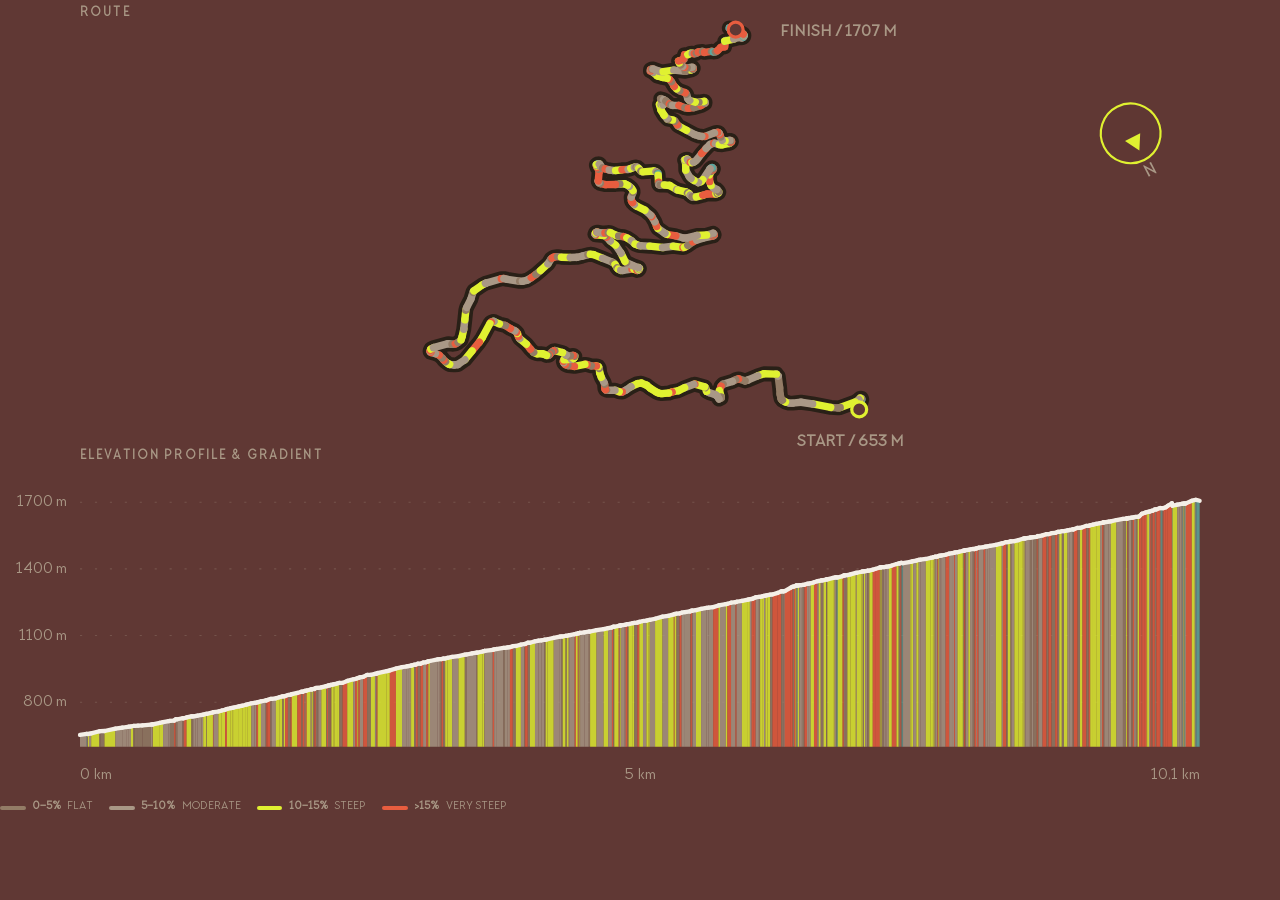
<file: assets/route/PetzensuperVerticale-interactive.html>
<!doctype html>
<html lang="en">
<head>
  <meta charset="utf-8" />
  <meta name="viewport" content="width=device-width, initial-scale=1" />
  <title>Petzen route and elevation</title>
  <style>
    @font-face { font-family: 'TT Chocolates'; src: url('../../assets/fonts/tt-chocolates-regular.woff2') format('woff2'); font-display: swap; }
    :root { --brown: #292017; --rust: #603834; --neon: #e0f131; --muted: #a99886; --flach: #937c66; --moderate: #a99886; --steep: #e0f131; --very-steep: #e85d3f; --downhill: #5ba8a0; }
    * { box-sizing: border-box; }
    html, body { margin: 0; min-width: 320px; overflow: hidden; background: var(--rust); color: var(--muted); font-family: 'TT Chocolates', Arial, sans-serif; }
    .interactive { width: 100%; padding: 0 0 .9375rem; }
    svg { display: block; width: 100%; height: auto; overflow: visible; }
    text { fill: var(--muted); font-family: 'TT Chocolates', Arial, sans-serif; }
    .section-label { fill: var(--muted); font-size: 12px; font-weight: 700; letter-spacing: 2px; }
    .grid-line { stroke: var(--muted); stroke-dasharray: 2 12; opacity: .28; }
    .route-base { fill: none; stroke: var(--brown); stroke-width: 14; stroke-linecap: round; stroke-linejoin: round; }
    .route-segment, .profile-segment { fill: none; stroke-width: 7; stroke-linecap: round; stroke-linejoin: round; }
    .profile-segment { stroke-width: 4; }
    .profile-fill { opacity: .82; }
    .hover-line { stroke: var(--neon); stroke-width: 2; stroke-dasharray: 5 5; opacity: 0; pointer-events: none; }
    .hover-icon { opacity: 0; pointer-events: none; }
    .tooltip { position: fixed; z-index: 3; min-width: 9rem; padding: .65rem .75rem; border: 1px solid var(--neon); background: var(--brown); color: var(--muted); font-size: .8rem; line-height: 1.35; pointer-events: none; opacity: 0; transform: translate(12px, 12px); }
    .tooltip strong { display: block; margin-bottom: .2rem; color: var(--muted); font-size: .95rem; }
    .legend { display: flex; flex-wrap: wrap; gap: 1rem; margin-top: 0rem; padding-left: 0; font-size: .75rem; }
    .legend span { display: inline-flex; align-items: center; gap: .4rem; }
    .swatch { width: 1.6rem; height: .25rem; border-radius: 1rem; }
    .flat { background: var(--flach); } .moderate { background: var(--moderate); } .steep { background: var(--steep); } .very-steep { background: var(--very-steep); } .downhill { background: var(--downhill); }
  </style>
</head>
<body>
  <div class="interactive">
    <svg id="chart" viewBox="0 0 1200 750" role="img" aria-label="Petzen route and elevation profile">
      <g id="route-layer"></g>
      <g id="profile-layer"></g>
      <g id="interaction-layer"></g>
    </svg>
    <div class="legend" aria-label="Slope legend"><span><i class="swatch flat"></i><b>0&ndash;5%</b> FLAT</span><span><i class="swatch moderate"></i><b>5&ndash;10%</b> MODERATE</span><span><i class="swatch steep"></i><b>10&ndash;15%</b> STEEP</span><span><i class="swatch very-steep"></i><b>&gt;15%</b> VERY STEEP</span></div>
  </div>
  <div class="tooltip" id="tooltip" role="status"></div>
  <script>
    const colors = { flach: '#937c66', moderat: '#a99886', steil: '#e0f131', 'sehr steil': '#e85d3f', bergab: '#5ba8a0' };
    const dataUrl = 'PetzensuperVerticale-detailed.json';
    const chart = document.querySelector('#chart');
    const routeLayer = document.querySelector('#route-layer');
    const profileLayer = document.querySelector('#profile-layer');
    const interactionLayer = document.querySelector('#interaction-layer');
    const tooltip = document.querySelector('#tooltip');
    const routeBox = { left: 90, top: 60, width: 1020, height: 437.5 };
    const profileBox = { left: 75, top: 450, right: 1125, bottom: 700 };
    const svgPoint = (x, y) => `${x.toFixed(1)},${y.toFixed(1)}`;
    const formatDecimal = (value, digits) => value.toFixed(digits).replace('.', ',');
    const formatInteger = (value) => Math.round(value).toLocaleString('de-DE');
    const el = (name, attrs = {}) => { const node = document.createElementNS('http://www.w3.org/2000/svg', name); Object.entries(attrs).forEach(([key, value]) => node.setAttribute(key, value)); return node; };
    const routeCoords = (points) => { const lats = points.map((p) => p.lat); const lons = points.map((p) => p.lon); const minLat = Math.min(...lats); const maxLat = Math.max(...lats); const minLon = Math.min(...lons); const maxLon = Math.max(...lons); const rawScale = Math.min(routeBox.width / (maxLon - minLon), routeBox.height / (maxLat - minLat)); const rawWidth = (maxLon - minLon) * rawScale; const rawHeight = (maxLat - minLat) * rawScale; const angle = 513 * Math.PI / 180; const cos = Math.cos(angle); const sin = Math.sin(angle); const rawPoints = points.map((p) => ({ x: (p.lon - minLon) * rawScale, y: (maxLat - p.lat) * rawScale })); const rawCenterX = rawWidth / 2; const rawCenterY = rawHeight / 2; const rotated = rawPoints.map((p) => ({ x: cos * (p.x - rawCenterX) - sin * (p.y - rawCenterY), y: sin * (p.x - rawCenterX) + cos * (p.y - rawCenterY) })); const minX = Math.min(...rotated.map((p) => p.x)); const maxX = Math.max(...rotated.map((p) => p.x)); const minY = Math.min(...rotated.map((p) => p.y)); const maxY = Math.max(...rotated.map((p) => p.y)); const fitScale = Math.min((routeBox.width - 80) / (maxX - minX), (routeBox.height - 80) / (maxY - minY)); const centerX = routeBox.left + routeBox.width / 2; const centerY = routeBox.top + routeBox.height / 2; return rotated.map((p) => ({ x: centerX + p.x * fitScale, y: centerY + p.y * fitScale })); };
    const profileX = (km, total) => profileBox.left + km / total * (profileBox.right - profileBox.left);
    const profileY = (elevation) => profileBox.bottom - (elevation - 600) / 1200 * (profileBox.bottom - profileBox.top);
    const pathFor = (points) => points.map((p) => svgPoint(p.x, p.y)).join(' ');
    const slopeFor = (a, b) => (b.elevationM - a.elevationM) / ((b.distanceKm - a.distanceKm) * 10);
    function addText(parent, text, x, y, attrs = {}) { const node = el('text', { x, y, ...attrs }); node.textContent = text; parent.appendChild(node); return node; }
    function showHover(index, event, data, points, routePoints, profilePoints) {
      const segment = data.segments[Math.min(index, data.segments.length - 1)]; const point = points[Math.min(index, points.length - 1)]; const next = points[Math.min(index + 1, points.length - 1)]; const slope = segment.slopePct; const routePoint = routePoints[Math.min(index, routePoints.length - 1)]; const profilePoint = profilePoints[Math.min(index, profilePoints.length - 1)];
      const elevationGain = data.segments.slice(0, index).reduce((total, current) => total + Math.max(0, current.elevationChangeM), 0);
      document.querySelectorAll('.hover-line, .hover-icon').forEach((node) => node.style.opacity = '1');
      document.querySelector('#profile-hover-line').setAttribute('x1', profilePoint.x); document.querySelector('#profile-hover-line').setAttribute('y1', profileBox.top); document.querySelector('#profile-hover-line').setAttribute('x2', profilePoint.x); document.querySelector('#profile-hover-line').setAttribute('y2', profileBox.bottom);
      document.querySelector('#route-hover-icon').setAttribute('x', routePoint.x - 15); document.querySelector('#route-hover-icon').setAttribute('y', routePoint.y - 15); document.querySelector('#profile-hover-icon').setAttribute('x', profilePoint.x - 12); document.querySelector('#profile-hover-icon').setAttribute('y', profilePoint.y - 12);
      tooltip.innerHTML = `<strong>${formatDecimal(point.distanceKm, 2)} km</strong>${formatInteger(elevationGain)} m elevation gain<br />${formatDecimal(slope, 1)}% slope`; tooltip.style.opacity = '1'; const left = Math.min(event.clientX + 12, window.innerWidth - tooltip.offsetWidth - 20); const top = Math.min(event.clientY + 12, window.innerHeight - tooltip.offsetHeight - 20); tooltip.style.left = `${Math.max(8, left)}px`; tooltip.style.top = `${Math.max(8, top)}px`;
    }
    fetch(dataUrl).then((response) => response.json()).then((data) => { const points = data.points; const routePoints = routeCoords(points); const profilePoints = points.map((p) => ({ x: profileX(p.distanceKm, data.stats.distanceKm), y: profileY(p.elevationM) }));
      routeLayer.appendChild(el('polyline', { points: pathFor(routePoints), class: 'route-base' }));
      data.segments.forEach((segment, index) => routeLayer.appendChild(el('line', { x1: routePoints[index].x, y1: routePoints[index].y, x2: routePoints[index + 1].x, y2: routePoints[index + 1].y, stroke: colors[segment.category], class: 'route-segment' })));
      const labelAway = (point, neighbor) => { const dx = point.x - neighbor.x; const dy = point.y - neighbor.y; const length = Math.max(1, Math.hypot(dx, dy)); return { x: point.x + dx / length * 35, y: point.y + dy / length * 35 }; }; const startLabel = labelAway(routePoints[0], routePoints[1]); const finishPoint = routePoints.at(-1); const finishLabel = { x: Math.min(finishPoint.x + 42, 1115), y: finishPoint.y + 6 }; addText(routeLayer, 'ROUTE', 75, 15, { class: 'section-label' }); addText(routeLayer, 'START / 653 M', startLabel.x, startLabel.y, { fill: '#e0f131', 'font-weight': '700', 'text-anchor': 'middle' }); addText(routeLayer, 'FINISH / 1707 M', finishLabel.x, finishLabel.y, { fill: '#e85d3f', 'font-weight': '700', 'text-anchor': 'start' }); routeLayer.appendChild(el('circle', { cx: routePoints[0].x, cy: routePoints[0].y, r: 7, fill: '#603834', stroke: '#e0f131', 'stroke-width': 3 })); routeLayer.appendChild(el('circle', { cx: routePoints.at(-1).x, cy: routePoints.at(-1).y, r: 7, fill: '#603834', stroke: '#e85d3f', 'stroke-width': 3 })); const compass = el('g', { id: 'compass', transform: 'rotate(513 1060 125)' }); compass.appendChild(el('circle', { cx: 1060, cy: 125, r: 28, fill: '#603834', 'fill-opacity': '.9', stroke: '#e0f131', 'stroke-width': 2 })); compass.appendChild(el('path', { d: 'M1060 143V107M1060 107L1052 121H1068Z', fill: '#e0f131' })); addText(compass, 'N', 1060, 92, { fill: '#a99886', 'text-anchor': 'middle', 'font-weight': '700' }); routeLayer.appendChild(compass); addText(profileLayer, 'ELEVATION PROFILE & GRADIENT', 75, 430, { class: 'section-label' });
      [800, 1100, 1400, 1700].forEach((elevation) => { const y = profileY(elevation); profileLayer.appendChild(el('line', { x1: profileBox.left, y1: y, x2: profileBox.right, y2: y, class: 'grid-line' })); addText(profileLayer, `${elevation} m`, 63, y + 4, { 'text-anchor': 'end' }); });
      data.segments.forEach((segment, index) => profileLayer.appendChild(el('polygon', { points: `${profilePoints[index].x},${profilePoints[index].y} ${profilePoints[index + 1].x},${profilePoints[index + 1].y} ${profilePoints[index + 1].x},${profileBox.bottom} ${profilePoints[index].x},${profileBox.bottom}`, fill: colors[segment.category], class: 'profile-fill' })));
      data.segments.forEach((segment, index) => profileLayer.appendChild(el('line', { x1: profilePoints[index].x, y1: profilePoints[index].y, x2: profilePoints[index + 1].x, y2: profilePoints[index + 1].y, stroke: '#f4efe7', class: 'profile-segment' })));
      addText(profileLayer, '0 km', profileBox.left, 730); addText(profileLayer, '5 km', 600, 730, { 'text-anchor': 'middle' }); addText(profileLayer, `${formatDecimal(data.stats.distanceKm, 1)} km`, profileBox.right, 730, { 'text-anchor': 'end' });
      const routeInteraction = el('polyline', { points: pathFor(routePoints), fill: 'none', stroke: 'transparent', 'stroke-width': 32, 'stroke-linecap': 'round', 'stroke-linejoin': 'round' }); const profileInteraction = el('rect', { x: profileBox.left, y: profileBox.top, width: profileBox.right - profileBox.left, height: profileBox.bottom - profileBox.top, fill: 'transparent' }); interactionLayer.append(routeInteraction, profileInteraction);
      const profileHoverLine = el('line', { id: 'profile-hover-line', class: 'hover-line' }); const routeHoverIcon = el('image', { id: 'route-hover-icon', href: '../../assets/logos/sv_mini_ohne_text-neon.svg', x: routePoints[0].x - 15, y: routePoints[0].y - 15, width: 30, height: 30, class: 'hover-icon' }); const profileHoverIcon = el('image', { id: 'profile-hover-icon', href: '../../assets/logos/sv_mini_ohne_text-neon.svg', x: profilePoints[0].x - 12, y: profilePoints[0].y - 12, width: 24, height: 24, class: 'hover-icon' }); interactionLayer.append(profileHoverLine, routeHoverIcon, profileHoverIcon);
      const nearestPoint = (event, source) => { const rect = chart.getBoundingClientRect(); const x = (event.clientX - rect.left) * 1200 / rect.width; if (source === 'profile') { let index = Math.round((x - profileBox.left) / (profileBox.right - profileBox.left) * (points.length - 1)); return Math.max(0, Math.min(points.length - 1, index)); } let best = 0; let distance = Infinity; routePoints.forEach((point, index) => { const current = Math.hypot(point.x - x, point.y - ((event.clientY - rect.top) * 900 / rect.height)); if (current < distance) { distance = current; best = index; } }); return best; };
      const hover = (event, source) => showHover(nearestPoint(event, source), event, data, points, routePoints, profilePoints); const leave = () => { tooltip.style.opacity = '0'; document.querySelectorAll('.hover-line, .hover-icon').forEach((node) => node.style.opacity = '0'); }; routeInteraction.addEventListener('pointermove', (event) => hover(event, 'route')); profileInteraction.addEventListener('pointermove', (event) => hover(event, 'profile')); routeInteraction.addEventListener('pointerleave', leave); profileInteraction.addEventListener('pointerleave', leave);
    }).catch(() => { addText(interactionLayer, 'Route data unavailable', 75, 100, { fill: '#e85d3f' }); });
  </script>
</body>
</html>
</file>
<file: css/variables.css>
:root {
  --bg: #342828;
  --black: #0a0a0a;
  --white: #f5f5f5;
  --lime: #e0f131;
  --gray: #9a9290;
  --line: rgba(245,245,245,.16);
  --display: "TT Chocolates", "Arial Narrow", Arial, sans-serif;
  --mono: "SF Mono", "Fira Code", ui-monospace, monospace;
}
</file>
<file: css/base.css>
* { box-sizing: border-box; margin: 0; padding: 0; }

html {
  background: var(--bg);
  scroll-behavior: smooth;
}

body {
  background: var(--bg);
  color: var(--white);
  font-family: var(--display);
  line-height: 1.25;
  overflow-x: hidden;
}

body::after {
  content: "";
  position: fixed;
  inset: 0;
  z-index: 9999;
  pointer-events: none;
  opacity: .035;
  background-image: url("data:image/svg+xml,%3Csvg viewBox='0 0 256 256' xmlns='http://www.w3.org/2000/svg'%3E%3Cfilter id='n'%3E%3CfeTurbulence type='fractalNoise' baseFrequency='0.9' numOctaves='4' stitchTiles='stitch'/%3E%3C/filter%3E%3Crect width='100%25' height='100%25' filter='url(%23n)'/%3E%3C/svg%3E");
}

img, video { display: block; max-width: 100%; }
a { color: inherit; text-decoration: none; }

.page { overflow: clip; }

/* iOS SAFE AREA / DYNAMIC ISLAND */

.ios-safe-area {
  position: fixed;
  z-index: 10001;
  top: 0;
  left: 0;
  right: 0;
  width: 100%;
  height: env(safe-area-inset-top, 0px);
  background: #342828;
  pointer-events: none;
}
</file>
<file: css/components.css>
.eyebrow {
  color: var(--lime);
  font-family: var(--mono);
  font-size: 10px;
  line-height: 1;
  letter-spacing: 2px;
  text-transform: uppercase;
}

.micro {
  color: var(--gray);
  font-family: var(--mono);
  font-size: 9px;
  line-height: 1.55;
  letter-spacing: 1.4px;
  text-transform: uppercase;
}

/* HEADER */

.site-header {
  position: fixed;
  z-index: 10000;
  top: calc(env(safe-area-inset-top, 0px) + 12px);
  left: 12px;
  right: 12px;
  height: 58px;
  display: flex;
  align-items: center;
  justify-content: space-between;
  gap: 8px;
  pointer-events: none;
  background: transparent;
  border: 0;
  padding: 0;
}

.site-header > a {
  position: relative;
  flex: 1;
  height: 100%;
  display: flex;
  align-items: center;
  justify-content: center;
  border-radius: 999px;
  background: transparent;
  border: 1px solid rgba(245, 245, 245, .22);
  box-shadow:
    0 4px 18px rgba(0,0,0,.18),
    inset 0 1px 0 rgba(255,255,255,.10);
  backdrop-filter: blur(14px);
  -webkit-backdrop-filter: blur(14px);
  pointer-events: auto;
  overflow: hidden;
}

.logo {
  position: relative;
  top: auto;
  left: auto;
  width: 150px;
  height: auto;
  transform: none;
}

.nav {
  display: none;
}

.header-menu {
  width: 58px;
  height: 58px;
  flex: 0 0 58px;
  display: flex;
  align-items: center;
  justify-content: center;
  border: 1px solid rgba(245,245,245,.22);
  border-radius: 999px;
  background: transparent;
  color: var(--white);
  font-family: var(--display);
  font-size: 30px;
  font-weight: 300;
  line-height: 1;
  cursor: pointer;
  padding: 0;
  box-shadow:
    0 4px 18px rgba(0,0,0,.18),
    inset 0 1px 0 rgba(255,255,255,.10);
  backdrop-filter: blur(14px);
  -webkit-backdrop-filter: blur(14px);
  pointer-events: auto;
  transition:
    background .2s ease,
    transform .2s ease;
}

.header-menu:hover,
.header-menu:focus-visible {
  background: transparent;
}

.header-menu:active {
  transform: scale(.96);
}

/* MOBILE MENU */

.mobile-menu {
  position: fixed;
  z-index: 10002;
  top: calc(env(safe-area-inset-top, 0px) + 78px);
  left: 12px;
  right: 12px;
  display: none;
  padding: 24px;
  background: transparent;
  border: 1px solid rgba(245,245,245,.22);
  border-radius: 22px;
  backdrop-filter: blur(14px);
  -webkit-backdrop-filter: blur(14px);
  box-shadow:
    0 4px 18px rgba(0,0,0,.18),
    inset 0 1px 0 rgba(255,255,255,.10);
}

.mobile-menu.is-open {
  display: block;
}

.mobile-menu nav {
  display: flex;
  flex-direction: column;
  gap: 20px;
}

.mobile-menu a {
  color: var(--white);
  font-family: var(--mono);
  font-size: 12px;
  letter-spacing: 1.5px;
  text-transform: uppercase;
}

.mobile-menu a:hover,
.mobile-menu a:focus-visible {
  color: var(--lime);
}

.mobile-menu .menu-cta {
  color: var(--lime);
  font-weight: 700;
  text-shadow: 0 0 12px rgba(204,255,0,.45);
}

/* GENERIC VIDEO PANEL */

.media-panel {
  position: relative;
  overflow: hidden;
  isolation: isolate;
}

.media-panel > video {
  position: absolute;
  inset: 0;
  width: 100%;
  height: 100%;
  object-fit: cover;
}

.media-panel::after {
  content: "";
  position: absolute;
  inset: 0;
  z-index: -1;
  background: linear-gradient(to bottom, rgba(0,0,0,.05), rgba(0,0,0,.7));
}

/* CTA BUTTON */

.cta {
  display: inline-flex;
  align-items: center;
  gap: 18px;
  margin-top: 24px;
  padding: 14px 18px;
  background: var(--lime);
  color: var(--black);
  font-family: var(--mono);
  font-size: 10px;
  font-weight: 800;
  letter-spacing: 1.5px;
  text-transform: uppercase;
}
</file>
<file: css/sections.css>
/* HERO */

.hero {
  min-height: 100svh;
  position: relative;
  display: flex;
  align-items: flex-end;
  padding: 110px 22px 30px;
  isolation: isolate;
}

.hero > video {
  position: absolute;
  inset: 0;
  width: 100%;
  height: 100%;
  object-fit: cover;
  z-index: -2;
}

.hero::after {
  content: "";
  position: absolute;
  inset: 0;
  z-index: -1;
  background:
    linear-gradient(to bottom, rgba(0,0,0,.15), rgba(0,0,0,.08) 42%, rgba(0,0,0,.82));
}

.hero-logo {
  position: absolute;
  z-index: 2;
  top: 180px;
  left: 50%;
  width: min(58vw, 250px);
  transform: translateX(-50%);
  scale: .75;
  filter: drop-shadow(0 3px 8px rgba(0,0,0,.3));
}

.hero-content {
  position: relative;
  z-index: 3;
  width: min(100%, 760px);
}

.hero-title {
  font-size: clamp(4.2rem, 17vw, 11rem);
  line-height: .76;
  letter-spacing: -.07em;
  font-weight: 900;
  text-transform: uppercase;
}

.hero-sub {
  max-width: 430px;
  margin-top: 24px;
  color: var(--lime);
  font-size: 15px;
  line-height: 1.05;
  font-weight: 800;
  text-transform: uppercase;
}

.hero-facts {
  margin-top: 14px;
  color: var(--white);
  font-size: 12px;
  font-weight: 800;
  line-height: 1.5;
  letter-spacing: 0;
  text-transform: uppercase;
  white-space: nowrap;
}

@media (max-width: 768px) {
  .hero-facts { font-size: 11px; }
}

@media (max-width: 390px) {
  .hero-facts { font-size: 10px; }
}

.scroll-cue {
  position: absolute;
  right: 20px;
  bottom: 28px;
  z-index: 4;
  display: flex;
  flex-direction: column;
  align-items: center;
  gap: 8px;
  color: var(--lime);
  font-family: var(--mono);
  font-size: 9px;
  letter-spacing: 2px;
  text-transform: uppercase;
}

.scroll-cue::after {
  content: "↓";
  font-size: 18px;
  line-height: 1;
  letter-spacing: 0;
}

/* PARTNERS */

.production-page {
  display: flex;
  flex-direction: column;
}

.production-page > .hero { order: 1; }
.production-page > .partners { order: 2; }
.production-page > .statement { order: 3; }
.production-page > .work { order: 4; }
.production-page > .concept { order: 5; }
.production-page > .race-modes { order: 6; }
.production-page > .route-section { order: 7; }
.production-page > .culture { order: 8; }
.production-page > .summit { order: 9; }
.production-page > .final { order: 10; }

.partners {
  min-width: 0;
  padding: 24px 22px 30px;
  overflow: hidden;
}

.partners-label {
  max-width: 1240px;
  margin: 0 auto 14px;
  color: var(--gray);
  font-family: var(--mono);
  font-size: 8px;
  line-height: 1;
  letter-spacing: 1.5px;
  text-transform: uppercase;
  opacity: .62;
}

.partners-list {
  width: 100%;
  overflow: hidden;
}

.partners-track {
  display: flex;
  width: max-content;
  animation: partners-marquee 36s linear infinite;
  will-change: transform;
}

.partners-group {
  display: flex;
  flex: 0 0 auto;
  align-items: center;
  justify-content: space-between;
  gap: clamp(12px, 2vw, 28px);
  width: max(100vw, 1240px);
  padding: 0 clamp(56px, 6vw, 88px) 0 22px;
}

.partner-logo {
  display: flex;
  flex: 1 1 0;
  min-width: 0;
  align-items: center;
  justify-content: center;
  color: var(--gray);
  font-family: var(--mono);
  opacity: .66;
}

.partner-logo svg {
  display: block;
  width: 100%;
  max-width: 172px;
  height: 46px;
  overflow: visible;
}

.partner-logo text {
  fill: currentColor;
  font-family: inherit;
}

@keyframes partners-marquee {
  from { transform: translate3d(0, 0, 0); }
  to { transform: translate3d(-50%, 0, 0); }
}

@media (max-width: 768px) {
  .partners {
    padding: 22px 22px 26px;
  }

  .partners-group {
    gap: 30px;
    width: max-content;
    min-width: 100vw;
    padding-right: 56px;
  }

  .partner-logo {
    flex: 0 0 auto;
  }

  .partner-logo svg {
    width: auto;
    max-width: none;
    height: 38px;
  }
}

@media (prefers-reduced-motion: reduce) {
  .partners-track {
    width: 100%;
    animation: none;
    transform: none;
    will-change: auto;
  }

  .partners-group[aria-hidden="true"] {
    display: none;
  }

  .partners-group {
    width: 100%;
    min-width: 0;
    flex-wrap: wrap;
    justify-content: center;
    gap: 24px;
    padding: 0;
  }

  .partner-logo {
    flex: 1 1 120px;
  }
}

@media (min-width: 1800px) {
  .partners-track {
    animation-duration: 40s;
  }
}

/* BIG STATEMENT */

.statement {
  min-height: 70svh;
  padding: 90px 22px;
  display: flex;
  align-items: center;
  background: var(--bg);
}

.statement h2 {
  max-width: 1050px;
  font-size: clamp(3.6rem, 12vw, 10rem);
  line-height: .8;
  letter-spacing: -.065em;
  font-weight: 900;
  text-transform: uppercase;
}

.statement h2 span { color: var(--lime); }

/* MOVEMENT */

.movement {
  padding: 0 12px 100px;
  background: var(--bg);
}

.movement-frame {
  position: relative;
  height: 78svh;
  min-height: 520px;
  overflow: hidden;
}

.movement-frame video {
  width: 100%;
  height: 100%;
  object-fit: cover;
}

.movement-frame::after {
  content: "";
  position: absolute;
  inset: 0;
  background: linear-gradient(to top, rgba(0,0,0,.7), transparent 48%);
}

.movement-meta {
  position: absolute;
  z-index: 2;
  left: 20px;
  bottom: 20px;
}

/* CONCEPT */

.concept {
  position: relative;
  overflow: hidden;
  padding: 20px 12px 80px;
  background: transparent;
}

.race-modes::before,
.race-modes::after {
  content: "";
  position: absolute;
  inset: 0;
  pointer-events: none;
}

.race-modes::before {
  z-index: 0;
  background-image: url("../assets/pics/petzen_web_optimized.jpg");
  background-size: cover;
  background-position: center;
}

.race-modes::after {
  z-index: 1;
  background: linear-gradient(
    to bottom,
    rgba(52, 40, 40, .72),
    rgba(52, 40, 40, .58)
  );
}

.concept > * {
  position: relative;
  z-index: 2;
}

.concept-head {
  padding: 0 0 26px;
}

.concept-heading {
  margin-top: 12px;
  max-width: 340px;
  color: var(--white);
  font-size: clamp(2.8rem, 6vw, 5.8rem);
  line-height: .8;
  letter-spacing: -.07em;
  font-weight: 900;
  text-transform: uppercase;
}

.concept-selector {
  width: 100%;
  margin: 0 auto;
}

.concept-display {
  display: flex;
  flex-direction: column;
  align-items: center;
  gap: 12px;
  text-align: center;
  transition: opacity .24s ease, transform .24s ease;
}

.concept-display-icon-row {
  display: grid;
  grid-template-columns: clamp(44px, 5vw, 52px) auto clamp(44px, 5vw, 52px);
  align-items: center;
}

.concept-display-arrow {
  display: grid;
  width: 100%;
  min-width: 44px;
  min-height: 44px;
  place-items: center;
  padding: 0;
  border: 0;
  background: transparent;
  color: var(--gray);
  font: inherit;
  font-size: 22px;
  font-weight: 300;
  line-height: 1;
  opacity: .42;
  cursor: pointer;
}

.concept-display-arrow:focus-visible {
  outline: 1px solid var(--lime);
  outline-offset: 5px;
}

.concept-display.is-changing {
  opacity: .35;
  transform: translateY(8px);
}

.concept-display-icon {
  width: min(20vw, 140px);
  max-width: 140px;
  aspect-ratio: 1;
  display: grid;
  place-items: center;
  touch-action: pan-y;
}

.concept-display-icon img {
  width: 100%;
  height: 100%;
  object-fit: contain;
  filter: brightness(0) saturate(100%) invert(83%) sepia(45%) saturate(500%) hue-rotate(25deg) brightness(110%) contrast(95%);
  transition: transform .24s ease, opacity .24s ease;
}

.concept-display-copy {
  display: flex;
  flex-direction: column;
  align-items: center;
  gap: 8px;
}

.concept-display-title {
  margin: 0;
  color: var(--white);
  font-size: clamp(2.3rem, 5vw, 4.8rem);
  line-height: .84;
  letter-spacing: -.06em;
  font-weight: 900;
  text-transform: uppercase;
  transition: opacity .24s ease, transform .24s ease;
}

.concept-display-description {
  margin: 0;
  max-width: 460px;
  color: var(--gray);
  font-size: 12px;
  line-height: 1.34;
  font-weight: 600;
  letter-spacing: .02em;
  text-transform: uppercase;
  transition: opacity .24s ease, transform .24s ease;
}

.concept-horizontal {
  display: none;
  max-width: 980px;
  margin: 0 auto;
  padding-top: 8px;
}

body[data-concept-variant="horizontal"] .concept-shell {
  display: none;
}

body[data-concept-variant="horizontal"] .concept-horizontal {
  display: block;
}

.concept-horizontal-display {
  display: flex;
  flex-direction: column;
  align-items: center;
  gap: 18px;
  text-align: center;
}

.concept-horizontal-display-icon {
  width: min(28vw, 180px);
  min-width: 96px;
  aspect-ratio: 1;
  display: grid;
  place-items: center;
}

.concept-horizontal-display-icon img {
  width: 100%;
  height: 100%;
  object-fit: contain;
  filter: brightness(0) saturate(100%) invert(83%) sepia(45%) saturate(500%) hue-rotate(25deg) brightness(110%) contrast(95%);
}

.concept-horizontal-display-title {
  margin: 0;
  color: var(--white);
  font-size: clamp(2.3rem, 5vw, 4.8rem);
  line-height: .84;
  letter-spacing: -.06em;
  font-weight: 900;
  text-transform: uppercase;
}

.concept-horizontal-display-description {
  margin-top: 14px;
  max-width: 540px;
  color: var(--gray);
  font-size: 12px;
  line-height: 1.34;
  font-weight: 600;
  letter-spacing: .02em;
  text-transform: uppercase;
}

.concept-horizontal-nav {
  display: flex;
  align-items: flex-end;
  justify-content: center;
  gap: clamp(14px, 2vw, 28px);
  margin-top: 28px;
  padding-bottom: 4px;
  overflow-x: auto;
  scrollbar-width: none;
  -ms-overflow-style: none;
}

.concept-horizontal-nav::-webkit-scrollbar {
  display: none;
}

.concept-horizontal-nav-item {
  flex: 0 0 auto;
  display: flex;
  flex-direction: column;
  align-items: center;
  gap: 10px;
  padding: 0 4px 0;
  border: 0;
  background: transparent;
  color: var(--gray);
  cursor: pointer;
  text-transform: uppercase;
  font-family: var(--mono);
  font-size: 10px;
  line-height: 1.1;
  letter-spacing: 1.4px;
  transition: color .2s ease, opacity .2s ease;
}

.concept-horizontal-nav-item img {
  width: clamp(36px, 5vw, 58px);
  height: clamp(36px, 5vw, 58px);
  object-fit: contain;
  opacity: .72;
  filter: brightness(0) saturate(100%) invert(77%) sepia(0) saturate(0) brightness(1);
}

.concept-horizontal-nav-item span {
  display: inline-block;
  min-height: 18px;
}

.concept-horizontal-nav-item.is-active {
  color: var(--lime);
}

.concept-horizontal-nav-item.is-active img {
  opacity: 1;
  filter: brightness(0) saturate(100%) invert(83%) sepia(45%) saturate(500%) hue-rotate(25deg) brightness(110%) contrast(95%);
}

.concept-horizontal-nav-item.is-active span::after {
  content: "";
  display: block;
  width: 100%;
  height: 1px;
  margin-top: 6px;
  background: var(--lime);
}

.concept-horizontal-nav-item:focus-visible {
  outline: 1px solid var(--lime);
  outline-offset: 6px;
}

.concept-selector-list {
  display: grid;
  grid-template-columns: repeat(4, minmax(0, 1fr));
  width: min(76%, 1100px);
  margin-right: auto;
  margin-left: auto;
  align-items: flex-end;
  margin-top: 30px;
  padding-bottom: 4px;
  overflow-x: auto;
  scrollbar-width: none;
  -ms-overflow-style: none;
}

.concept-selector-list::-webkit-scrollbar {
  display: none;
}

.concept-selector-item {
  position: relative;
  flex: 0 0 auto;
  display: flex;
  flex-direction: column;
  align-items: center;
  gap: 8px;
  padding: 0 3px 8px;
  border: 0;
  background: transparent;
  color: var(--gray);
  font-family: var(--mono);
  font-size: 9px;
  line-height: 1.15;
  letter-spacing: 1.4px;
  text-transform: uppercase;
  cursor: pointer;
  transition: color .2s ease, opacity .2s ease;
}

.concept-selector-item img {
  width: clamp(36px, 5vw, 58px);
  height: clamp(36px, 5vw, 58px);
  object-fit: contain;
  opacity: .72;
  filter: brightness(0) saturate(100%) invert(70%) sepia(0) saturate(0) brightness(1);
  transition: opacity .2s ease, filter .2s ease, transform .2s ease;
}

.concept-selector-item span {
  display: inline-flex;
  justify-content: center;
  min-height: 18px;
}

.concept-selector-item.is-active {
  color: var(--lime);
}

.concept-selector-item.is-active img {
  opacity: 1;
  filter: brightness(0) saturate(100%) invert(83%) sepia(45%) saturate(500%) hue-rotate(25deg) brightness(110%) contrast(95%);
}

.concept-selector-item.is-active::after {
  content: "";
  display: block;
  width: 38%;
  height: 1px;
  background: var(--lime);
}

.concept-selector-item:focus-visible {
  outline: 1px solid var(--lime);
  outline-offset: 6px;
}

.concept-horizontal-nav-item:focus-visible,
.concept-selector-item:focus-visible {
  outline: 1px solid var(--lime);
  outline-offset: 6px;
}

@media (max-width: 768px) {
  .concept {
    padding: 20px 22px 40px;
  }

  .race-modes::before {
    background-position: center center;
  }

  .concept-head {
    padding: 0 0 26px;
  }

  .concept-display {
    gap: 10px;
  }

  .concept-display-icon {
    width: min(25vw, 125px);
    max-width: 125px;
  }

  .concept-display-arrow {
    font-size: 20px;
  }

  .concept-display-copy {
    gap: 8px;
  }

  .concept-display-title {
    font-size: clamp(2.3rem, 8vw, 4rem);
  }

  .concept-display-description {
    max-width: min(84vw, 340px);
  }

  .concept-selector-list {
    display: grid;
    grid-template-columns: repeat(4, minmax(0, 1fr));
    width: 100%;
    justify-content: center;
    gap: clamp(6px, 2vw, 12px);
    margin-top: 18px;
  }

  .concept-horizontal-display {
    gap: 14px;
  }

  .concept-horizontal-display-icon {
    width: min(32vw, 150px);
  }

  .concept-horizontal-display-title {
    font-size: clamp(2.2rem, 8vw, 3.8rem);
  }

  .concept-horizontal-display-description {
    max-width: 420px;
  }

  .concept-horizontal-nav {
    justify-content: flex-start;
    margin-top: 18px;
  }
}

@media (prefers-reduced-motion: reduce) {
  .concept-display,
  .concept-display-icon img,
  .concept-display-title,
  .concept-display-description,
  .concept-selector-item,
  .concept-selector-item img,
  .concept-horizontal-nav-item,
  .concept-horizontal-display {
    transition: none !important;
  }
}

/* EVENT INTRO */

.event-intro {
  padding: 0;
  background: var(--bg);
}

.event-visual {
  position: relative;
  height: 62svh;
  min-height: 430px;
  overflow: hidden;
  transition: height .35s ease;
}

.event-visual video {
  display: block;
  width: 100%;
  height: 100%;
  object-fit: cover;
}

.event-overlay {
  position: absolute;
  inset: 0;
  z-index: 2;
  display: flex;
  flex-direction: column;
  justify-content: space-between;
  padding: 22px;
  color: var(--white);
  font-family: var(--display);
  text-shadow: 0 2px 12px rgba(0,0,0,.55);
}

.event-intro-grid {
  max-width: 1000px;
  margin-top: 20px;
}

.event-intro h2 {
  max-width: 900px;
  font-family: var(--display);
  font-size: 2.5rem;
  line-height: .82;
  letter-spacing: -.06em;
  font-weight: 900;
  text-transform: uppercase;
}

.event-intro h2 span {
  color: var(--lime);
}

.event-note-toggle {
  position: relative;
  display: flex;
  flex-direction: column;
  width: 68%;
  max-width: 32rem;
  margin-left: auto;
  border: 0;
  padding: 0;
  background: transparent;
  color: var(--gray);
  font-family: var(--mono);
  font-size: 11px;
  line-height: 1.55;
  text-transform: uppercase;
  text-align: right;
  cursor: pointer;
}

.event-note-toggle:focus-visible {
  outline: 1px solid var(--lime);
  outline-offset: 4px;
}

.event-note-teaser {
  display: block;
  max-height: 4.8em;
  overflow: hidden;
  padding-right: 1.25rem;
  opacity: 1;
  transition: max-height .35s ease, opacity .2s ease, padding .35s ease;
}

.event-note-expanded {
  display: grid;
  grid-template-rows: 0fr;
  width: 100%;
  opacity: 0;
  transition: grid-template-rows .35s ease, opacity .2s ease;
}

.event-note-copy {
  display: grid;
  gap: .8rem;
  min-height: 0;
  overflow: hidden;
}

.event-note-toggle[aria-expanded="true"] .event-note-teaser {
  max-height: 0;
  padding-right: 0;
  opacity: 0;
}

.event-note-toggle[aria-expanded="true"] .event-note-expanded {
  grid-template-rows: 1fr;
  opacity: 1;
}

.event-note-indicator {
  position: absolute;
  right: 0;
  bottom: 0;
  padding-left: .35rem;
  font-family: var(--display);
  font-size: 14px;
  line-height: 1;
}

.event-note-toggle[aria-expanded="true"] .event-note-indicator {
  position: static;
  align-self: flex-end;
  margin-top: .45rem;
  padding-left: 0;
}

/* ROUTE */

.route-section {
  padding: 82px 22px 90px;
  background-color: var(--bg);
  background-image:
    linear-gradient(
      to bottom,
      rgba(52, 40, 40, .2),
      rgba(52, 40, 40, .18) 45%,
      rgba(52, 40, 40, .3)
    ),
    url("../assets/pics/Mountain_web.jpg");
  background-position: center center;
  background-repeat: no-repeat;
  background-size: cover;
}

.route-section .data {
  background: transparent;
}

.route-facts {
  display: flex;
  flex-direction: column;
  gap: .4rem;
  margin-top: 22px;
  color: var(--gray);
  font-family: var(--display);
  font-size: .75rem;
  font-weight: 700;
  line-height: 1.3;
  text-transform: uppercase;
}

.route-facts-row {
  display: flex;
  flex-wrap: wrap;
  column-gap: 1.25rem;
  row-gap: .3rem;
}

.route-facts-date {
  color: var(--lime);
}

.route-head {
  display: grid;
  gap: 30px;
  margin-top: 24px;
  margin-bottom: 50px;
}

.route-head h2 {
  max-width: 950px;
  font-size: clamp(3.8rem, 12vw, 9rem);
  line-height: .78;
  letter-spacing: -.065em;
  font-weight: 900;
  text-transform: uppercase;
}

.route-head h2 span {
  color: var(--lime);
}

.route-copy {
  max-width: 520px;
  color: var(--gray);
  font-size: 15px;
  line-height: 1.35;
}

.route-interactive {
  display: grid;
  width: min(100%, 1200px);
  gap: 24px;
  margin-inline: auto;
  padding-bottom: 15px;
  color: var(--gray);
  font-family: var(--display);
  overflow: visible;
}

.route-visual-card,
.elevation-card {
  border: 0px solid transparent;
  border-radius: 14px;
  background: rgba(16, 11, 11, .66);
  box-shadow: inset 0 1px 0 rgba(244, 239, 231, .06);
}

.route-visual-card {
  padding: 16px 24px 18px;
}

.elevation-card {
  padding: 12px 24px 18px;
}

.route-interactive svg {
  display: block;
  width: 100%;
  height: auto;
  overflow: visible;
  touch-action: none;
  user-select: none;
  -webkit-user-select: none;
}

.route-interactive text {
  fill: var(--gray);
  font-family: var(--display);
}

.route-interactive .section-label {
  fill: var(--gray);
  font-size: 12px;
  font-weight: 700;
  letter-spacing: 2px;
}

.route-interactive .grid-line {
  stroke: var(--gray);
  stroke-dasharray: 2 12;
  opacity: .28;
}

.route-interactive .route-base {
  fill: none;
  stroke: var(--black);
  stroke-width: 14;
  stroke-linecap: round;
  stroke-linejoin: round;
}

.route-interactive .route-segment,
.route-interactive .profile-segment {
  fill: none;
  stroke-width: 7;
  stroke-linecap: round;
  stroke-linejoin: round;
}

.route-interactive .profile-segment {
  stroke-width: 4;
}

.route-interactive .profile-fill {
  opacity: .82;
}

.route-interactive .hover-line {
  stroke: var(--lime);
  stroke-width: 2;
  stroke-dasharray: 5 5;
  opacity: 0;
  pointer-events: none;
}

.route-interactive .hover-icon {
  opacity: 0;
  pointer-events: none;
}

.route-tooltip {
  position: fixed;
  z-index: 10003;
  min-width: 9rem;
  padding: .65rem .75rem;
  border: 1px solid var(--lime);
  background: var(--black);
  color: var(--gray);
  font-family: var(--display);
  font-size: .8rem;
  line-height: 1.35;
  pointer-events: none;
  opacity: 0;
  transform: translate(12px, 12px);
}

.route-tooltip strong {
  display: block;
  margin-bottom: .2rem;
  color: var(--white);
  font-size: .95rem;
}

.route-legend {
  display: flex;
  flex-wrap: wrap;
  gap: 1rem;
  margin-top: 4px;
  padding-left: 0;
  color: var(--gray);
  font-family: var(--display);
  font-size: .75rem;
}

.route-legend span {
  display: inline-flex;
  align-items: center;
  gap: .4rem;
}

.route-swatch {
  width: 1.6rem;
  height: .25rem;
  border-radius: 1rem;
}

.route-flat { background: #937c66; }
.route-moderate { background: #a99886; }
.route-steep { background: var(--lime); }
.route-very-steep { background: #e85d3f; }
.route-downhill { background: #5ba8a0; }

/* RACE MODES */

.race-modes {
  position: relative;
  padding: 76px 22px 88px;
  background: transparent;
}

.race-modes-inner {
  position: relative;
  z-index: 2;
  width: min(100%, 1400px);
  margin: 0 auto;
}

.race-modes-head {
  margin: 24px 0 52px;
}

.race-modes-head h2 {
  font-size: clamp(2.4rem, 8.8vw, 8rem);
  font-weight: 900;
  line-height: .82;
  text-transform: uppercase;
}

.race-modes-head h2 span { color: var(--lime); }

.race-mode {
  border-top: 1px solid var(--line);
}

.race-mode:last-child {
  border-bottom: 1px solid var(--line);
}

.race-mode-heading {
  font-size: inherit;
}

.race-mode-trigger {
  display: flex;
  width: 100%;
  align-items: flex-start;
  justify-content: space-between;
  gap: 1rem;
  padding: .6rem 0;
  border: 0;
  background: transparent;
  color: var(--white);
  text-align: left;
  cursor: pointer;
}

.race-mode-name {
  min-width: 0;
  font-family: var(--display);
  font-size: clamp(1.375rem, 2vw, 1.75rem);
  font-weight: 900;
  line-height: .92;
  text-transform: uppercase;
  transition: color 220ms ease;
}

.race-mode-icon {
  flex: 0 0 1.25rem;
  padding-top: .3rem;
  color: var(--lime);
  font-family: var(--mono);
  font-size: .9rem;
  line-height: 1;
  text-align: right;
}

.race-mode-panel {
  display: grid;
  grid-template-rows: 0fr;
  opacity: 0;
  transition: grid-template-rows 240ms ease, opacity 240ms ease;
}

.race-mode-panel > div {
  min-height: 0;
  overflow: hidden;
}

.race-mode-description {
  padding: 0 2.25rem 1.15rem 0;
  color: var(--gray);
  font-family: var(--mono);
  font-size: .8rem;
  font-weight: 400;
  line-height: 1.55;
}

.race-mode-lead {
  display: block;
  color: var(--white);
  font-weight: 700;
}

.race-mode.is-open .race-mode-name {
  color: var(--lime);
}

.race-mode.is-open .race-mode-panel {
  grid-template-rows: 1fr;
  opacity: 1;
}

@media (prefers-reduced-motion: reduce) {
  .race-mode-name,
  .race-mode-panel {
    transition-duration: 0.01ms;
  }
}

/* WORK */

.work {
  min-height: 88svh;
  position: relative;
  display: flex;
  align-items: flex-end;
  padding: 30px 22px 34px;
  overflow: hidden;
  isolation: isolate;
}

.work video {
  position: absolute;
  inset: 0;
  width: 100%;
  height: 100%;
  object-fit: cover;
  z-index: -2;
}

.work::after {
  content: "";
  position: absolute;
  inset: 0;
  z-index: -1;
  background: linear-gradient(to top, rgba(0,0,0,.85), rgba(0,0,0,.05) 72%);
}

.work h2 {
  margin-top: 20px;
  color: var(--white);
  font-size: clamp(4rem, 17vw, 11rem);
  line-height: .75;
  letter-spacing: -.07em;
  font-weight: 900;
  text-transform: uppercase;
}

.work h2 span { color: var(--lime); }

/* DATA */

.data {
  padding: 70px 22px 100px;
  background: var(--bg);
}

.data-primary {
  display: grid;
  grid-template-columns: repeat(4, minmax(0, 1fr));
  gap: 1.25rem;
  max-width: 1100px;
  margin-top: 30px;
  padding: 18px 0;
  border-top: 1px solid var(--line);
  border-bottom: 1px solid var(--line);
}

.data-fact {
  display: flex;
  min-width: 0;
  flex-direction: column;
  gap: .5rem;
  font-family: var(--mono);
  text-transform: uppercase;
}

.data-fact-value {
  color: var(--white);
  font-size: 14px;
  line-height: 1.3;
  overflow-wrap: anywhere;
}

.data-fact-label {
  color: var(--gray);
  font-size: 9px;
  line-height: 1.3;
}

.data-toggle {
  display: flex;
  align-items: center;
  justify-content: flex-end;
  gap: .6rem;
  width: 100%;
  max-width: 1100px;
  margin-top: 14px;
  border: 0;
  padding: 4px 0;
  background: transparent;
  color: var(--gray);
  font-family: var(--mono);
  font-size: 10px;
  line-height: 1.4;
  text-transform: uppercase;
  cursor: pointer;
}

.data-toggle:focus-visible {
  outline: 1px solid var(--lime);
  outline-offset: 4px;
}

.data-toggle-indicator {
  color: var(--lime);
  font-family: var(--display);
  font-size: 15px;
  line-height: 1;
}

.data-details {
  display: grid;
  grid-template-rows: 0fr;
  max-width: 1100px;
  margin-top: 0;
  opacity: 0;
  transition: grid-template-rows .3s ease, opacity .2s ease, margin-top .3s ease;
}

.data-details-inner {
  min-height: 0;
  overflow: hidden;
}

.data.is-expanded .data-details {
  grid-template-rows: 1fr;
  margin-top: 18px;
  opacity: 1;
}

.data-grid {
  width: 100%;
  border-top: 1px solid var(--line);
}

.data-row {
  display: grid;
  grid-template-columns: 1fr 1.5fr;
  align-items: baseline;
  gap: 20px;
  padding: 16px 0;
  border-bottom: 1px solid var(--line);
  font-family: var(--mono);
  font-size: 10px;
  letter-spacing: 1px;
  text-transform: uppercase;
}

.data-row dt { color: var(--gray); }
.data-row dd { font-weight: 500; }

.data-row-text { align-items: start; }
.data-row-full { grid-template-columns: 1fr; }
.data-row-full dt { position: absolute; width: 1px; height: 1px; padding: 0; margin: -1px; overflow: hidden; clip: rect(0, 0, 0, 0); white-space: nowrap; border: 0; }
.data-row-text dd {
  font-size: 12px;
  line-height: 1.7;
  letter-spacing: .3px;
  text-transform: none;
  overflow-wrap: break-word;
}

/* CULTURE */

.culture {
  padding: 76px 0 0;
  background: var(--bg);
}

.culture-head {
  padding: 0 22px 50px;
}

.culture-head h2 {
  margin-top: 24px;
  font-size: clamp(4rem, 16vw, 11rem);
  line-height: .76;
  letter-spacing: -.07em;
  font-weight: 900;
  text-transform: uppercase;
}

.culture-head h2 span { color: var(--lime); }

.culture-gallery {
  display: grid;
  grid-template-columns: 1.25fr .75fr;
  gap: 4px;
  padding: 0 4px;
}

.culture-gallery video {
  width: 100%;
  height: 35svh;
  min-height: 190px;
  object-fit: cover;
}

.culture-gallery .tall { height: 58svh; }

.culture-note {
  padding: 18px 22px 85px;
  color: var(--gray);
  font-family: var(--mono);
  font-size: 9px;
  line-height: 1.5;
  letter-spacing: 1.5px;
  text-transform: uppercase;
}

/* SUMMIT */

.summit {
  min-height: 90svh;
  position: relative;
  display: flex;
  align-items: flex-end;
  padding: 30px 22px 40px;
  overflow: hidden;
  isolation: isolate;
}

.summit video {
  position: absolute;
  inset: 0;
  width: 100%;
  height: 100%;
  object-fit: cover;
  z-index: -2;
}

.summit::after {
  content: "";
  position: absolute;
  inset: 0;
  z-index: -1;
  background: linear-gradient(to top, rgba(0,0,0,.85), rgba(0,0,0,.05) 75%);
}

.summit h2 {
  margin-top: 20px;
  color: var(--white);
  font-size: clamp(4rem, 17vw, 10rem);
  line-height: .75;
  letter-spacing: -.07em;
  font-weight: 900;
  text-transform: uppercase;
}

.summit h2 span { color: var(--lime); }

.summit-copy {
  max-width: 450px;
  margin-top: 25px;
  font-size: 15px;
  line-height: 1.2;
}

.summit-payoff {
  margin-top: 30px;
  color: var(--lime);
  font-size: 19px;
  line-height: 1;
  font-weight: 900;
  text-transform: uppercase;
}

/* FINAL */

.final {
  padding: 100px 22px 40px;
  background: var(--black);
}

.final h2 {
  margin-top: 20px;
  font-size: clamp(4.2rem, 18vw, 12rem);
  line-height: .74;
  letter-spacing: -.075em;
  font-weight: 900;
  text-transform: uppercase;
}

.final-meta {
  display: flex;
  flex-wrap: wrap;
  gap: 12px 28px;
  margin-top: 30px;
}

.final .cta { margin-top: 40px; }

.newsletter {
  max-width: 560px;
  margin-top: 100px;
  padding-top: 25px;
  border-top: 1px solid #292424;
}

.newsletter-form {
  display: flex;
  margin-top: 16px;
}

.newsletter input {
  min-width: 0;
  flex: 1;
  padding: 13px;
  background: transparent;
  border: 1px solid #444;
  color: var(--white);
  font-family: var(--mono);
  font-size: 10px;
}

.newsletter button {
  width: 52px;
  border: 0;
  background: var(--lime);
  color: var(--black);
  font-weight: 900;
}

.footer {
  display: flex;
  justify-content: space-between;
  gap: 20px;
  padding: 30px 22px 50px;
  background: var(--black);
  color: var(--gray);
  font-family: var(--mono);
  font-size: 9px;
  letter-spacing: 1.5px;
  text-transform: uppercase;
}

/* LEGAL NOTICE */

.legal {
  padding: calc(env(safe-area-inset-top, 0px) + 124px) 22px 68px;
}

.legal-inner {
  width: min(100%, 860px);
}

body.legal-page .site-header {
  left: 22px;
  right: 22px;
}

body.legal-page .site-header > a {
  flex: 0 0 auto;
  justify-content: flex-start;
  overflow: visible;
  border: 0;
  border-radius: 0;
  background: transparent;
  box-shadow: none;
  backdrop-filter: none;
  -webkit-backdrop-filter: none;
}

body.legal-page .legal-title {
  margin-top: 14px;
  font-size: clamp(3.6rem, 16vw, 6rem);
  line-height: .76;
}

.legal h2 {
  max-width: 560px;
  margin-top: 28px;
  font-family: var(--mono);
  font-size: 11px;
  font-weight: 400;
  line-height: 1.6;
  letter-spacing: 1.5px;
  text-transform: uppercase;
  color: var(--gray);
}

.legal-details {
  display: grid;
  gap: 22px;
  max-width: 720px;
  margin-top: 34px;
}

.legal-detail {
  display: grid;
  grid-template-columns: minmax(110px, 160px) minmax(0, 1fr);
  gap: 18px;
  align-items: start;
}

.legal-detail dt {
  padding-top: 4px;
}

.legal-detail dd {
  min-width: 0;
  font-size: clamp(17px, 2vw, 21px);
  line-height: 1.35;
  overflow-wrap: anywhere;
}

.legal-detail address {
  font-style: normal;
}

.legal-detail a {
  border-bottom: 1px solid var(--line);
}

@media (min-width: 769px) {
  .legal {
    padding: calc(env(safe-area-inset-top, 0px) + 158px) 7vw 92px;
  }

  body.legal-page .site-header {
    left: 7vw;
    right: 7vw;
  }

  body.legal-page .legal-title {
    font-size: clamp(6rem, 10vw, 10rem);
  }
}

@media (max-width: 480px) {
  .legal-detail {
    grid-template-columns: minmax(0, 1fr);
    gap: 7px;
  }

  .legal-detail dt {
    padding-top: 0;
  }

  .legal-details {
    gap: 18px;
    margin-top: 28px;
  }
}
</file>
<file: css/responsive.css>
/* DESKTOP: same content, different composition */

@media (min-width: 769px) {
  .site-header {
    left: 24px;
    right: 24px;
    height: 64px;
    top: 20px;
  }

  .site-header > a {
    flex: 0 1 520px;
  }

  .logo {
    width: 190px;
  }

  .header-menu {
    width: 64px;
    height: 64px;
    flex-basis: 64px;
  }

  .mobile-menu {
    top: calc(env(safe-area-inset-top, 0px) + 92px);
  }

  .hero {
    min-height: 100vh;
    padding: 140px 6vw 60px;
  }

  .hero-logo {
    top: 135px;
    width: 450px;
  }

  .hero-title {
    font-size: clamp(7rem, 12vw, 13rem);
    max-width: 900px;
  }

  .hero-sub { font-size: 18px; }

  .statement {
    min-height: 66vh;
    padding: 100px 7vw;
  }

  .statement h2 {
    max-width: none;
    font-size: clamp(4.8rem, 6.5vw, 9rem);
  }

  .concept-head {
    padding-left: calc(7vw - 12px);
  }

  .movement {
    padding: 0 5vw 120px;
  }

  .movement-frame {
    height: 82vh;
  }

  .concept-icon {
    top: 40%;
    left: 50%;
    right: auto;
    width: 190px;
    height: 190px;
    transform: translate(-50%, -50%);
  }

  .concept-card h3 {
    font-size: clamp(3.5rem, 5vw, 7rem);
  }

  .event-intro {
    padding: 0;
  }

  .event-visual {
    height: auto;
    min-height: max(110svh, 65vw, 780px);
  }

  .event-visual video {
    position: absolute;
    inset: 0;
  }

  .event-visual::after {
    content: "";
    position: absolute;
    inset: 0;
    z-index: 1;
    background: linear-gradient(to top, rgba(0,0,0,.85), rgba(0,0,0,.05) 72%);
  }

  .event-overlay {
    position: relative;
    inset: auto;
    z-index: 2;
    min-height: inherit;
    justify-content: space-between;
    padding: 100px 7vw 60px;
  }

  .event-intro-grid {
    margin-top: 20px;
  }

  .event-intro h2 {
    font-size: clamp(7rem, 13vw, 16rem);
    line-height: .75;
    letter-spacing: -.07em;
  }

  .event-note-toggle {
    font-size: 12px;
  }

  /* ROUTE */

  .route-section {
    padding: 100px 7vw 20px;
  }

  .route-head {
    grid-template-columns: 1fr;
    gap: 7vw;
    margin-top: 24px;
    margin-bottom: 70px;
  }

  .route-head h2 {
    max-width: none;
    font-size: clamp(4rem, 8.5vw, 11rem);
  }

  .route-copy {
    font-size: 17px;
  }

  .route-interactive {
    padding-bottom: 20px;
  }

  .route-visual-card {
    padding: 14px 18px 16px;
  }

  .elevation-card {
    padding: 12px 18px 16px;
  }

  .route-legend {
    font-size: .8rem;
    gap: 1.5rem;
  }

  .race-modes {
    padding: 102px 7vw 108px;
  }

  .race-modes-inner {
    margin-left: 0;
    margin-right: auto;
  }

  .race-modes-head {
    margin: 30px 0 70px;
  }

  .race-mode-trigger {
    padding: .75rem 0;
  }

  .race-mode-description {
    padding-bottom: 1.5rem;
    font-size: .9rem;
  }

  .work {
    min-height: 90vh;
    padding: 50px 7vw 60px;
  }

  .work h2 {
    font-size: clamp(7rem, 13vw, 16rem);
  }

  .data {
    padding: 30px 7vw;
  }

  .data-primary {
    margin-top: 45px;
    padding: 22px 0;
  }

  .data-fact-value {
    font-size: 16px;
  }

  .data-fact-label {
    font-size: 10px;
  }

  .data-grid {
    margin-top: 0;
  }

  .data-row {
    grid-template-columns: 180px 1fr;
    padding: 18px 0;
    font-size: 11px;
  }

  .culture {
    padding-top: 90px;
  }

  .culture-head {
    padding: 0 7vw 70px;
  }

  .culture-head h2 {
    font-size: clamp(7rem, 12vw, 15rem);
  }

  .culture-gallery {
    grid-template-columns: 1fr .65fr 1fr;
    padding: 0 5vw;
    gap: 8px;
  }

  .culture-gallery video {
    height: 70vh;
  }

  .culture-gallery .tall {
    height: 86vh;
  }

  .culture-note {
    padding: 25px 7vw 100px;
  }

  .summit {
    min-height: 92vh;
    padding: 50px 7vw 60px;
  }

  .summit h2 {
    font-size: clamp(7rem, 13vw, 16rem);
  }

  .summit-copy { font-size: 18px; }

  .summit-payoff { font-size: 24px; }

  .final {
    padding: 130px 7vw 50px;
  }

  .final h2 {
    font-size: clamp(8rem, 14vw, 17rem);
  }

  .final-meta {
    font-size: 10px;
  }

  .footer {
    padding: 35px 7vw 55px;
  }
}

@media (max-width: 768px) {
  .nav { display: none; }

  .header-menu {
    display: flex;
  }

  .hero-logo {
    width: 320px;
  }

  /* CONCEPT — MOBILE EDITORIAL */

  .concept {
    padding: 20px 22px 28px;
  }

  .event-intro {
    padding: 0;
  }

  .event-visual {
    height: 88svh;
    min-height: 430px;
  }

  .event-visual.event-note-is-expanded {
    height: max(88svh, 620px);
  }

  .event-visual video {
    position: absolute;
    inset: 0;
    z-index: 0;
  }

  .event-visual::after {
    content: "";
    position: absolute;
    inset: 0;
    z-index: 1;
    background: linear-gradient(to top, rgba(0,0,0,.85), rgba(0,0,0,.05) 72%);
  }

  .event-overlay {
    z-index: 2;
    justify-content: space-between;
    padding: max(84px, calc(env(safe-area-inset-top, 0px) + 84px)) 22px 34px;
  }

  .event-intro-grid {
    margin-top: 20px;
  }

  .event-note-toggle {
    margin-left: 22%;
  }

  .event-intro h2 {
    font-size: clamp(4rem, 17vw, 11rem);
    line-height: .75;
    letter-spacing: -.07em;
  }

  .concept-head {
    padding: 0 0 26px;
  }

  .concept-display {
    gap: 10px;
  }

  .concept-display-icon {
    width: min(25vw, 125px);
    max-width: 125px;
  }

  .concept-display-arrow {
    font-size: 20px;
  }

  .concept-display-title {
    font-size: clamp(2.3rem, 8vw, 4rem);
  }

  .concept-display-description {
    max-width: min(84vw, 340px);
  }

  .concept-selector-list {
    display: grid;
    grid-template-columns: repeat(4, minmax(0, 1fr));
    width: 100%;
    justify-content: center;
    gap: clamp(6px, 2vw, 12px);
    margin-top: 18px;
  }

  /* ROUTE */

  .route-section {
    padding-top: 82px;
    padding-bottom: 8px;
  }

  .data {
    padding: 30px 12px;
  }

  .data-primary {
    grid-template-columns: repeat(2, minmax(0, 1fr));
    gap: 1.1rem .8rem;
    margin-top: 24px;
    padding: 16px 0;
  }

  .data-fact-value {
    font-size: 13px;
  }

  .data-fact-label {
    font-size: 9px;
  }

  .data-details {
    max-width: none;
  }

  .data-row {
    grid-template-columns: minmax(0, .8fr) minmax(0, 1.2fr);
    gap: 12px;
    padding: 14px 0;
    font-size: 9px;
    letter-spacing: .4px;
    overflow-wrap: anywhere;
  }

  .culture {
    padding-top: 24px;
  }

  .route-facts {
    font-size: 10px;
  }

  .route-facts-row {
    column-gap: .9rem;
  }

  .route-head {
    gap: 28px;
    margin-bottom: 40px;
  }

  .route-head h2 {
    font-size: clamp(3.5rem, 13vw, 7rem);
  }

  .route-copy {
    font-size: 14px;
  }

  .route-interactive {
    gap: 16px;
    overflow: visible;
  }

  .route-visual-card,
  .elevation-card {
    padding: 10px 12px 14px;
    border-radius: 12px;
  }

  .route-interactive .route-visual-card svg,
  .route-interactive .elevation-card svg {
    width: 100%;
    max-width: none;
    margin-left: 0;
  }

  .route-interactive text {
    font-size: 16px;
  }

  .route-interactive .axis-label {
    font-size: 16px;
  }

  .route-interactive .section-label {
    font-size: 16px;
    letter-spacing: 1px;
  }

  .route-interactive .route-endpoint-label {
    font-size: 18px;
  }

  .route-interactive .route-base {
    stroke-width: 16px;
  }

  .route-interactive .route-segment {
    stroke-width: 8px;
  }

  .route-interactive .profile-segment {
    stroke-width: 4.5px;
  }

  .route-tooltip {
    max-width: min(14rem, calc(100vw - 16px));
  }

  .route-legend {
    display: grid;
    grid-template-columns: repeat(2, minmax(0, 1fr));
    gap: .75rem .5rem;
    font-size: 10px;
  }

  .route-legend span {
    min-width: 0;
    gap: .3rem;
  }

  .route-swatch {
    width: 1.4rem;
    height: .2rem;
  }
}

@media (min-width: 700px) and (max-width: 768px) {
  .concept-selector-list {
    width: 90%;
  }
}

@media (prefers-reduced-motion: reduce) {
  html { scroll-behavior: auto; }
  .event-visual,
  .event-note-teaser,
  .event-note-expanded,
  .data-details { transition: none; }
}
</file>
<file: css/style.css>
@import url("./variables.css");
@import url("./base.css");
@import url("./components.css");
@import url("./sections.css");
@import url("./responsive.css");
</file>
<file: css/alternative.css>
@font-face {
  font-family: "TT Chocolates V2";
  src: url("../assets/fonts/tt-chocolates-regular.woff2") format("woff2");
  font-style: normal;
  font-weight: 400;
  font-display: swap;
}

:root {
  --bg: #18352f;
  --black: #10241f;
  --white: #f1f3e9;
  --lime: #f06449;
  --gray: #b9c6b8;
  --line: rgba(241, 243, 233, .23);
  --display: "TT Chocolates V2", "Trebuchet MS", sans-serif;
  --mono: "SF Mono", "Fira Code", ui-monospace, monospace;
  color-scheme: dark;
}

html,
body {
  background: var(--bg);
}

body {
  font-family: var(--display);
  line-height: 1.35;
}

.page {
  overflow: clip;
}

.site-header {
  top: 0;
  left: 0;
  right: 0;
  height: 82px;
  padding: 0 4vw;
  background: rgba(16, 36, 31, .82);
  border-bottom: 1px solid var(--line);
  backdrop-filter: blur(14px);
  -webkit-backdrop-filter: blur(14px);
}

.site-header > a {
  flex: 0 0 auto;
  width: 190px;
  border: 0;
  box-shadow: none;
}

.logo {
  width: 170px;
}

.nav {
  display: flex;
  align-items: center;
  gap: clamp(1.25rem, 3vw, 3.5rem);
  margin-left: auto;
  font-family: var(--mono);
  font-size: 11px;
  text-transform: uppercase;
}

.nav a {
  padding: 10px 0;
  border-bottom: 1px solid transparent;
}

.nav a:hover,
.nav a:focus-visible {
  color: var(--lime);
  border-color: currentColor;
}

.header-menu {
  width: 48px;
  height: 48px;
  flex-basis: 48px;
  margin-left: 2rem;
  border-radius: 0;
  border-color: var(--line);
  box-shadow: none;
}

.mobile-menu {
  top: 92px;
  left: auto;
  right: 4vw;
  width: min(360px, 92vw);
  background: var(--black);
  border: 1px solid var(--line);
  border-radius: 0;
  box-shadow: none;
}

.hero {
  min-height: 92svh;
  padding: 150px 8vw 8vh;
  align-items: flex-end;
  background: var(--black);
}

.hero::after {
  background: linear-gradient(90deg, rgba(16, 36, 31, .78), rgba(16, 36, 31, .06) 85%), linear-gradient(0deg, rgba(16, 36, 31, .8), transparent 65%);
}

.hero-logo {
  top: 18%;
  right: 8vw;
  left: auto;
  width: min(34vw, 440px);
  transform: none;
}

.hero-content {
  max-width: 850px;
}

.hero-title {
  max-width: 850px;
  font-size: 7.5rem;
  line-height: .78;
  letter-spacing: 0;
}

.hero-sub {
  max-width: 470px;
  margin-top: 34px;
  color: var(--white);
  font-size: 1.25rem;
  line-height: 1.05;
  text-transform: none;
}

.cta {
  background: var(--lime);
  color: var(--black);
  padding: 16px 22px;
  transition: transform .2s ease, background .2s ease;
}

.cta:hover,
.cta:focus-visible {
  background: var(--white);
  transform: translateY(-3px);
}

.hero-meta,
.micro {
  letter-spacing: 0;
}

.statement {
  min-height: 74svh;
  padding: 12vh 12vw;
  background: #e9eee3;
  color: #18352f;
}

.statement .eyebrow,
.concept .eyebrow,
.culture .eyebrow,
.final .eyebrow {
  color: #bd4935;
}

.statement h2 {
  max-width: 1100px;
  margin-top: 2rem;
  font-size: 7rem;
  line-height: .94;
  letter-spacing: 0;
  text-transform: none;
}

.statement h2 span {
  color: #bd4935;
}

.movement {
  padding: 8vw;
  background: #e9eee3;
}

.movement-frame {
  height: min(76vw, 780px);
  min-height: 420px;
  border-radius: 2px;
}

.concept {
  padding: 9vw 8vw 12vw;
}

.concept-head {
  padding: 0 0 2rem;
}

.concept-grid {
  grid-template-columns: repeat(2, minmax(0, 1fr));
  gap: 14px;
  background: transparent;
  border: 0;
}

.concept-card {
  min-height: 420px;
  padding: 34px;
  background: #e9eee3;
  color: #18352f;
  border-top: 3px solid var(--lime);
}

.concept-card:nth-child(even) {
  background: #24473f;
  color: var(--white);
}

.concept-icon {
  top: 36%;
  width: 132px;
  height: 132px;
}

.concept-card h3 {
  font-size: 4.5rem;
  line-height: .9;
  letter-spacing: 0;
  text-transform: none;
}

.concept-card p {
  max-width: 410px;
  color: #435c53;
  line-height: 1.4;
  font-weight: 400;
  text-transform: none;
}

.concept-card:nth-child(even) p {
  color: #c4d0c4;
}

.event-intro {
  padding: 0 8vw;
}

.event-visual {
  min-height: 760px;
  border-radius: 2px;
}

.event-overlay {
  padding: 7vw;
}

.event-intro h2 {
  font-size: 8rem;
  line-height: .88;
  letter-spacing: 0;
  text-transform: none;
}

.event-intro h2 span {
  color: var(--lime);
}

.event-note-toggle {
  width: min(42%, 32rem);
  color: var(--white);
  font-size: 12px;
  line-height: 1.6;
  text-transform: none;
}

.route-section {
  padding: 11vw 8vw;
  background: #e9eee3;
  color: #18352f;
}

.route-section .eyebrow,
.route-section .route-copy {
  color: #536d62;
}

.route-facts {
  color: #536d62;
}

.route-facts-row {
  border-color: rgba(24, 53, 47, .25);
}

.route-head {
  margin-top: 3rem;
}

.route-head h2 {
  font-size: 6.5rem;
  line-height: .92;
  letter-spacing: 0;
  text-transform: none;
}

.route-head h2 span {
  color: #bd4935;
}

.route-copy {
  max-width: 360px;
  line-height: 1.5;
}

.route-interactive {
  margin-top: 2rem;
  padding: 22px;
  background: #18352f;
  color: var(--white);
}

.route-legend {
  color: var(--white);
}

.data {
  margin: 3rem -8vw -11vw;
  padding: 3rem 8vw;
  background: #dce5d9;
  color: #18352f;
}

.data-primary {
  border-color: rgba(24, 53, 47, .25);
}

.data-toggle {
  color: #18352f;
  border-color: rgba(24, 53, 47, .35);
}

.data-row {
  border-color: rgba(24, 53, 47, .25);
}

.work {
  min-height: 82svh;
  padding: 9vw 8vw;
}

.work h2 {
  font-size: 9rem;
  line-height: .85;
  letter-spacing: 0;
  text-transform: none;
}

.culture {
  padding: 11vw 8vw 0;
}

.culture-head {
  padding: 0 0 5rem;
}

.culture-head h2 {
  margin-top: 2rem;
  font-size: 8rem;
  line-height: .86;
  letter-spacing: 0;
  text-transform: none;
}

.culture-head h2 span {
  color: var(--lime);
}

.culture-gallery {
  gap: 14px;
  padding: 0;
}

.culture-gallery video {
  border-radius: 2px;
}

.culture-note {
  padding: 2rem 0 9vw;
  color: var(--gray);
}

.summit {
  min-height: 88svh;
  padding: 9vw 8vw;
}

.summit h2 {
  font-size: 9rem;
  line-height: .83;
  letter-spacing: 0;
  text-transform: none;
}

.summit-copy,
.summit-payoff {
  max-width: 520px;
  line-height: 1.4;
}

.final {
  padding: 12vw 8vw 5vw;
  background: #e9eee3;
  color: #18352f;
}

.final h2 {
  font-size: 10rem;
  line-height: .8;
  letter-spacing: 0;
  text-transform: none;
}

.final-meta {
  color: #536d62;
}

.newsletter {
  max-width: 420px;
  margin-top: 5rem;
  border-top: 1px solid rgba(24, 53, 47, .3);
}

.newsletter-form input,
.newsletter-form button {
  color: #18352f;
  border-color: rgba(24, 53, 47, .35);
}

.footer {
  background: #e9eee3;
  color: #536d62;
  border-top-color: rgba(24, 53, 47, .22);
}

.route-tooltip {
  background: #10241f;
  color: var(--white);
  border: 1px solid var(--lime);
}

@media (min-width: 769px) {
  .site-header {
    left: 0;
    right: 0;
    height: 82px;
    top: 0;
    padding: 0 4vw;
  }

  .site-header > a {
    flex: 0 0 190px;
  }

  .hero {
    min-height: 92svh;
  }

  .hero-title {
    font-size: 7.5rem;
  }

  .concept-grid {
    grid-template-columns: repeat(2, minmax(0, 1fr));
  }

  .event-intro {
    padding: 0 8vw;
  }

  .route-head {
    grid-template-columns: 1.25fr .75fr;
    gap: 6vw;
  }

  .data {
    margin: 3rem -8vw -11vw;
  }
}

@media (max-width: 768px) {
  .site-header {
    height: 68px;
    padding: 0 14px;
  }

  .site-header > a {
    width: 150px;
  }

  .logo {
    width: 145px;
  }

  .nav {
    display: none;
  }

  .header-menu {
    margin-left: auto;
  }

  .hero {
    min-height: 92svh;
    padding: 130px 24px 42px;
  }

  .hero-logo {
    top: 19%;
    right: 8%;
    width: min(42vw, 220px);
  }

  .hero-title {
    font-size: 3.6rem;
  }

  .hero-sub {
    font-size: 1.1rem;
  }

  .statement {
    min-height: 66svh;
    padding: 90px 24px;
  }

  .statement h2 {
    font-size: 3.4rem;
  }

  .movement {
    padding: 0 18px 80px;
  }

  .movement-frame {
    height: 65svh;
    min-height: 420px;
  }

  .concept {
    padding: 24px 18px 80px;
  }

  .concept-grid {
    grid-template-columns: 1fr;
  }

  .concept-card {
    min-height: 410px;
    padding: 28px 24px;
  }

  .event-intro {
    padding: 0 18px;
  }

  .event-visual {
    min-height: 620px;
  }

  .event-overlay {
    padding: 28px 24px;
  }

  .event-intro h2 {
    font-size: 3.5rem;
  }

  .event-note-toggle {
    width: 88%;
  }

  .route-section {
    padding: 90px 20px;
  }

  .route-head {
    display: block;
    margin: 2rem 0 2rem;
  }

  .route-head h2 {
    font-size: 3.3rem;
  }

  .route-copy {
    margin-top: 1.5rem;
  }

  .route-interactive {
    margin: 0 -12px;
    padding: 12px 4px;
  }

  .data {
    margin: 2rem -20px -90px;
    padding: 2rem 20px;
  }

  .work {
    min-height: 76svh;
    padding: 80px 24px;
  }

  .culture {
    padding: 90px 20px 0;
  }

  .culture-head {
    padding-bottom: 3rem;
  }

  .culture-head h2 {
    font-size: 4rem;
  }

  .culture-gallery {
    grid-template-columns: 1fr 1fr;
    gap: 8px;
  }

  .culture-gallery video,
  .culture-gallery .tall {
    height: 48svh;
  }

  .culture-note {
    padding: 1.5rem 0 80px;
  }

  .summit {
    min-height: 76svh;
    padding: 80px 24px;
  }

  .summit h2 {
    font-size: 4rem;
  }

  .summit-copy,
  .summit-payoff {
    font-size: 1rem;
  }

  .final {
    padding: 90px 24px 40px;
  }

  .final h2 {
    font-size: 4rem;
  }

  .footer {
    padding: 28px 24px 36px;
  }
}

@media (max-width: 430px) {
  .route-legend {
    display: grid;
    grid-template-columns: 1fr 1fr;
    gap: .75rem;
  }
}
</file>
<file: css/mystery.css>
@font-face {
  font-family: "TT Chocolates";
  src: url("/assets/fonts/tt-chocolates-regular.woff2") format("woff2");
  font-display: swap;
}

:root {
  color-scheme: dark;
  --mystery-ink: #171512;
  --mystery-paper: #f5f5f0;
  --mystery-lime: #e3f15b;
  --mystery-muted: rgba(245, 245, 240, .68);
  --mystery-line: rgba(245, 245, 240, .36);
}

* { box-sizing: border-box; }

html, body {
  width: 100%;
  min-height: 100%;
  margin: 0;
  background: var(--mystery-ink);
}

body {
  color: var(--mystery-paper);
  font-family: "TT Chocolates", "Arial Narrow", Arial, sans-serif;
}

button, input { font: inherit; }

.mystery-page {
  position: relative;
  display: grid;
  min-height: 100vh;
  min-height: 100svh;
  place-items: center;
  overflow: hidden;
  padding: max(24px, env(safe-area-inset-top)) max(24px, env(safe-area-inset-right)) max(24px, env(safe-area-inset-bottom)) max(24px, env(safe-area-inset-left));
  isolation: isolate;
}

.mystery-page::before,
.mystery-page::after {
  position: absolute;
  z-index: -1;
  content: "";
  inset: 0;
}

.mystery-page::before {
  background: url("/assets/pics/petzen_web_optimized.jpg") center 54% / cover no-repeat;
  animation: mountain-arrive 1.2s ease-out both;
}

.mystery-page::after {
  background:
    linear-gradient(90deg, rgba(14, 13, 12, .79) 0%, rgba(14, 13, 12, .37) 60%, rgba(14, 13, 12, .12) 100%),
    linear-gradient(0deg, rgba(14, 13, 12, .55), transparent 35%, rgba(14, 13, 12, .2));
}

.mystery-content {
  width: min(100%, 680px);
  text-align: center;
  animation: content-arrive .8s .12s ease-out both;
}

.mystery-logo {
  display: block;
  width: min(100%, 560px);
  height: auto;
  margin: 0 auto;
}

.mystery-tagline {
  margin: 18px 0 0;
  color: var(--mystery-paper);
  font-size: 16px;
  font-weight: 400;
  line-height: 1.4;
  white-space: nowrap;
}

.signup-form {
  display: flex;
  width: min(100%, 560px);
  min-height: 58px;
  margin: 32px auto 0;
  border-bottom: 1px solid var(--mystery-line);
}

.signup-form:focus-within { border-color: var(--mystery-lime); }

.signup-form input {
  width: 100%;
  min-width: 0;
  padding: 14px 12px 14px 0;
  border: 0;
  outline: 0;
  background: transparent;
  color: var(--mystery-paper);
  font-size: 12px;
}

.signup-form input:focus-visible { outline: 0; }
.signup-form input::placeholder { color: var(--mystery-muted); opacity: 1; }

.signup-form button {
  display: inline-flex;
  flex: 0 0 auto;
  align-items: center;
  gap: 13px;
  padding: 12px 0 12px 12px;
  border: 0;
  background: transparent;
  color: var(--mystery-lime);
  cursor: pointer;
  font-size: 11px;
  font-weight: 700;
  white-space: nowrap;
}

.signup-form button span { font-size: 19px; }
.signup-form button:disabled { cursor: wait; opacity: .65; }
.signup-form button:focus-visible { outline: 2px solid var(--mystery-lime); outline-offset: 5px; }

.signup-status {
  min-height: 18px;
  margin-top: 13px;
  color: var(--mystery-paper);
  font-size: 12px;
}

.signup-status[data-state="error"] { color: #ffb8a9; }
.signup-status[data-state="success"] { color: var(--mystery-lime); }

.preview-link {
  position: absolute;
  left: max(8px, env(safe-area-inset-left));
  bottom: max(8px, env(safe-area-inset-bottom));
  width: 28px;
  height: 28px;
  cursor: default;
}

.access-page {
  display: grid;
  min-height: 100vh;
  min-height: 100svh;
  place-items: center;
  padding: 28px;
  background:
    linear-gradient(rgba(18, 17, 15, .79), rgba(18, 17, 15, .88)),
    url("/assets/pics/petzen_web_optimized.jpg") center / cover fixed;
}

.access-panel { width: min(100%, 460px); }
.access-panel .brand-logo { width: min(220px, 62vw); margin-bottom: 58px; }
.access-panel h1 { margin: 0 0 10px; font-size: 36px; font-weight: 400; }
.access-panel > p { margin: 0 0 28px; color: var(--mystery-muted); font-size: 13px; }

.access-form { display: flex; flex-direction: column; gap: 12px; }

.access-form input {
  width: 100%;
  height: 52px;
  padding: 0 15px;
  border: 1px solid var(--mystery-line);
  border-radius: 0;
  outline: 0;
  background: rgba(15, 14, 12, .4);
  color: var(--mystery-paper);
}

.access-form input:focus { border-color: var(--mystery-lime); }

.access-form button {
  min-height: 52px;
  border: 0;
  background: var(--mystery-lime);
  color: var(--mystery-ink);
  cursor: pointer;
  font-size: 12px;
  font-weight: 700;
}

.access-form button:disabled { cursor: wait; opacity: .65; }
.access-status { min-height: 36px; margin-top: 14px; color: #ffb8a9; font-size: 12px; }
.visually-hidden { position: absolute; width: 1px; height: 1px; overflow: hidden; clip: rect(0, 0, 0, 0); white-space: nowrap; }

@keyframes mountain-arrive {
  from { transform: scale(1.035); }
  to { transform: scale(1); }
}

@keyframes content-arrive {
  from { opacity: 0; transform: translateY(12px); }
  to { opacity: 1; transform: translateY(0); }
}

@media (max-width: 600px) {
  .mystery-page { padding: max(22px, env(safe-area-inset-top)) max(22px, env(safe-area-inset-right)) max(22px, env(safe-area-inset-bottom)) max(22px, env(safe-area-inset-left)); }
  .mystery-page::before { background-position: 57% center; }
  .mystery-logo { width: min(100%, 480px); }
  .mystery-tagline { margin-top: 14px; font-size: 14px; }
  .signup-form { margin-top: 25px; }
  .signup-form { min-height: 56px; }
  .signup-form input { font-size: 11px; }
  .signup-form button { gap: 7px; font-size: 10px; }
  .access-page { background-attachment: scroll; }
}

@media (max-width: 380px) {
  .signup-form { flex-direction: column; align-items: stretch; gap: 6px; border-bottom: 0; }
  .signup-form input { min-height: 48px; padding: 12px 0; border-bottom: 1px solid var(--mystery-line); }
  .signup-form:focus-within input { border-color: var(--mystery-lime); }
  .signup-form button { align-self: center; min-height: 44px; padding: 8px 12px; }
}

@media (max-height: 520px) and (orientation: landscape) {
  .mystery-page { padding-top: max(14px, env(safe-area-inset-top)); padding-bottom: max(14px, env(safe-area-inset-bottom)); }
  .mystery-logo { width: min(62vw, 340px); }
  .mystery-tagline { margin-top: 8px; }
  .signup-form { min-height: 48px; margin-top: 12px; }
}

@media (prefers-reduced-motion: reduce) {
  *, *::before, *::after { animation-duration: .01ms !important; animation-iteration-count: 1 !important; scroll-behavior: auto !important; }
}
</file>
<file: css/event.css>
@font-face {
  font-family: 'TT Chocolates';
  src: url('../assets/fonts/tt-chocolates-regular.woff2') format('woff2');
  font-style: normal;
  font-weight: 400;
  font-display: swap;
}

:root {
  color-scheme: dark;
  --brown: #292017;
  --rust: #603834;
  --neon: #e0f131;
  --green: #937c66;
  --muted: #a99886;
}

* {
  box-sizing: border-box;
}

html {
  background: var(--rust);
}

body {
  min-width: 320px;
  margin: 0;
  background: var(--rust);
  color: var(--neon);
  font-family: 'TT Chocolates', Arial, sans-serif;
}

.topbar,
main {
  width: min(100% - 2rem, 1180px);
  margin: 0 auto;
}

.topbar {
  position: relative;
  position: fixed;
  top: 0;
  left: 50%;
  z-index: 10;
  display: flex;
  align-items: center;
  justify-content: space-between;
  padding: 2rem 0 1.25rem;
  background: var(--rust);
  transform: translateX(-50%);
}

main {
  padding-top: 2rem;
}

.gate {
  display: grid;
  min-height: calc(100vh - 5rem);
  place-items: center;
}

.gate.is-hidden {
  display: none;
}

.login-panel {
  width: min(100%, 24rem);
  padding: 2rem;
  border: 1px solid var(--green);
  background: var(--rust);
}

.login-panel h2 {
  margin: 0 0 0.5rem;
  color: var(--neon);
  font-size: clamp(1.5rem, 5vw, 2.25rem);
}

.login-intro {
  margin: 0 0 1.5rem;
  color: var(--muted);
  font-size: 0.9rem;
  line-height: 1.5;
}

.login-panel label {
  display: block;
  margin-bottom: 0.45rem;
  color: var(--muted);
  font-size: 0.72rem;
  font-weight: 700;
  letter-spacing: 0.1em;
  text-transform: uppercase;
}

.password-row {
  display: flex;
  gap: 0.5rem;
}

.password-row input,
.password-row button {
  min-height: 2.75rem;
  border: 1px solid var(--green);
  border-radius: 0;
  font: inherit;
}

.password-row input {
  min-width: 0;
  flex: 1;
  padding: 0 0.75rem;
  background: var(--rust);
  color: var(--neon);
}

.password-row button {
  padding: 0 1rem;
  background: var(--neon);
  color: var(--brown);
  cursor: pointer;
  font-weight: 700;
}

.login-status {
  min-height: 1.25rem;
  margin: 0.75rem 0 0;
  color: #e85d3f;
  font-size: 0.8rem;
}

.page-logo {
  position: absolute;
  top: 50%;
  left: 50%;
  width: min(44vw, 14.3rem);
  height: auto;
  transform: translate(-50%, -50%);
}

.topbar a {
  color: var(--neon);
  font-size: 0.7rem;
  font-weight: 700;
  letter-spacing: 0.15em;
  text-decoration: none;
  text-transform: uppercase;
}

.back-link {
  color: var(--muted) !important;
}

.hero {
  display: flex;
  align-items: end;
  justify-content: space-between;
  gap: 2rem;
  padding: 0.75rem 0 0;
}

.eyebrow {
  margin: 0 0 0.75rem;
  color: var(--muted);
  font-size: 0.7rem;
  font-weight: 700;
  letter-spacing: 0.18em;
  text-transform: uppercase;
}

h1 {
  max-width: none;
  margin: 0;
  color: var(--neon);
  font-family: 'TT Chocolates', Arial, sans-serif;
  font-size: clamp(1.9rem, 7vw, 5.8rem);
  font-weight: 400;
  line-height: 0.92;
  white-space: nowrap;
}

.stats {
    display: grid;
    grid-template-columns: repeat(3, 1fr);
}

.stat {
    position: relative;
  padding: 1rem 1.25rem;
  text-align: center;
}

.stat:not(:last-child)::after {
    content: "";
    position: absolute;
    right: 0;
    top: 50%;
    transform: translateY(-50%);
    width: 1px;
  height: 2.75rem;
  background: var(--muted);
  opacity: 0.55;
}

.stat-value {
  color: var(--neon);
  font-size: clamp(1.2rem, 3vw, 2rem);
  font-weight: 700;
}

.stat-label {
  margin-top: 0.25rem;
  color: var(--muted);
  font-size: 0.65rem;
  letter-spacing: 0.12em;
  text-transform: uppercase;
}

.visuals {
  display: block;
  padding: 0rem 0 3rem;
}

figure {
  margin: 0;
  padding: 0;
}

figure img {
  display: block;
  width: 100%;
  height: auto;
  background: var(--brown);
}

.interactive-route {
  display: block;
  width: 100%;
  height: min(68vw, 57rem);
  min-height: 32rem;
  border: 0;
  background: var(--rust);
}

@media (max-width: 720px) {
  .hero {
    display: block;
  }

  .stats {
    grid-template-columns: repeat(3, 1fr);
  }

  .stat,
  .stat + .stat {
    padding-right: 0.5rem;
    padding-left: 0.5rem;
  }

}

@media (max-width: 420px) {
  .topbar,
  main {
    width: min(100% - 1.25rem, 1180px);
  }

  .stat,
  .stat + .stat {
    padding-right: 0.6rem;
    padding-left: 0;
  }

  .stat:nth-child(even) {
    padding-left: 0.6rem;
  }
}
</file>
